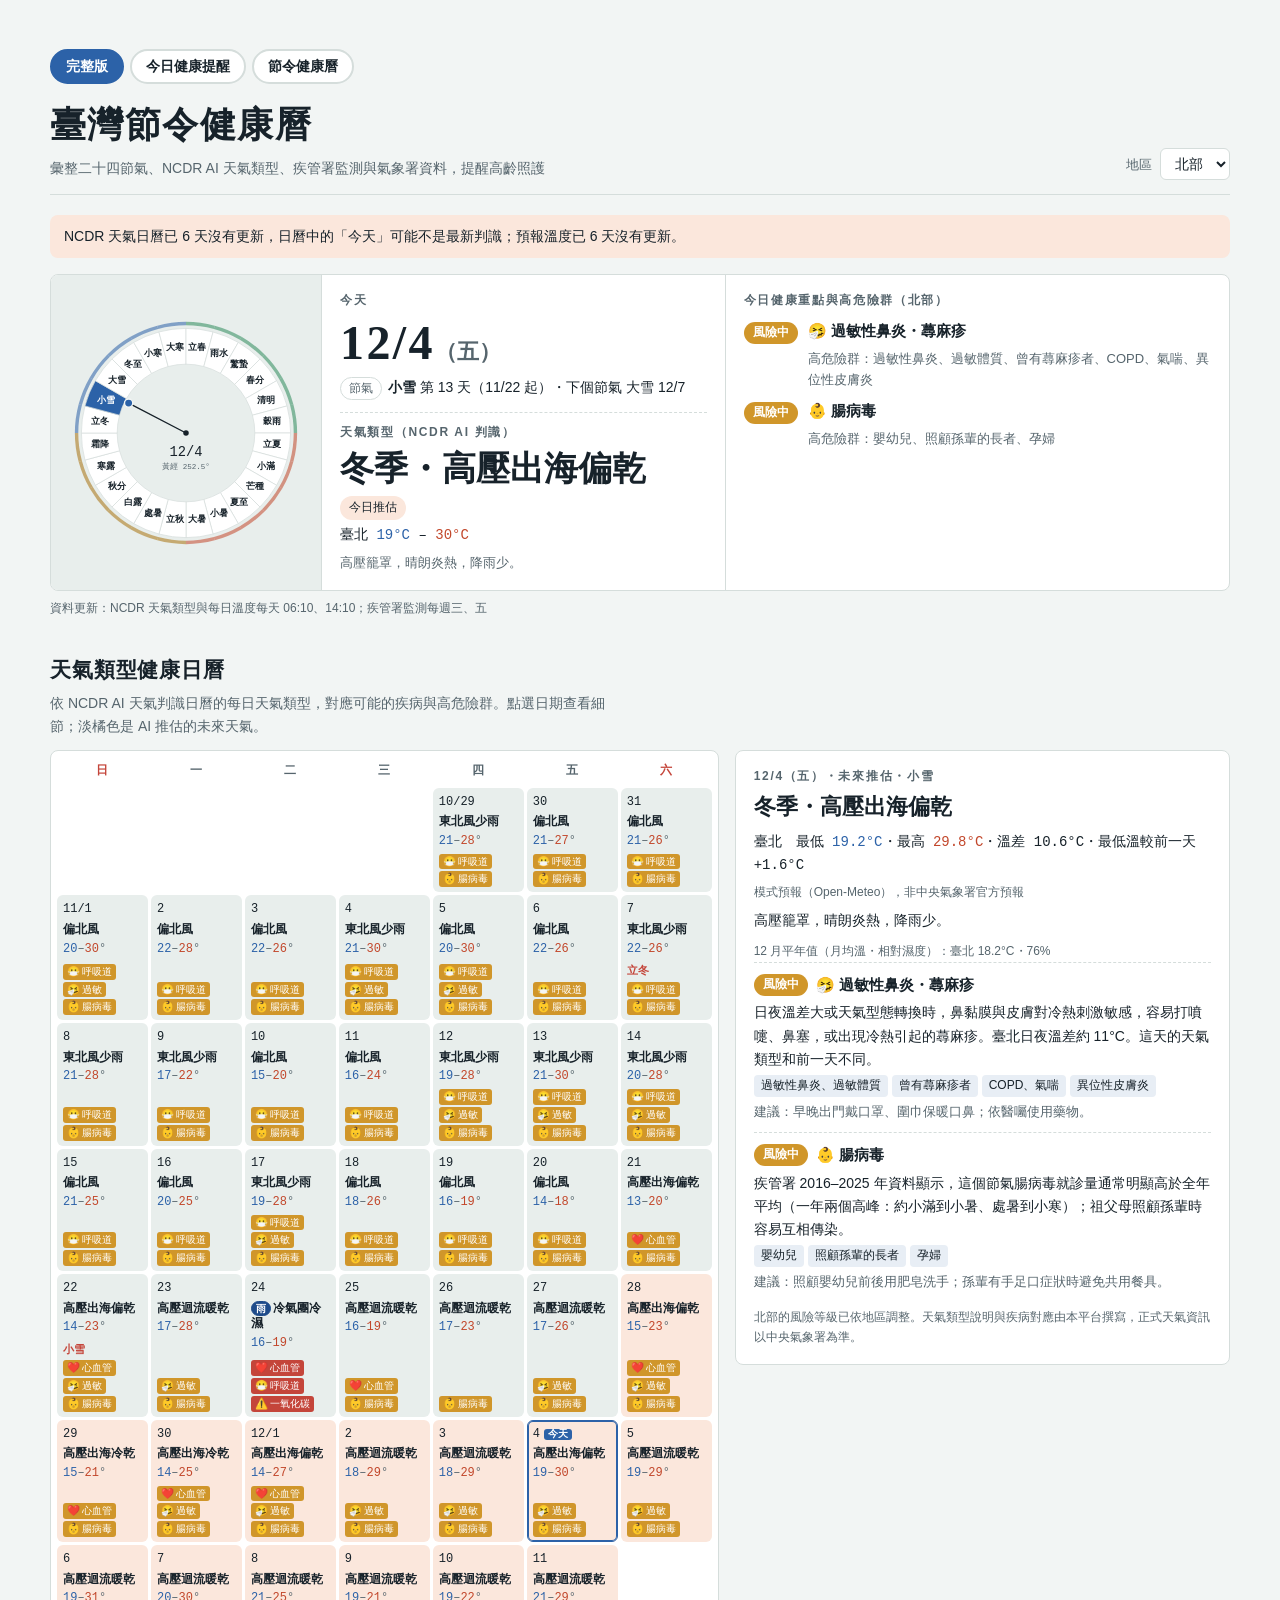
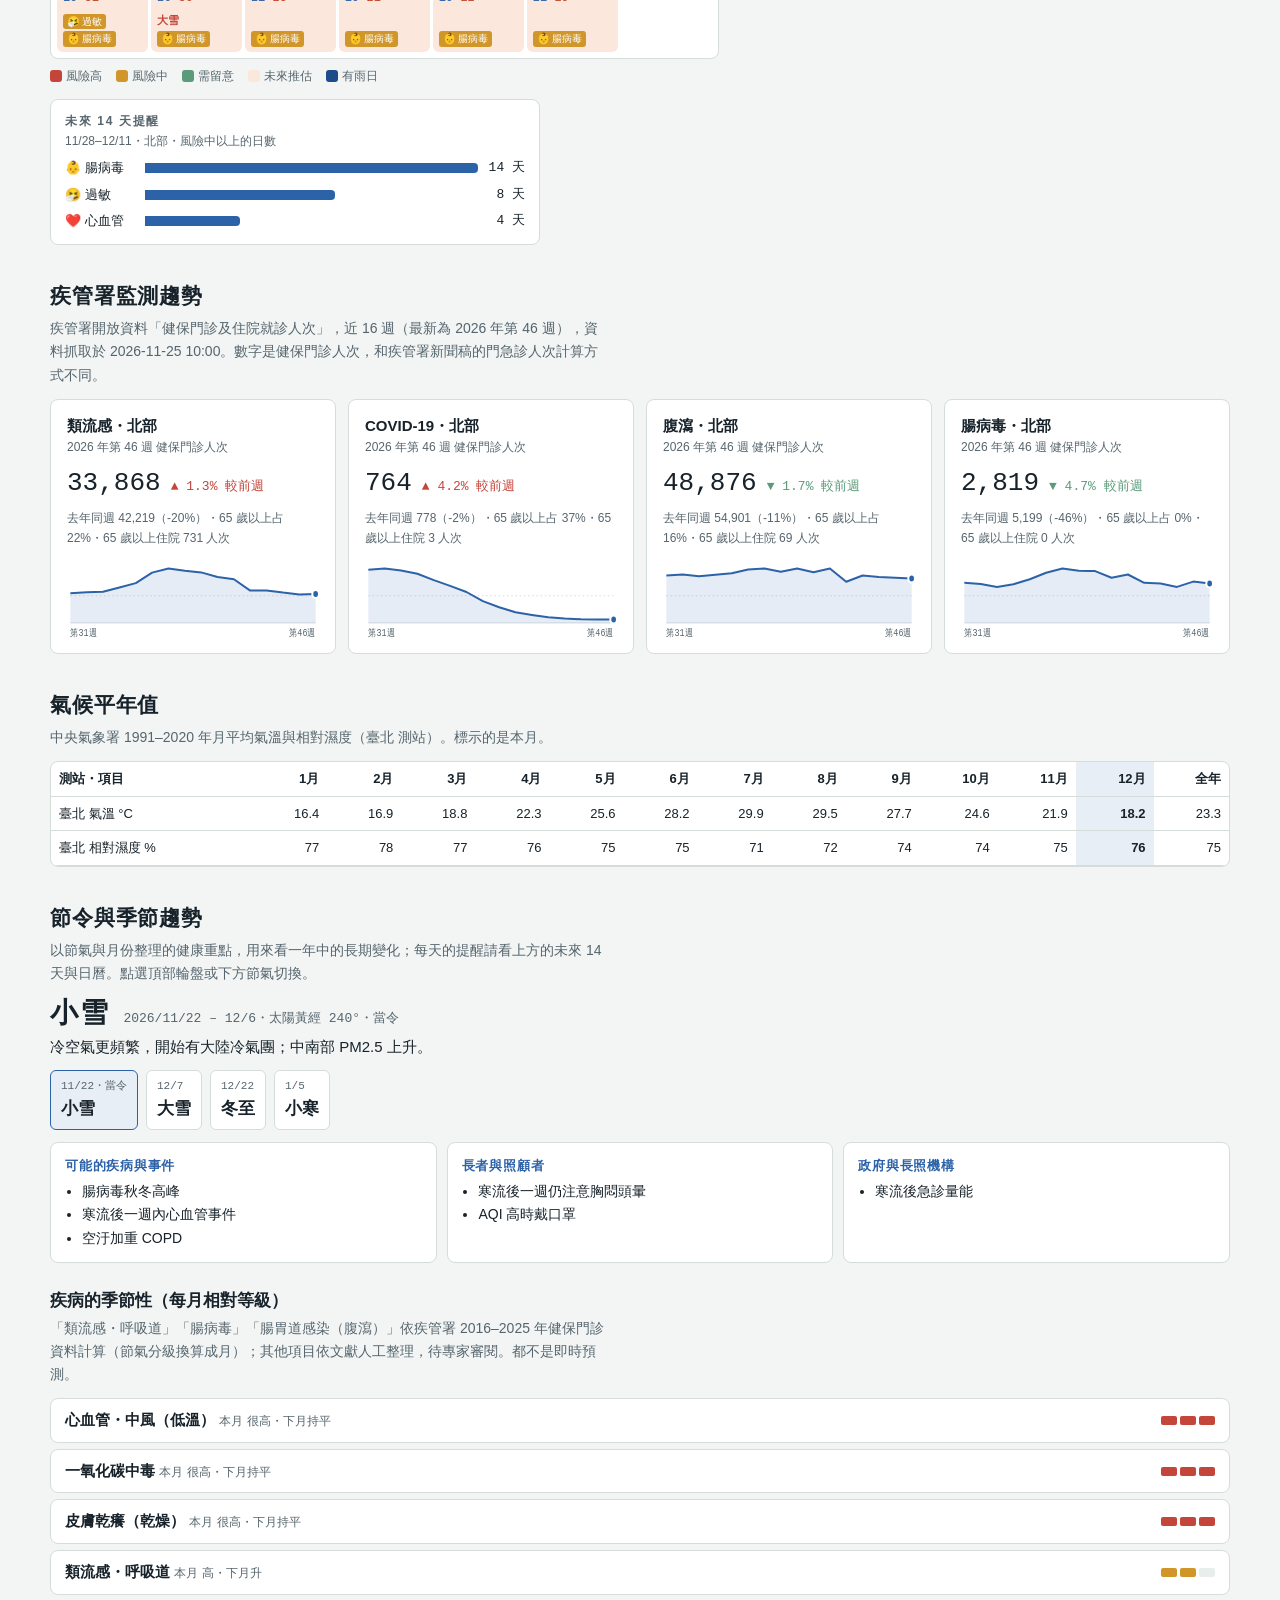
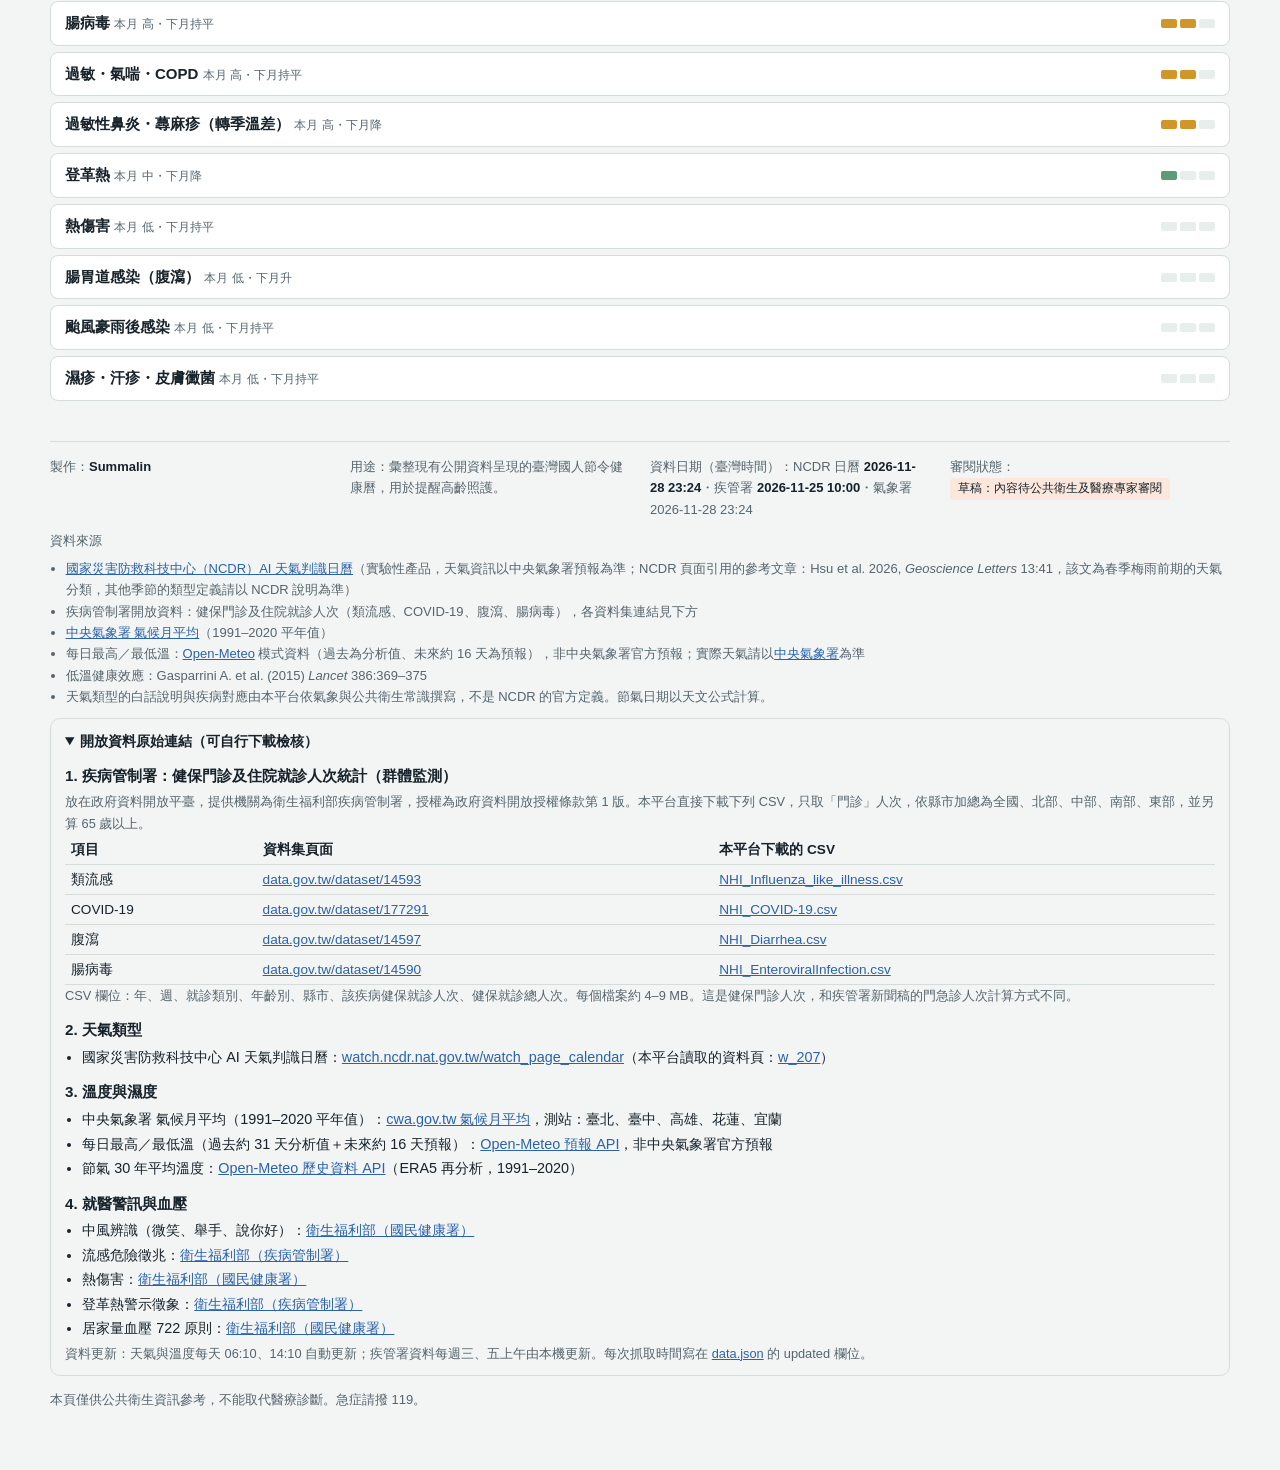
<file: jieqi_health_web/site/index.html>
<!doctype html>
<html lang="zh-Hant-TW">
<head>
<meta charset="utf-8">
<meta http-equiv="Content-Security-Policy" content="default-src 'self'; script-src 'self' 'unsafe-inline'; style-src 'self' 'unsafe-inline' https://fonts.googleapis.com; font-src https://fonts.gstatic.com; img-src 'self' data:; connect-src 'self'; object-src 'none'; base-uri 'self'; form-action 'none'">
<meta name="viewport" content="width=device-width, initial-scale=1, viewport-fit=cover">
<style>:root{padding-top:env(safe-area-inset-top,0px);padding-bottom:env(safe-area-inset-bottom,0px)}body{margin:0}img{max-width:100%}[hidden]{display:none!important}</style>
</head>
<body>
﻿<title>臺灣節令健康曆</title>
<meta name="claude:viewport-fit-sides" content="cover">
<link rel="preconnect" href="https://fonts.googleapis.com">
<link rel="stylesheet" href="https://fonts.googleapis.com/css2?family=Noto+Serif+TC:wght@700;900&family=Noto+Sans+TC:wght@400;500;700&family=IBM+Plex+Mono:wght@400;500&display=swap">
<style>
/* Layout: 頂部今日摘要 → 天氣類型健康日曆（主角）→ 節氣輪盤 → 疾管署趨勢 → 平年值 → 季節風險；手機單欄 */
:root{
  --bg:#f2f5f4; --surface:#ffffff; --ink:#17222a; --muted:#56656d; --line:#d5dddb; --soft:#e8eeec;
  --spring:#2f8a5b; --summer:#c2472b; --autumn:#a8720f; --winter:#2c62a8;
  --accent:var(--winter); --accent-soft:color-mix(in srgb,var(--accent) 11%,var(--surface));
  --lv1:#5b9a7a; --lv2:#d0962a; --lv3:#c4453a; --fcst:#fbe7dc; --rain:#1e4b8a;
  --f-display:"Noto Serif TC","Songti TC","PMingLiU",serif;
  --f-body:"Noto Sans TC","PingFang TC","Microsoft JhengHei",sans-serif;
  --f-mono:"IBM Plex Mono",ui-monospace,Consolas,monospace;
}
@media (prefers-color-scheme: dark){:root:not([data-theme="light"]){
  --bg:#0f161b; --surface:#162028; --ink:#e3eaee; --muted:#93a3ab; --line:#2a3943; --soft:#1d2a33;
  --spring:#5cc18a; --summer:#f0785a; --autumn:#e2ab45; --winter:#6fa2e8;
  --lv1:#5fb48a; --lv2:#e2a940; --lv3:#ec6b5c; --fcst:#3a2a22; --rain:#6fa2e8; color-scheme:dark}}
:root[data-theme="dark"]{
  --bg:#0f161b; --surface:#162028; --ink:#e3eaee; --muted:#93a3ab; --line:#2a3943; --soft:#1d2a33;
  --spring:#5cc18a; --summer:#f0785a; --autumn:#e2ab45; --winter:#6fa2e8;
  --lv1:#5fb48a; --lv2:#e2a940; --lv3:#ec6b5c; --fcst:#3a2a22; --rain:#6fa2e8; color-scheme:dark}
body{background:var(--bg);color:var(--ink);font-family:var(--f-body);font-size:15px;line-height:1.65}
.wrap{max-width:1180px;margin:0 auto;padding-block:24px 48px;padding-left:max(16px,env(safe-area-inset-left,0px));padding-right:max(16px,env(safe-area-inset-right,0px))}
header.top{display:flex;flex-wrap:wrap;align-items:flex-end;justify-content:space-between;gap:12px 24px;border-bottom:1px solid var(--line);padding-bottom:14px;margin-bottom:20px}
header.top h1{font-family:var(--f-display);font-weight:900;font-size:clamp(26px,4vw,36px);margin:0;letter-spacing:.04em}
header.top p{margin:2px 0 0;color:var(--muted);font-size:14px}
.controls{display:flex;flex-wrap:wrap;gap:8px;align-items:center}
.vnav{display:flex;flex-wrap:wrap;gap:6px;margin:0 0 12px;font-size:14px}
.vnav a{display:inline-block;padding:4px 14px;border:2px solid var(--line);border-radius:999px;background:var(--surface);color:var(--ink);text-decoration:none;font-weight:700}
.vnav a:hover{border-color:var(--accent)}
.vnav a[aria-current="page"]{background:var(--accent);border-color:var(--accent);color:var(--accent-ink,#fff)}
.controls label{font-size:13px;color:var(--muted)}
select{font:inherit;font-size:14px;padding:6px 10px;border:1px solid var(--line);border-radius:6px;background:var(--surface);color:var(--ink)}
button{font:inherit;cursor:pointer;color:var(--ink)}
:focus-visible{outline:2px solid var(--accent);outline-offset:2px}
h2{font-family:var(--f-display);font-size:21px;margin:34px 0 4px;letter-spacing:.04em;text-wrap:balance}
.lede{color:var(--muted);font-size:14px;margin:0 0 12px;max-width:72ch}
.notice{background:var(--fcst);border-radius:8px;padding:10px 14px;font-size:14px;margin-bottom:16px}

/* 今日摘要 */
.today{display:grid;grid-template-columns:minmax(0,.9fr) minmax(0,1fr) minmax(0,1.5fr);gap:12px}
@media (max-width:900px){.today{grid-template-columns:minmax(0,1fr)}}
.card{background:var(--surface);border:1px solid var(--line);border-radius:8px;padding:16px 18px;min-width:0}
.eyebrow{font-size:12px;letter-spacing:.14em;color:var(--muted);font-weight:700}
.big{font-family:var(--f-display);font-weight:900;font-size:clamp(34px,5vw,48px);line-height:1.1;margin:6px 0 2px;letter-spacing:.05em}
.meta{font-family:var(--f-mono);font-size:13px;color:var(--muted)}
.wx-type{font-family:var(--f-display);font-weight:700;font-size:clamp(26px,3.6vw,34px);line-height:1.2;margin:6px 0 4px}
.tag{display:inline-block;font-size:12px;padding:1px 8px;border-radius:999px;border:1px solid var(--line);color:var(--muted);margin-right:4px;white-space:nowrap}
.tag.rain{background:var(--rain);border-color:var(--rain);color:#fff}
.tag.fc{background:var(--fcst);border-color:transparent;color:var(--ink)}
.toprisk{display:flex;flex-direction:column;gap:8px;margin-top:8px}
.tr{display:grid;grid-template-columns:auto minmax(0,1fr);gap:4px 10px;align-items:baseline}
.pill{font-size:12px;font-weight:700;padding:1px 9px;border-radius:999px;color:#fff;white-space:nowrap}
.pill.l1{background:var(--lv1)}.pill.l2{background:var(--lv2)}.pill.l3{background:var(--lv3)}
.tr b{font-size:15px}
.tr span.g{grid-column:2;font-size:13px;color:var(--muted)}

#t-date{white-space:nowrap}
#t-date .wd{font-size:.45em;font-weight:700;color:var(--muted);letter-spacing:0}
.termnote{font-size:14px;margin-top:6px;line-height:1.6}
.termnote .tag{margin-right:6px}
.freq{font-size:12px;color:var(--muted);margin-top:8px}

/* 健康日曆 */
.calwrap{display:grid;grid-template-columns:minmax(0,1.35fr) minmax(0,1fr);gap:16px;align-items:start}
@media (max-width:960px){.calwrap{grid-template-columns:minmax(0,1fr)}}
.cal{display:grid;grid-template-columns:repeat(7,minmax(0,1fr));gap:3px;background:var(--surface);border:1px solid var(--line);border-radius:8px;padding:6px}
.cal .hd{text-align:center;font-size:12px;font-weight:700;color:var(--muted);padding:4px 0}
.cal .hd.we{color:var(--lv3)}
.day{min-height:86px;border:1px solid transparent;border-radius:6px;background:var(--soft);padding:4px 5px;text-align:left;display:flex;flex-direction:column;gap:2px;min-width:0}
.day.blank{background:transparent}
.day.fc{background:var(--fcst)}
.day.sel{border-color:var(--accent);box-shadow:inset 0 0 0 1px var(--accent)}
.day.is-today .dn::after{content:"今天";margin-left:4px;font-size:10px;font-weight:700;color:#fff;background:var(--accent);border-radius:3px;padding:0 4px}
.dn{font-family:var(--f-mono);font-size:12px;font-weight:500}
.dt{font-size:12px;font-weight:700;line-height:1.3;overflow-wrap:anywhere}
.ds{font-size:11px;color:var(--lv3);font-weight:700}
.tp{font-family:var(--f-mono);font-size:12px;font-variant-numeric:tabular-nums;color:var(--muted);white-space:nowrap}
.tp .lo{color:var(--winter)}.tp .hi{color:var(--summer)}
.templine{font-family:var(--f-mono);font-size:14px;margin:4px 0 6px;font-variant-numeric:tabular-nums}
.templine .lo{color:var(--winter);font-weight:500}.templine .hi{color:var(--summer);font-weight:500}
@media (max-width:620px){.tp{font-size:10px}}
.dots{display:flex;flex-wrap:wrap;gap:2px;margin-top:auto}
.dot{font-size:10px;line-height:1.5;padding:0 4px;border-radius:3px;color:#fff;white-space:nowrap}
.dot .abbr{display:none}
.dot .ic{margin-right:2px;font-size:1.05em}
.abbr-key{display:none;font-size:12px;color:var(--muted);margin-top:4px}
.dot.l1{background:var(--lv1)}.dot.l2{background:var(--lv2)}.dot.l3{background:var(--lv3)}
@media (max-width:620px){
  .day{min-height:64px;padding:3px}
  .dot{font-size:11px;padding:0 3px;line-height:1.45}
  .dot .full{display:none}
  .dot .abbr{display:inline}
  .abbr-key{display:block}
  .dt{font-size:11px}
}
.legend{display:flex;flex-wrap:wrap;gap:6px 14px;font-size:12px;color:var(--muted);margin-top:8px}
.legend i{display:inline-block;width:12px;height:12px;border-radius:3px;margin-right:4px;vertical-align:-2px}
.detail{position:sticky;top:calc(env(safe-area-inset-top,0px) + 10px)}
@media (max-width:960px){.detail{position:static}}
.detail h3{font-family:var(--f-display);font-size:22px;margin:2px 0 6px}
.detail .expl{font-size:14px;margin:6px 0 10px}
.rk{border-top:1px dashed var(--line);padding:10px 0}
.rk-h{display:flex;flex-wrap:wrap;align-items:center;gap:8px}
.rk-h b{font-size:15px}
.rk p{margin:4px 0;font-size:14px}
.grp{display:flex;flex-wrap:wrap;gap:4px;margin:4px 0}
.grp span{font-size:12px;background:var(--accent-soft);border-radius:4px;padding:1px 7px}
.rk .act{font-size:13px;color:var(--muted)}
.outlook{display:flex;flex-direction:column;gap:5px;margin-top:6px}
.ol{display:grid;grid-template-columns:5.5em minmax(0,1fr) 3em;gap:8px;align-items:center;font-size:13px}
.ol-card{margin-top:12px;padding:12px 14px;max-width:460px}
.ol-card .outlook{margin-top:6px}
.ol .bar{height:10px;border-radius:0 4px 4px 0;background:var(--accent)}
.ol .n{font-family:var(--f-mono);text-align:right;font-variant-numeric:tabular-nums}

/* 節氣 */
.jq{display:grid;grid-template-columns:minmax(260px,340px) minmax(0,1fr);gap:20px;align-items:start}
@media (max-width:820px){.jq{grid-template-columns:minmax(0,1fr)}}
svg.wheel{width:100%;max-width:340px;height:auto;display:block;margin:0 auto}
.seg{cursor:pointer}
.seg:hover{opacity:.8}
.wheel text{font-family:var(--f-display);font-size:13.5px;font-weight:700;pointer-events:none}
.term-name{font-family:var(--f-display);font-weight:900;font-size:28px;line-height:1.1;letter-spacing:.06em}
.jq-h{display:flex;flex-wrap:wrap;align-items:baseline;gap:4px 14px}
.jq-cl{margin:6px 0 0;max-width:68ch}
.h3{font-family:var(--f-display);font-size:17px;margin:24px 0 2px}
.summary{display:grid;grid-template-columns:minmax(200px,270px) minmax(0,1fr) minmax(0,1.25fr);gap:0;padding:0;overflow:hidden}
.summary>div{padding:16px 18px;min-width:0}
.summary>div+div{border-left:1px solid var(--line)}
.sum-wheel{display:flex;align-items:center;justify-content:center;background:var(--soft)}
.sum-wheel svg.wheel{max-width:270px}
.sum-wx{margin-top:12px;padding-top:10px;border-top:1px dashed var(--line)}
@media (max-width:900px){.summary{grid-template-columns:minmax(0,1fr)}.summary>div+div{border-left:0;border-top:1px solid var(--line)}.sum-wheel svg.wheel{max-width:260px}}
.cols{display:grid;grid-template-columns:repeat(auto-fit,minmax(220px,1fr));gap:10px;margin-top:12px}
.box{background:var(--surface);border:1px solid var(--line);border-radius:8px;padding:12px 14px;min-width:0}
.box h4{margin:0 0 4px;font-size:13px;letter-spacing:.06em;color:var(--accent)}
.box ul{margin:0;padding-left:1.2em;font-size:14px}
.tl{display:flex;flex-wrap:wrap;gap:8px;margin-top:10px}
.tl button{background:var(--surface);border:1px solid var(--line);border-radius:6px;padding:6px 10px;text-align:left}
.tl button.cur{border-color:var(--accent);background:var(--accent-soft)}
.tl .d{display:block;font-family:var(--f-mono);font-size:11px;color:var(--muted)}
.tl .n{font-family:var(--f-display);font-weight:700;font-size:17px}

/* 疾管署 */
.sm{display:grid;grid-template-columns:repeat(auto-fit,minmax(250px,1fr));gap:12px}
.sm .card{padding:14px 16px}
.sm h4{margin:0;font-size:15px}
.kpi{display:flex;align-items:baseline;gap:10px;flex-wrap:wrap;margin:4px 0}
.kpi b{font-family:var(--f-mono);font-size:26px;font-weight:500;font-variant-numeric:tabular-nums}
.chg{font-size:13px;font-family:var(--f-mono)}
.chg.up{color:var(--lv3)}.chg.dn{color:var(--lv1)}
.sub{font-size:12px;color:var(--muted);font-variant-numeric:tabular-nums}
.spark{position:relative;margin-top:6px}
.spark svg{width:100%;height:84px;display:block;overflow:visible}
.tip{position:absolute;pointer-events:none;background:var(--ink);color:var(--bg);font-size:12px;padding:3px 7px;border-radius:4px;white-space:nowrap;transform:translate(-50%,-110%);font-variant-numeric:tabular-nums}

/* 平年值 */
.tblwrap{overflow-x:auto;background:var(--surface);border:1px solid var(--line);border-radius:8px}
table.cl{border-collapse:collapse;width:100%;font-variant-numeric:tabular-nums;font-size:13px;min-width:640px}
table.cl th,table.cl td{padding:6px 8px;text-align:right;border-bottom:1px solid var(--line)}
table.cl th:first-child,table.cl td:first-child{text-align:left;white-space:nowrap}
table.cl .now{background:var(--accent-soft);font-weight:700}

/* 季節風險 */
details.risk{background:var(--surface);border:1px solid var(--line);border-radius:8px;margin-bottom:6px}
details.risk summary{list-style:none;display:grid;grid-template-columns:minmax(0,1fr) auto;gap:12px;align-items:center;padding:9px 14px;cursor:pointer}
details.risk summary::-webkit-details-marker{display:none}
.meter{display:flex;gap:3px}
.meter i{width:16px;height:9px;border-radius:2px;background:var(--soft)}
.rbody{padding:0 14px 12px;font-size:14px}

footer{margin-top:40px;padding-top:14px;border-top:1px solid var(--line);font-size:13px;color:var(--muted)}
footer .org{display:grid;grid-template-columns:repeat(auto-fit,minmax(220px,1fr));gap:6px 20px;margin-bottom:10px}
footer .org b{color:var(--ink)}
footer ul{padding-left:1.2em;margin:6px 0}
footer a{color:var(--accent)}
.review{display:inline-block;background:var(--fcst);color:var(--ink);border-radius:4px;padding:1px 8px;font-size:12px}
@media (prefers-reduced-motion:reduce){*{transition:none!important}}
</style>

<div class="wrap">
  <nav class="vnav" aria-label="切換版本"><a href="./" aria-current="page">完整版</a><a href="v2/">今日健康提醒</a><a href="v3/">節令健康曆</a></nav>
  <header class="top">
    <div>
      <h1>臺灣節令健康曆</h1>
      <p>彙整二十四節氣、NCDR AI 天氣類型、疾管署監測與氣象署資料，提醒高齡照護</p>
    </div>
    <div class="controls">
      <label for="region">地區</label>
      <select id="region">
        <option value="北部">北部</option>
        <option value="中部">中部</option>
        <option value="南部">南部</option>
        <option value="東部">東部</option>
      </select>
    </div>
  </header>

  <div class="notice" id="notice" hidden></div>

  <section class="card summary" aria-label="今日摘要">
    <div class="sum-wheel">
      <svg class="wheel" id="wheel" viewBox="0 0 340 340" role="img" aria-label="二十四節氣輪盤，點選節氣看該節氣的健康重點"></svg>
    </div>
    <div class="sum-today">
      <div class="eyebrow">今天</div>
      <div class="big" id="t-date">—</div>
      <div class="termnote" id="t-term"></div>
      <div class="sum-wx">
        <div class="eyebrow">天氣類型（NCDR AI 判識）</div>
        <div class="wx-type" id="t-wx">讀取中…</div>
        <div id="t-wx-tags"></div>
      </div>
    </div>
    <div class="sum-risk">
      <div class="eyebrow" id="t-risk-h">今日健康重點與高危險群</div>
      <div class="toprisk" id="t-risk"></div>
    </div>
  </section>
  <div class="freq" id="freq">資料更新：NCDR 天氣類型與每日溫度每天 06:10、14:10；疾管署監測每週三、五</div>

  <h2>天氣類型健康日曆</h2>
  <p class="lede">依 NCDR AI 天氣判識日曆的每日天氣類型，對應可能的疾病與高危險群。點選日期查看細節；淡橘色是 AI 推估的未來天氣。</p>
  <div class="calwrap">
    <div>
      <div class="cal" id="cal" role="grid" aria-label="天氣類型健康日曆"></div>
      <div class="legend">
        <span><i style="background:var(--lv3)"></i>風險高</span>
        <span><i style="background:var(--lv2)"></i>風險中</span>
        <span><i style="background:var(--lv1)"></i>需留意</span>
        <span><i style="background:var(--fcst)"></i>未來推估</span>
        <span><i style="background:var(--rain)"></i>有雨日</span>
      </div>
      <div class="abbr-key" id="abbr-key"></div>
      <div class="card ol-card">
        <div class="eyebrow">未來 14 天提醒</div>
        <div class="sub" id="ol-h"></div>
        <div class="outlook" id="outlook"></div>
      </div>
    </div>
    <aside class="card detail" id="detail" aria-live="polite"></aside>
  </div>

  <h2>疾管署監測趨勢</h2>
  <p class="lede" id="cdc-lede">疾管署開放資料「健保門診及住院就診人次」，近 16 週。數字是健保門診人次，和疾管署新聞稿的門急診人次計算方式不同。</p>
  <div class="sm" id="cdc"></div>

  <h2>氣候平年值</h2>
  <p class="lede" id="cl-lede">中央氣象署 1991–2020 年月平均氣溫與相對濕度。</p>
  <div class="tblwrap"><table class="cl" id="cl"></table></div>

  <h2 id="jq">節令與季節趨勢</h2>
  <p class="lede">以節氣與月份整理的健康重點，用來看一年中的長期變化；每天的提醒請看上方的未來 14 天與日曆。點選頂部輪盤或下方節氣切換。</p>
  <div class="jqd">
    <div class="jq-h"><span class="term-name" id="j-name"></span><span class="meta" id="j-meta"></span></div>
    <p class="jq-cl" id="j-cl"></p>
    <div class="tl" id="j-tl"></div>
    <div class="cols" id="j-cols"></div>
  </div>
  <h3 class="h3">疾病的季節性（每月相對等級）</h3>
  <p class="lede">「類流感・呼吸道」「腸病毒」「腸胃道感染（腹瀉）」依疾管署 2016–2025 年健保門診資料計算（節氣分級換算成月）；其他項目依文獻人工整理，待專家審閱。都不是即時預測。</p>
  <div id="season"></div>

  <footer>
    <div class="org" id="org"></div>
    <div>資料來源</div>
    <ul>
      <li><a href="https://watch.ncdr.nat.gov.tw/watch_page_calendar" target="_blank" rel="noopener">國家災害防救科技中心（NCDR）AI 天氣判識日曆</a>（實驗性產品，天氣資訊以中央氣象署預報為準；NCDR 頁面引用的參考文章：Hsu et al. 2026, <i>Geoscience Letters</i> 13:41，該文為春季梅雨前期的天氣分類，其他季節的類型定義請以 NCDR 說明為準）</li>
      <li>疾病管制署開放資料：健保門診及住院就診人次（類流感、COVID-19、腹瀉、腸病毒），各資料集連結見下方</li>
      <li><a href="https://www.cwa.gov.tw/V8/C/C/Statistics/monthlymean.html" target="_blank" rel="noopener">中央氣象署 氣候月平均</a>（1991–2020 平年值）</li>
      <li>每日最高／最低溫：<a href="https://open-meteo.com/" target="_blank" rel="noopener">Open-Meteo</a> 模式資料（過去為分析值、未來約 16 天為預報），非中央氣象署官方預報；實際天氣請以<a href="https://www.cwa.gov.tw/" target="_blank" rel="noopener">中央氣象署</a>為準</li>
      <li>低溫健康效應：Gasparrini A. et al. (2015) <i>Lancet</i> 386:369–375</li>
      <li>天氣類型的白話說明與疾病對應由本平台依氣象與公共衛生常識撰寫，不是 NCDR 的官方定義。節氣日期以天文公式計算。</li>
    </ul>
<!--SOURCES_BEGIN-->
<details class="srcs" open>
  <summary>開放資料原始連結（可自行下載檢核）</summary>
  <style>
  .srcs{margin:10px 0;padding:10px 14px;border:1px solid var(--line);border-radius:10px;font-size:.9rem;line-height:1.7;color:var(--ink)}
  .srcs summary{cursor:pointer;font-weight:700}
  .srcs h4{margin:10px 0 2px;font-size:.95rem}
  .srcs ul{margin:2px 0;padding-left:1.2em}
  .srcs table{border-collapse:collapse;width:100%;font-size:.85rem}
  .srcs th,.srcs td{border-bottom:1px solid var(--line);padding:3px 6px;text-align:left;vertical-align:top}
  .srcs .sub{color:var(--muted);font-size:.8rem}
  .srcs a{word-break:break-all}
  </style>
  <h4>1. 疾病管制署：健保門診及住院就診人次統計（群體監測）</h4>
  <div class="sub">放在政府資料開放平臺，提供機關為衛生福利部疾病管制署，授權為政府資料開放授權條款第 1 版。本平台直接下載下列 CSV，只取「門診」人次，依縣市加總為全國、北部、中部、南部、東部，並另算 65 歲以上。</div>
  <table>
    <tr><th>項目</th><th>資料集頁面</th><th>本平台下載的 CSV</th></tr>
    <tr><td>類流感</td><td><a href="https://data.gov.tw/dataset/14593" target="_blank" rel="noopener">data.gov.tw/dataset/14593</a></td><td><a href="https://od.cdc.gov.tw/eic/NHI_Influenza_like_illness.csv" target="_blank" rel="noopener">NHI_Influenza_like_illness.csv</a></td></tr>
    <tr><td>COVID-19</td><td><a href="https://data.gov.tw/dataset/177291" target="_blank" rel="noopener">data.gov.tw/dataset/177291</a></td><td><a href="https://od.cdc.gov.tw/eic/NHI_COVID-19.csv" target="_blank" rel="noopener">NHI_COVID-19.csv</a></td></tr>
    <tr><td>腹瀉</td><td><a href="https://data.gov.tw/dataset/14597" target="_blank" rel="noopener">data.gov.tw/dataset/14597</a></td><td><a href="https://od.cdc.gov.tw/eic/NHI_Diarrhea.csv" target="_blank" rel="noopener">NHI_Diarrhea.csv</a></td></tr>
    <tr><td>腸病毒</td><td><a href="https://data.gov.tw/dataset/14590" target="_blank" rel="noopener">data.gov.tw/dataset/14590</a></td><td><a href="https://od.cdc.gov.tw/eic/NHI_EnteroviralInfection.csv" target="_blank" rel="noopener">NHI_EnteroviralInfection.csv</a></td></tr>
  </table>
  <div class="sub">CSV 欄位：年、週、就診類別、年齡別、縣市、該疾病健保就診人次、健保就診總人次。每個檔案約 4–9 MB。這是健保門診人次，和疾管署新聞稿的門急診人次計算方式不同。</div>

  <h4>2. 天氣類型</h4>
  <ul>
    <li>國家災害防救科技中心 AI 天氣判識日曆：<a href="https://watch.ncdr.nat.gov.tw/watch_page_calendar" target="_blank" rel="noopener">watch.ncdr.nat.gov.tw/watch_page_calendar</a>（本平台讀取的資料頁：<a href="https://watch.ncdr.nat.gov.tw/w_207" target="_blank" rel="noopener">w_207</a>）</li>
  </ul>

  <h4>3. 溫度與濕度</h4>
  <ul>
    <li>中央氣象署 氣候月平均（1991–2020 平年值）：<a href="https://www.cwa.gov.tw/V8/C/C/Statistics/monthlymean.html" target="_blank" rel="noopener">cwa.gov.tw 氣候月平均</a>，測站：臺北、臺中、高雄、花蓮、宜蘭</li>
    <li>每日最高／最低溫（過去約 31 天分析值＋未來約 16 天預報）：<a href="https://open-meteo.com/en/docs" target="_blank" rel="noopener">Open-Meteo 預報 API</a>，非中央氣象署官方預報</li>
    <li>節氣 30 年平均溫度：<a href="https://open-meteo.com/en/docs/historical-weather-api" target="_blank" rel="noopener">Open-Meteo 歷史資料 API</a>（ERA5 再分析，1991–2020）</li>
  </ul>

  <h4>4. 就醫警訊與血壓</h4>
  <ul>
    <li>中風辨識（微笑、舉手、說你好）：<a href="https://mohw.gov.tw/cp-16-74897-1.html" target="_blank" rel="noopener">衛生福利部（國民健康署）</a></li>
    <li>流感危險徵兆：<a href="https://www.mohw.gov.tw/cp-16-88360-1.html" target="_blank" rel="noopener">衛生福利部（疾病管制署）</a></li>
    <li>熱傷害：<a href="https://mohw.gov.tw/cp-16-82821-1.html" target="_blank" rel="noopener">衛生福利部（國民健康署）</a></li>
    <li>登革熱警示徵象：<a href="https://mohw.gov.tw/cp-16-86925-1.html" target="_blank" rel="noopener">衛生福利部（疾病管制署）</a></li>
    <li>居家量血壓 722 原則：<a href="https://www.mohw.gov.tw/cp-2704-87239-1.html" target="_blank" rel="noopener">衛生福利部（國民健康署）</a></li>
  </ul>
  <div class="sub">資料更新：天氣與溫度每天 06:10、14:10 自動更新；疾管署資料每週三、五上午由本機更新。每次抓取時間寫在 <a href="https://summalintw-boop.github.io/taiwan-jieqi-health/data.json" target="_blank" rel="noopener">data.json</a> 的 updated 欄位。</div>
</details>
<!--SOURCES_END-->
    <p>本頁僅供公共衛生資訊參考，不能取代醫療診斷。急症請撥 119。</p>
  </footer>
</div>

<script>
(function(){
// ===== 機關資訊：上線前請修改 =====
const SITE={
  maker:'Summalin',
  purpose:'彙整現有公開資料呈現的臺灣國人節令健康曆，用於提醒高齡照護。',
  review:'草稿：內容待公共衛生及醫療專家審閱',
};

const $=id=>document.getElementById(id);
const esc=s=>String(s??'').replace(/[&<>"']/g,c=>({'&':'&amp;','<':'&lt;','>':'&gt;','"':'&quot;',"'":'&#39;'}[c]));
const WD='日一二三四五六';
let DATA=null, REGION='北部', SEL=null, PICK=null;
try{const r=localStorage.getItem('jq-region');if(['北部','中部','南部','東部'].includes(r))REGION=r;}catch(e){}
$('region').value=REGION;

// ===== 天文：太陽視黃經 =====
const rad=Math.PI/180;
function sunLon(jd){const T=(jd-2451545)/36525;const L0=280.46646+36000.76983*T+0.0003032*T*T;const M=(357.52911+35999.05029*T-0.0001537*T*T)*rad;const C=(1.914602-0.004817*T-0.000014*T*T)*Math.sin(M)+(0.019993-0.000101*T)*Math.sin(2*M)+0.000289*Math.sin(3*M);const om=(125.04-1934.136*T)*rad;const l=L0+C-0.00569-0.00478*Math.sin(om);return((l%360)+360)%360;}
const toJD=ms=>ms/86400000+2440587.5, fromJD=jd=>(jd-2440587.5)*86400000;
function solve(t,g){let jd=g;for(let i=0;i<8;i++){const d=((t-sunLon(jd)+540)%360)-180;jd+=d*365.2422/360;}return jd;}
function tw(jd){const t=new Date(fromJD(jd)+8*3600000);return{y:t.getUTCFullYear(),m:t.getUTCMonth()+1,d:t.getUTCDate()};}
function ymdJD(s){const[y,m,d]=s.split('-').map(Number);return toJD(Date.UTC(y,m-1,d,15,59));}
function todayYMD(){const t=tw(toJD(Date.now()));return`${t.y}-${String(t.m).padStart(2,'0')}-${String(t.d).padStart(2,'0')}`;}
function termAt(ymd){const jd=ymdJD(ymd),lon=sunLon(jd),i=Math.floor(lon/15);const st=solve(i*15,jd-(lon-i*15)*365.2422/360);return{jd,lon,i,st};}

// ===== 節氣內容（黃經 0,15,…,345）=====
const S={sp:'spring',su:'summer',au:'autumn',wi:'winter'};
const T=[
 ['春分',S.sp,'晝夜等長，鋒面頻繁；春季境外汙染與沙塵常使空品轉差。',['過敏性鼻炎、氣喘、COPD 惡化','溫差大，血壓波動'],['外出前查看空品 AQI','依醫囑使用藥物'],['空品預警連結社區據點與長照機構']],
 ['清明',S.sp,'春雨綿綿、氣溫回升，掃墓移動人潮多。',['腸病毒開始上升','掃墓跌倒、蜂螫、熱衰竭'],['掃墓避開正午、穿防滑鞋','祭品不要久放再吃'],['教保機構腸病毒衛教']],
 ['穀雨',S.sp,'雨量增加、轉為悶熱，黴菌與塵蟎容易孳生。',['腸病毒升溫','黴菌與塵蟎過敏','食物容易腐壞'],['寢具熱水清洗、室內除濕','剩菜盡快冷藏'],['食品衛生稽查']],
 ['立夏',S.su,'入夏，氣溫明顯上升，梅雨鋒面即將報到。',['腸病毒上升','熱傷害開始出現'],['少量多次喝水','住家內外倒積水'],['熱傷害預警上線']],
 ['小滿',S.su,'梅雨季，豪雨可能引發淹水與土石流。',['腸病毒夏季高峰','淹水後鉤端螺旋體、類鼻疽'],['淹水清理穿雨鞋戴手套','準備防災包與 3 天份藥物'],['更新長照機構與行動不便者撤離名冊']],
 ['芒種',S.su,'梅雨後期，高溫高濕，午後雷陣雨。',['腸病毒重症好發','熱傷害','皮膚黴菌感染'],['室內熱時開冷氣或電扇','留意尿量減少與頭暈'],['熱危害警示發給關懷員']],
 ['夏至',S.su,'日照最長，午後雷陣雨頻繁。',['熱衰竭、熱中暑','腸病毒夏季高峰','登革熱'],['10–14 時避免外出','室內也會中暑'],['設置清涼避暑據點']],
 ['小暑',S.su,'颱風季開始，炎熱潮濕。',['熱傷害','颱風外傷與停電'],['颱風前備妥藥物與行動電源','維生器材使用者備援電源'],['維生器材用電名冊與優先復電']],
 ['大暑',S.su,'全年最熱，高溫可達 35°C 以上。',['熱中暑','脫水、泌尿道感染','高溫心血管事件'],['分次喝水，心腎病人依醫囑','體溫持續上升、意識不清，立即就醫或撥 119'],['長照與居服排班避開高溫']],
 ['立秋',S.au,'名為入秋，實際仍炎熱，颱風活躍。',['颱風豪雨後類鼻疽、鉤端螺旋體','登革熱上升'],['災後清理戴口罩、雨鞋、手套','清除積水容器'],['災後感染症監測']],
 ['處暑',S.au,'暑氣漸消，南部仍濕熱，颱風豪雨不斷。',['登革熱升溫','開學後腸病毒上升'],['防蚊、清積水','出現重症警示徵象儘速就醫'],['登革熱擴散預警']],
 ['白露',S.au,'早晚轉涼，日夜溫差加大；南部登革熱進入高峰。',['登革熱高峰','開學群聚呼吸道感染','溫差血壓波動'],['早晚加外套','長者務必防蚊'],['準備疫苗接種動線']],
 ['秋分',S.au,'東北季風開始影響北部；秋颱與東北季風共伴易致豪雨。',['登革熱高峰','共伴效應豪雨','過敏性鼻炎'],['注意豪雨特報','鼻炎氣喘回診調藥'],['長照機構防災計畫檢查']],
 ['寒露',S.au,'北部轉涼、中南部乾燥；10/1 公費流感與新冠疫苗開打。',['流感、新冠接種期','空品轉差'],['65 歲以上儘早接種疫苗','依資格補種肺炎鏈球菌疫苗'],['機構住民與員工接種率追蹤']],
 ['霜降',S.au,'日夜溫差大，空品持續轉差。',['腸病毒秋冬高峰','低溫心血管事件','皮膚乾癢'],['起床先坐起再下床','規律量血壓'],['低溫特報與獨居關懷名單']],
 ['立冬',S.wi,'入冬，東北季風增強；北部與東北部濕冷，中南部乾燥、溫差大。',['腸病毒秋冬高峰','降溫後心肌梗塞、中風','一氧化碳中毒'],['頭頸手腳保暖','胸痛、單側無力打 119','熱水器裝在室外'],['寒流期間優先關懷獨居長者','機構腹瀉與發燒群聚通報']],
 ['小雪',S.wi,'冷空氣更頻繁，開始有大陸冷氣團；中南部 PM2.5 上升。',['腸病毒秋冬高峰','寒流後一週內心血管事件','空汙加重 COPD'],['寒流後一週仍注意胸悶頭暈','AQI 高時戴口罩'],['寒流後急診量能']],
 ['大雪',S.wi,'寒流機會增加，平地可能低於 10°C。',['低溫死亡風險升高','一氧化碳中毒高峰','流感開始上升'],['不要燒炭取暖','貝類煮熟、肥皂洗手'],['低溫特報觸發獨居訪視與街友收容']],
 ['冬至',S.wi,'夜最長，寒流頻繁；進補與聚餐多。',['流感高峰開始','進補飲酒加重心血管負擔','一氧化碳中毒'],['進補不配酒','湯圓小口吃'],['門急診分流']],
 ['小寒',S.wi,'全年最冷時段之一，寒流常見。',['低溫心血管與呼吸道死亡高峰','失溫','一氧化碳中毒'],['室內也要穿暖','獨居長者每天聯繫家人'],['低溫特報當天電話問安與送餐察看']],
 ['大寒',S.wi,'最冷節氣，春節前人潮移動、聚餐多。',['流感高峰','低溫心血管事件','腹瀉（諾羅病毒）偏多'],['返鄉前補打疫苗','依醫囑使用藥物'],['春節醫療院所輪值']],
 ['立春',S.sp,'冬春交替，冷氣團仍頻繁；春節返鄉聚集。',['流感與腹瀉高峰','低溫心血管事件'],['不舒服不要拖到年後','長者坐離門口避風'],['機構訪客有症狀暫緩探視']],
 ['雨水',S.sp,'降雨增加、濕冷，春雨開始。',['呼吸道感染持續','濕滑跌倒'],['浴室防滑墊與扶手','雨天穿防滑鞋'],['居家無障礙與防跌補助宣導']],
 ['驚蟄',S.sp,'回暖但寒流可能回馬槍，蟲媒開始活動。',['溫差心血管事件','過敏、氣喘','境外移入登革熱'],['不要太早收起冬衣','返國發燒告知旅遊史'],['病媒蚊孳生源清除啟動']],
].map(a=>({n:a[0],s:a[1],c:a[2],f:a[3],e:a[4],g:a[5]}));

// ===== 天氣類型 → 健康風險 規則 =====
const G={
  old:'65 歲以上長者', solo:'獨居長者', cvd:'高血壓、心臟病、中風病史', dm:'糖尿病', ckd:'慢性腎病、洗腎',
  copd:'COPD、氣喘', baby:'嬰幼兒', ltc:'長照機構住民', unvax:'未接種疫苗者', outdoor:'戶外工作者',
  mob:'行動不便、失能者', home:'街友', vent:'使用居家呼吸器、製氧機者', oldhouse:'老舊公寓住戶', skin:'異位性皮膚炎', imm:'免疫力低下者', care:'照顧孫輩的長者', preg:'孕婦',
  allergy:'過敏性鼻炎、過敏體質', urt:'曾有蕁麻疹者', bed:'臥床、長期穿尿布者'
};
function parseWx(d){
  const t=(d.type||'')+' '+(d.season||''), m=+d.date.slice(5,7);
  let season=/冬/.test(d.season)?'wi':/梅/.test(d.season)?'me':/春/.test(d.season)?'sp':/夏/.test(d.season)?'su':/秋/.test(d.season)?'au':
    ([12,1,2].includes(m)?'wi':[3,4].includes(m)?'sp':[5,6].includes(m)?'me':[7,8,9].includes(m)?'su':'au');
  return{season,m,
    ne:/東北/.test(t), n:/偏北|北風|北方/.test(t)&&!/東北/.test(t), cold:/寒流|冷氣團|冷高壓|寒潮/.test(t),
    sw:/西南/.test(t), s:/偏南|南風/.test(t)&&!/西南/.test(t), e:/偏東|東風/.test(t)&&!/東北/.test(t),
    front:/鋒面/.test(t), ty:/颱/.test(t), high:/高壓|太平洋/.test(t)&&!/冷高壓/.test(t), conv:/對流|雷/.test(t),
    wet:d.rain||(/多雨|豪雨|大雨|降雨/.test(t)&&!/少雨/.test(t)), dry:/少雨|無雨|乾/.test(t)||(!d.rain&&!/雨/.test(t)),
    region:(t.match(/北部|中部|南部|東部|東北部|西半部|迎風/)||[''])[0]};
}
// 白話說明（本平台撰寫，非 NCDR 官方定義）
const WX_TEXT={
  '東北風少雨':'東北季風影響，北部、東北部多雲偶有短暫雨，中南部晴朗乾燥、日夜溫差大；中南部在背風側，空氣汙染物容易累積。',
  '東北風多雨':'東北季風帶來水氣，迎風面的北部、東北部與東部降雨明顯、濕冷；中南部多雲。',
  '偏北風':'風向偏北，冷空氣較直接南下，各地早晚偏涼；西半部大致晴朗乾燥，溫差大。',
};
function wxText(d,f){
  if(WX_TEXT[d.type])return WX_TEXT[d.type];
  const p=[];
  if(f.cold)p.push('冷空氣強，各地明顯降溫');
  if(f.ne)p.push('東北季風影響'); if(f.n)p.push('風向偏北，氣溫偏低');
  if(f.sw)p.push('西南氣流帶來充沛水氣，中南部易有大雨'); if(f.s)p.push('偏南風，溫暖潮濕');
  if(f.e)p.push('偏東風，東半部易有雨、西半部偏熱'); if(f.front)p.push('鋒面通過，降雨並可能降溫');
  if(f.ty)p.push('颱風影響，風雨與災害風險高'); if(f.high)p.push('高壓籠罩，晴朗炎熱');
  if(f.conv)p.push('午後對流旺盛，局部雷陣雨');
  p.push(f.wet?'有降雨':'降雨少');
  return p.join('，')+'。';
}
// 每日最高／最低溫（Open-Meteo），依地區取代表測站
function tempOf(date,region){
  const st=STN[region][0], s=DATA&&DATA.temp&&DATA.temp.stations&&DATA.temp.stations[st];
  if(!s||!s[date])return null;
  const pd=new Date(Date.parse(date+'T00:00:00Z')-86400000).toISOString().slice(0,10), p=s[pd], [mx,mn]=s[date];
  return{st,mx,mn,rng:mx-mn,dmn:p?mn-p[1]:0};
}
// 地區加權：某些風險在特定地區較明顯
const RW={air:{中部:1,南部:1,東部:-1},wetcold:{北部:1,東部:1,中部:-1,南部:-1},dengue:{南部:1,北部:-1,東部:-1},heat:{中部:0,南部:0}};
// @@HIST_BEGIN（由 sync_hist_rules.py 產生，請勿手改）
// 疾管署健保門診歷史季節性分級（全國、全年齡，統計產生 2026-11-12 09:30）：0 低於年平均、1 略高、2 明顯偏高（≥1.10 倍）、3 歷史高峰（≥1.25 倍）
// 字串第 0 字＝春分…第 23 字＝驚蟄；類流感、腹瀉、腸病毒取「全部年份」與「排除 2020–2022」較高者
const HIST={ili:'100000000000000001233232',covid:'000233332000000000000200',diarrhea:'210000000011110000021233',ev:'000123321123323332220000'};
const histLv=(k,ymd)=>+HIST[k][termAt(ymd).i];
// @@HIST_END
function risks(d,region){
  const f=parseWx(d), out=[], cool=['au','wi','sp'].includes(f.season), wintery=f.season==='wi'||[12,1,2].includes(f.m);
  const add=(k,lv,name,why,groups,act)=>{lv+=(RW[k]&&RW[k][region])||0; if(lv>=1)out.push({k,lv:Math.min(3,lv),name,why,groups:groups.map(g=>G[g]),act});};
  const tp=tempOf(d.date,region);
  const cold10=!!(tp&&tp.mn<=10), drop=!!(tp&&tp.dmn<=-5);
  const tt=tp?`（${tp.st}最低 ${tp.mn.toFixed(0)}°C${tp.dmn<=-3?`，比前一天低 ${(-tp.dmn).toFixed(0)}°C`:''}）`:'';
  const cvdOn=tp?(tp.mn<=16||drop||f.cold):((f.ne||f.n||f.cold)&&cool);
  if(cvdOn)
    add('cvd',f.cold||cold10||drop?3:(tp?(tp.mn<=13||wintery?2:1):(wintery?3:2)),'心血管・中風','冷空氣使氣溫下降、日夜溫差加大'+tt+'，血管收縮、血壓上升；低溫效應會延遲數天，冷空氣過後一週仍要留意。',
      ['old','cvd','dm','ckd','solo'],'早晚與清晨出門保暖頭頸手腳；每天量血壓、依醫囑使用藥物；「微笑」臉部不對稱、「舉手」一手垂下、「說你好」講不清楚，任一情形儘快撥 119 並記下發生時間（國健署）。');
  // 流感季、新冠高峰：依疾管署 2016–2025 年健保門診歷史季節性（HIST），不再用固定月份
  const fluSeason=histLv('ili',d.date)>=2, covPeak=histLv('covid',d.date)>=3;
  const respAct='接種流感、新冠、肺炎鏈球菌疫苗；有症狀戴口罩在家休息；出現呼吸困難、呼吸急促、發紺、血痰、胸痛、意識改變或低血壓等流感危險徵兆，儘速就醫（疾管署）。';
  const covTxt='近年（2022–2025 年，只有 4 年資料）新冠就診高峰多在小滿到小暑；';
  if(f.ne||f.n||f.cold||(f.wet&&cool)||fluSeason)
    add('resp',wintery||f.cold||(tp&&tp.mn<=12)?3:2,'呼吸道感染',(fluSeason?'疾管署 2016–2025 年資料顯示，這個節氣類流感就診量通常明顯高於全年平均（高峰約在冬至到驚蟄）；':'')+(covPeak?covTxt:'')+'涼冷天氣使人待在室內、門窗緊閉，流感、新冠、RSV 與肺炎鏈球菌容易傳播；長者重症比例最高。',
      ['old','baby','copd','ltc','unvax'],respAct);
  else if(covPeak)
    add('resp',1,'呼吸道感染',covTxt+'人多的室內空間容易傳播；長者重症比例最高。',['old','copd','ltc','unvax'],respAct);
  if((f.ne||f.n)&&f.dry&&cool)
    add('air',1,'空氣品質・氣喘 COPD','東北季風期間中南部位於背風側，風弱時 PM2.5 等汙染物累積；乾冷空氣也會刺激呼吸道。',
      ['copd','cvd','old','baby'],'查看空品 AQI，超過 100 減少戶外活動並戴口罩；依醫囑使用藥物。');
  if(f.ne&&f.wet)
    add('wetcold',2,'濕冷・跌倒','迎風面持續降雨、濕冷，路面與浴室濕滑；濕冷也讓關節不適、活動量下降。',
      ['old','mob','solo'],'浴室加防滑墊與扶手，雨天外出穿防滑鞋；室內保持溫暖乾燥。');
  if(f.cold||((f.ne||f.n)&&wintery)||(tp&&tp.mn<=12))
    add('co',f.cold||(tp&&tp.mn<=8)?3:2,'一氧化碳中毒','天冷門窗緊閉、熱水器裝在室內或加蓋陽台，燃燒不完全產生一氧化碳。',
      ['oldhouse','solo','old'],'熱水器裝在室外、洗澡時開窗；頭痛頭暈想吐立即開窗離開；不要燒炭取暖。');
  if(f.dry&&cool&&(f.ne||f.n||f.cold))
    add('skin',1,'皮膚乾癢・乾燥型濕疹','空氣乾燥加上洗熱水澡，皮膚屏障受損；長者皮脂分泌少，小腿、背部容易乾裂發癢，抓破後可能感染。',
      ['old','skin','dm'],'洗澡水不超過 40°C、少用肥皂，洗完 3 分鐘內擦乳液；剪短指甲避免抓破。');
  // 過敏性鼻炎・蕁麻疹：日夜溫差大、天氣類型轉換、轉季月份
  const swing=tp?tp.rng>=8:(cool&&f.dry&&(f.ne||f.n)), turn=!!d._turn, shoulder=[3,4,10,11].includes(f.m);
  if(swing||turn||shoulder)
    add('allergy',(swing&&(turn||shoulder||(tp&&tp.rng>=10)))?2:1,'過敏性鼻炎・蕁麻疹','日夜溫差大或天氣型態轉換時，鼻黏膜與皮膚對冷熱刺激敏感，容易打噴嚏、鼻塞，或出現冷熱引起的蕁麻疹。'+(tp?`${tp.st}日夜溫差約 ${tp.rng.toFixed(0)}°C。`:'')+(turn?'這天的天氣類型和前一天不同。':''),
      ['allergy','urt','copd','skin'],'早晚出門戴口罩、圍巾保暖口鼻；依醫囑使用藥物。');
  // 濕疹・汗疹・黴菌：高溫高濕
  if(['su','me'].includes(f.season)&&(f.wet||f.s||f.sw||f.high||f.conv||f.season==='me'))
    add('eczema',f.season==='me'||f.wet?2:1,'濕疹・汗疹・皮膚黴菌','高溫潮濕讓汗水悶在皮膚皺摺處，容易長汗疹、濕疹，也利於黴菌（股癬、念珠菌）孳生；臥床與穿尿布的長者最常見。',
      ['bed','dm','old','baby'],'衣物選透氣吸汗材質，汗濕就換；皮膚皺摺處保持乾爽；照顧臥床者每 2 小時翻身並檢查尿布區皮膚。');
  const heatOld=['su','me'].includes(f.season)&&(f.high||f.s||f.conv||f.e||(f.sw&&!f.wet)||(f.season==='su'&&f.dry));
  if(tp?tp.mx>=30:heatOld)
    add('heat',tp?(tp.mx>=34?3:tp.mx>=32?2:1):(f.high||f.season==='su'?3:2),'熱傷害','高溫潮濕使身體散熱困難'+(tp?`（${tp.st}最高 ${tp.mx.toFixed(0)}°C）`:'')+'；長者體溫調節較差，在室內不開冷氣也可能中暑。',
      ['old','solo','cvd','ckd','outdoor','baby'],'10–14 時避免戶外活動，少量多次喝水；室內開冷氣或電扇；不舒服時先移到陰涼處、喝加少許鹽的冷開水；體溫持續上升、呼吸困難或意識持續不清，立即就醫或撥 119（國健署）。');
  if(f.wet&&(f.sw||f.front||f.ty||['me','su'].includes(f.season)))
    add('flood',f.ty?3:2,'豪雨後感染','豪雨淹水後，汙水與土壤散播鉤端螺旋體、類鼻疽菌；傷口接觸汙水易感染。',
      ['dm','ckd','imm','outdoor'],'清理時穿雨鞋、戴手套口罩；有傷口避免接觸汙水，發燒就醫並告知接觸史。');
  if(f.m>=6&&f.m<=11&&(f.wet||f.s||f.sw||f.season==='su'))
    add('dengue',f.m>=8&&f.m<=10?2:1,'登革熱','雨後積水容器孳生病媒蚊，氣溫高時傳播快；長者與二次感染者重症風險較高。',
      ['old','cvd','dm'],'清除積水容器、穿淺色長袖、用防蚊液；出現腹部疼痛及壓痛、持續性嘔吐、黏膜出血、嗜睡或躁動不安等重症警示徵象，儘速就醫並告知旅遊史（疾管署）。');
  if(f.ty)
    add('typhoon',3,'颱風外傷・停電','強風豪雨造成外傷、停電與交通中斷，維生器材與洗腎、透析治療可能受影響。',
      ['vent','ckd','mob','ltc'],'備妥 3 天份藥物、行動電源與備援電源；依通知提前撤離。');
  // 腹瀉、腸病毒：依疾管署 2016–2025 年健保門診歷史季節性（HIST）
  const hd=histLv('diarrhea',d.date), he=histLv('ev',d.date);
  if(hd>=1)
    add('gi',hd>=2?2:1,'腹瀉・腸胃炎','疾管署 2016–2025 年資料顯示，這個節氣腹瀉就診量通常'+(hd>=2?'明顯高於':'略高於')+'全年平均（高峰約在小寒到春分，冬春季常有諾羅病毒群聚）；長照機構與學校容易群聚。',
      ['ltc','baby','old'],'如廁後、備餐前用肥皂洗手（酒精效果有限）；貝類煮熟；嘔吐物用漂白水處理；腹瀉時補充水分電解質。');
  else if(['me','su'].includes(f.season))
    add('gi',1,'食物保存・腸胃炎','高溫潮濕利於細菌孳生，食物在室溫下放置過久容易引起食物中毒（這是食品衛生提醒；歷年夏季腹瀉就診量並未高於全年平均）。',
      ['ltc','baby','old'],'生熟食分開、剩菜盡快冷藏；腹瀉時補充水分電解質。');
  if(he>=1)
    add('ev',he>=2?2:1,'腸病毒','疾管署 2016–2025 年資料顯示，這個節氣腸病毒就診量通常'+(he>=2?'明顯高於':'略高於')+'全年平均（一年兩個高峰：約小滿到小暑、處暑到小寒）；祖父母照顧孫輩時容易互相傳染。',['baby','care','preg'],'照顧嬰幼兒前後用肥皂洗手；孫輩有手足口症狀時避免共用餐具。');
  if(!out.length)
    out.push({k:'calm',lv:1,name:'天氣平穩',why:'這個天氣類型沒有明顯的健康風險訊號。',groups:[G.old],act:'維持規律作息，依醫囑使用藥物。'});
  return out.sort((a,b)=>b.lv-a.lv);
}
const SHORT={cvd:'心血管',resp:'呼吸道',air:'空品',wetcold:'濕冷',co:'一氧化碳',skin:'皮膚乾癢',allergy:'過敏',eczema:'濕疹',heat:'熱傷害',flood:'災後感染',dengue:'登革熱',typhoon:'颱風',gi:'腸胃',ev:'腸病毒',calm:'平穩'};
const ICON={cvd:'❤️',resp:'😷',air:'🌫️',wetcold:'🌧️',co:'⚠️',skin:'🧴',allergy:'🤧',eczema:'💦',heat:'🌡️',flood:'🌊',dengue:'🦟',typhoon:'🌀',gi:'🤢',ev:'👶',calm:'🙂'};
const ABBR={cvd:'心',resp:'呼',air:'空',wetcold:'濕',co:'碳',skin:'膚',allergy:'敏',eczema:'疹',heat:'熱',flood:'災',dengue:'登',typhoon:'颱',gi:'胃',ev:'腸',calm:'穩'};
const LVN=['','需留意','風險中','風險高'];

// ===== 季節性（月相對等級）=====
const SEA=[
 ['類流感・呼吸道',[3,3,2,0,0,0,0,0,0,0,0,2]],['心血管・中風（低溫）',[3,3,2,1,0,0,1,1,0,1,2,3]],
 ['熱傷害',[0,0,0,1,2,3,3,3,2,1,0,0]],['登革熱',[0,0,0,0,1,1,2,3,3,3,2,1]],['腸病毒',[2,0,0,0,2,3,2,2,3,3,3,2]],
 ['腸胃道感染（腹瀉）',[2,3,3,1,0,0,0,1,1,1,0,0]],['一氧化碳中毒',[3,3,1,0,0,0,0,0,0,0,1,3]],
 ['過敏・氣喘・COPD',[2,2,3,2,1,0,0,0,1,2,2,2]],['颱風豪雨後感染',[0,0,0,0,1,2,2,3,3,1,0,0]],
 ['過敏性鼻炎・蕁麻疹（轉季溫差）',[1,1,3,2,1,0,0,0,1,2,3,2]],['濕疹・汗疹・皮膚黴菌',[0,0,0,1,2,3,3,3,2,1,0,0]],
 ['皮膚乾癢（乾燥）',[3,3,2,1,0,0,0,0,0,1,2,3]]];

const STN={北部:['臺北'],中部:['臺中'],南部:['高雄'],東部:['宜蘭','花蓮']};
const CDCK=[['ili','類流感'],['covid','COVID-19'],['diarrhea','腹瀉'],['ev','腸病毒']];

// ===== 繪製：今日摘要 =====
function renderToday(){
  const ty=todayYMD(), tm=termAt(ty), t=T[tm.i], s=tw(tm.st);
  const [yy,mm,dd]=ty.split('-').map(Number), wd=WD[new Date(Date.UTC(yy,mm-1,dd)).getUTCDay()];
  const nx=T[(tm.i+1)%24], nd=tw(solve(((tm.i+1)%24)*15,tm.st+15.2)), dayN=Math.floor(tm.jd-tm.st)+1;
  $('t-date').innerHTML=`${mm}/${dd}<small class="wd">（${wd}）</small>`;
  $('t-term').innerHTML=`<span class="tag">節氣</span><b>${t.n}</b> 第 ${dayN} 天（${s.m}/${s.d} 起）・下個節氣 ${nx.n} ${nd.m}/${nd.d}`;
  const d=DATA&&DATA.ncdr&&DATA.ncdr.days.find(x=>x.date===ty);
  if(!d){$('t-wx').textContent='沒有今日資料';$('t-risk').innerHTML='';return;}
  $('t-wx').textContent=`${d.season}・${d.type}`;
  const tp=tempOf(ty,REGION);
  $('t-wx-tags').innerHTML=(d.rain?'<span class="tag rain">有雨日</span>':'')+`<span class="tag fc">今日推估</span>`+
    (tp?`<div class="templine">${tp.st} <span class="lo">${tp.mn.toFixed(0)}°C</span> – <span class="hi">${tp.mx.toFixed(0)}°C</span></div>`:'')+
    `<div class="meta" style="margin-top:6px">${esc(wxText(d,parseWx(d)))}</div>`;
  $('t-risk-h').textContent=`今日健康重點與高危險群（${REGION}）`;
  $('t-risk').innerHTML=risks(d,REGION).slice(0,3).map(r=>`<div class="tr"><span class="pill l${r.lv}">${LVN[r.lv]}</span><b>${ICON[r.k]||''} ${r.name}</b><span class="g">高危險群：${r.groups.join('、')}</span></div>`).join('');
}

// ===== 日曆 =====
function renderCal(){
  const el=$('cal'); const days=(DATA&&DATA.ncdr&&DATA.ncdr.days)||[];
  if(!days.length){el.innerHTML='<div style="grid-column:1/-1;padding:20px;color:var(--muted)">沒有 NCDR 日曆資料</div>';return;}
  const ty=todayYMD();
  if(!SEL||!days.some(d=>d.date===SEL))SEL=(days.find(d=>d.date===ty)||days.find(d=>d.kind==='today')||days[days.length-1]).date;
  let h=[...WD].map((w,i)=>`<div class="hd${i===0||i===6?' we':''}">${w}</div>`).join('');
  const first=new Date(days[0].date+'T00:00:00Z').getUTCDay();
  for(let i=0;i<first;i++)h+='<div class="day blank" aria-hidden="true"></div>';
  let lastM='';
  days.forEach(d=>{
    const rs=risks(d,REGION), m=d.date.slice(5,7), dd=+d.date.slice(8);
    const lab=(m!==lastM?`${+m}/`:'')+dd; lastM=m;
    h+=`<button class="day${d.kind!=='obs'?' fc':''}${d.date===SEL?' sel':''}${d.date===ty?' is-today':''}" data-d="${d.date}" aria-pressed="${d.date===SEL}" aria-label="${d.date} ${esc(d.type)}">
      <span class="dn">${lab}</span>
      <span class="dt">${d.rain?'<span class="tag rain" style="font-size:10px;padding:0 4px;margin:0 2px 0 0">雨</span>':''}${esc(d.type)}</span>
      ${(t=>t?`<span class="tp"><span class="lo">${t.mn.toFixed(0)}</span>–<span class="hi">${t.mx.toFixed(0)}</span>°</span>`:'')(tempOf(d.date,REGION))}
      ${d.solar?`<span class="ds">${esc(d.solar)}</span>`:''}
      <span class="dots">${rs.filter(r=>r.lv>=2).slice(0,3).map(r=>`<span class="dot l${r.lv}" title="${r.name}"><span class="ic">${ICON[r.k]||''}</span><span class="full">${SHORT[r.k]}</span><span class="abbr">${ABBR[r.k]||SHORT[r.k][0]}</span></span>`).join('')}</span>
    </button>`;
  });
  el.innerHTML=h;
  {const seen=new Set();days.forEach(d=>risks(d,REGION).filter(r=>r.lv>=2).slice(0,3).forEach(r=>seen.add(r.k)));
   $('abbr-key').textContent=seen.size?'圖示：'+[...seen].map(k=>`${ICON[k]||''}${ABBR[k]||SHORT[k][0]}＝${SHORT[k]}`).join('、'):'';}
  // 未來推估期間的風險日數
  const fut=days.filter(d=>d.kind!=='obs'), cnt={};
  fut.forEach(d=>risks(d,REGION).forEach(r=>{if(r.lv>=2)cnt[r.k]=(cnt[r.k]||0)+1;}));
  const ks=Object.keys(cnt).sort((a,b)=>cnt[b]-cnt[a]);
  $('ol-h').textContent=fut.length?`${fut[0].date.slice(5).replace('-','/')}–${fut[fut.length-1].date.slice(5).replace('-','/')}・${REGION}・風險中以上的日數`:'沒有未來推估資料';
  $('outlook').innerHTML=ks.length?ks.map(k=>`<div class="ol"><span>${ICON[k]||''} ${SHORT[k]}</span><span><span class="bar" style="display:block;width:${cnt[k]/fut.length*100}%"></span></span><span class="n">${cnt[k]} 天</span></div>`).join(''):'<div class="sub">推估期間沒有中等以上風險。</div>';
  renderDetail();
}
function renderDetail(){
  const d=DATA.ncdr.days.find(x=>x.date===SEL); if(!d)return;
  const f=parseWx(d), rs=risks(d,REGION), dt=new Date(d.date+'T00:00:00Z');
  const kind=d.kind==='obs'?'已判識':d.kind==='today'?'今日推估':'未來推估';
  const mi=+d.date.slice(5,7)-1, cl=DATA.climate&&DATA.climate.stations;
  const clTxt=cl?STN[REGION].filter(s=>cl[s]).map(s=>`${s} ${cl[s].t[mi].toFixed(1)}°C・${cl[s].h[mi].toFixed(0)}%`).join('；'):'';
  const tm=termAt(d.date);
  $('detail').innerHTML=`
    <div class="eyebrow">${+d.date.slice(5,7)}/${+d.date.slice(8)}（${WD[dt.getUTCDay()]}）・${kind}・${T[tm.i].n}${d.solar?'（節氣日）':''}</div>
    <h3>${esc(d.season)}・${esc(d.type)} ${d.rain?'<span class="tag rain">有雨日</span>':''}</h3>
    ${(t=>t?`<div class="templine">${t.st}　最低 <span class="lo">${t.mn.toFixed(1)}°C</span>・最高 <span class="hi">${t.mx.toFixed(1)}°C</span>・溫差 ${t.rng.toFixed(1)}°C${t.dmn?`・最低溫較前一天 ${t.dmn>0?'+':''}${t.dmn.toFixed(1)}°C`:''}</div><div class="sub">${d.kind==='obs'?'模式分析值':'模式預報'}（Open-Meteo），非中央氣象署官方預報</div>`:'')(tempOf(d.date,REGION))}
    <p class="expl">${esc(wxText(d,f))}</p>
    ${clTxt?`<div class="sub">${mi+1} 月平年值（月均溫・相對濕度）：${clTxt}</div>`:''}
    ${rs.map(r=>`<div class="rk"><div class="rk-h"><span class="pill l${r.lv}">${LVN[r.lv]}</span><b>${ICON[r.k]||''} ${r.name}</b></div>
      <p>${r.why}</p><div class="grp">${r.groups.map(g=>`<span>${g}</span>`).join('')}</div><div class="act">建議：${r.act}</div></div>`).join('')}
    <div class="sub" style="margin-top:6px">${REGION}的風險等級已依地區調整。天氣類型說明與疾病對應由本平台撰寫，正式天氣資訊以中央氣象署為準。</div>`;
}
$('cal').addEventListener('click',e=>{const b=e.target.closest('.day[data-d]');if(!b)return;SEL=b.dataset.d;
  $('cal').querySelectorAll('.day.sel').forEach(x=>{x.classList.remove('sel');x.setAttribute('aria-pressed','false');});
  b.classList.add('sel');b.setAttribute('aria-pressed','true');renderDetail();
  if(window.matchMedia('(max-width:960px)').matches)$('detail').scrollIntoView({behavior:'smooth',block:'start'});});

// ===== 節氣輪盤 =====
const CX=170,CY=170,RO=152,RI=100, ang=l=>(-90+((l-315+360)%360))*rad, pt=(a,r)=>[CX+r*Math.cos(a),CY+r*Math.sin(a)];
function renderJQ(){
  const ty=todayYMD(), c=termAt(ty), sel=PICK==null?c.i:PICK, t=T[sel];
  let h='';
  for(let i=0;i<24;i++){const a1=ang(i*15),a2=ang(i*15+15),[x1,y1]=pt(a1,RO),[x2,y2]=pt(a2,RO),[x3,y3]=pt(a2,RI),[x4,y4]=pt(a1,RI),on=i===sel;
    h+=`<path class="seg" tabindex="0" role="button" aria-label="${T[i].n}" data-i="${i}" d="M${x1},${y1} A${RO},${RO} 0 0 1 ${x2},${y2} L${x3},${y3} A${RI},${RI} 0 0 0 ${x4},${y4}Z" fill="${i===c.i?'var(--accent)':on?'var(--accent-soft)':'var(--surface)'}" stroke="${on&&i!==c.i?'var(--accent)':'var(--line)'}" stroke-width="${on&&i!==c.i?2:1}"/>`;
    {const[r1,s1]=pt(a1,RO+7),[r2,s2]=pt(a2,RO+7);h+=`<path d="M${r1},${s1} A${RO+7},${RO+7} 0 0 1 ${r2},${s2}" fill="none" stroke="var(--${T[i].s})" stroke-width="5" stroke-opacity=".55"/>`;}
    const[tx,ty2]=pt(ang(i*15+7.5),(RO+RI)/2);h+=`<text x="${tx}" y="${ty2+4}" text-anchor="middle" fill="${i===c.i?'#fff':'var(--ink)'}">${T[i].n}</text>`;}
  const[px,py]=pt(ang(c.lon),RI-6), d=tw(c.jd);
  h+=`<line x1="${CX}" y1="${CY}" x2="${px}" y2="${py}" stroke="var(--ink)" stroke-width="2" stroke-linecap="round"/><circle cx="${px}" cy="${py}" r="6" fill="var(--accent)" stroke="var(--bg)" stroke-width="2"/><circle cx="${CX}" cy="${CY}" r="4" fill="var(--ink)"/>`;
  h+=`<text x="${CX}" y="${CY+34}" text-anchor="middle" fill="var(--ink)" style="font-family:var(--f-mono);font-size:20px;font-weight:500">${d.m}/${d.d}</text><text x="${CX}" y="${CY+52}" text-anchor="middle" fill="var(--muted)" style="font-family:var(--f-mono);font-size:11px;font-weight:400">黃經 ${c.lon.toFixed(1)}°</text>`;
  $('wheel').innerHTML=h;
  const sjd=sel===c.i?c.st:solve(sel*15,c.jd+((sel*15-c.lon+360)%360)*365.2422/360), ejd=solve(((sel+1)%24)*15,sjd+15.2), sd=tw(sjd), ed=tw(ejd-1);
  $('j-name').textContent=t.n;
  $('j-meta').textContent=`${sd.y}/${sd.m}/${sd.d} – ${ed.m}/${ed.d}・太陽黃經 ${sel*15}°${sel===c.i?'・當令':''}`;
  $('j-cl').textContent=t.c;
  let tl='';for(let k=0;k<4;k++){const i=(c.i+k)%24,jd=k?solve(i*15,c.jd+((i*15-c.lon+360)%360)*365.2422/360):c.st,dd=tw(jd);
    tl+=`<button class="${i===sel?'cur':''}" data-i="${i}"><span class="d">${dd.m}/${dd.d}${k?'':'・當令'}</span><span class="n">${T[i].n}</span></button>`;}
  $('j-tl').innerHTML=tl;
  $('j-cols').innerHTML=`<div class="box"><h4>可能的疾病與事件</h4><ul>${t.f.map(x=>`<li>${x}</li>`).join('')}</ul></div>
    <div class="box"><h4>長者與照顧者</h4><ul>${t.e.map(x=>`<li>${x}</li>`).join('')}</ul></div>
    <div class="box"><h4>政府與長照機構</h4><ul>${t.g.map(x=>`<li>${x}</li>`).join('')}</ul></div>`;
}
function pickJQ(i,scroll){PICK=(i===termAt(todayYMD()).i)?null:i;renderJQ();if(scroll)$('jq').scrollIntoView({behavior:'smooth',block:'start'});}
$('wheel').addEventListener('click',e=>{const p=e.target.closest('.seg');if(p)pickJQ(+p.dataset.i,true);});
$('wheel').addEventListener('keydown',e=>{const p=e.target.closest('.seg');if(p&&(e.key==='Enter'||e.key===' ')){e.preventDefault();pickJQ(+p.dataset.i,true);}});
$('j-tl').addEventListener('click',e=>{const b=e.target.closest('button[data-i]');if(b)pickJQ(+b.dataset.i);});

// ===== 疾管署 =====
const nf=n=>n.toLocaleString('zh-TW');
function renderCDC(){
  const el=$('cdc'); if(!DATA||!DATA.cdc){el.innerHTML='<div class="card">沒有疾管署資料</div>';return;}
  const cu=(DATA.updated&&DATA.updated.cdc)||DATA.generated, iw=DATA.cdc.ili&&DATA.cdc.ili.regions['全國'].weeks.slice(-1)[0];
  $('cdc-lede').textContent=`疾管署開放資料「健保門診及住院就診人次」，近 16 週${iw?`（最新為 ${iw.y} 年第 ${iw.w} 週）`:''}，資料抓取於 ${fmtT(cu)}。數字是健保門診人次，和疾管署新聞稿的門急診人次計算方式不同。`;
  el.innerHTML=CDCK.map(([k,name])=>{
    const R=DATA.cdc[k]&&DATA.cdc[k].regions[REGION]; if(!R)return '';
    const w=R.weeks, L=w[w.length-1], P=w[w.length-2], ly=R.lastYear;
    const chg=P&&P.opd?(L.opd-P.opd)/P.opd*100:null, lyc=ly&&ly.opd?(L.opd-ly.opd)/ly.opd*100:null;
    const share65=L.opd?L.opd65/L.opd*100:0;
    return `<div class="card"><h4>${name}・${REGION}</h4>
      <div class="sub">${L.y} 年第 ${L.w} 週 健保門診人次</div>
      <div class="kpi"><b>${nf(L.opd)}</b>${chg==null?'':`<span class="chg ${chg>0?'up':'dn'}">${chg>0?'▲':'▼'} ${Math.abs(chg).toFixed(1)}% 較前週</span>`}</div>
      <div class="sub">${lyc==null?'':`去年同週 ${nf(ly.opd)}（${lyc>0?'+':''}${lyc.toFixed(0)}%）・`}65 歲以上占 ${share65.toFixed(0)}%・65 歲以上住院 ${nf(L.ipd65)} 人次</div>
      <div class="spark" data-k="${k}"></div></div>`;}).join('');
  el.querySelectorAll('.spark').forEach(sp=>drawSpark(sp,DATA.cdc[sp.dataset.k].regions[REGION].weeks));
}
function drawSpark(box,w){
  const W=300,H=84,pl=4,pr=4,pt2=8,pb=16, max=Math.max(...w.map(x=>x.opd))*1.1||1;
  const x=i=>pl+i*(W-pl-pr)/(w.length-1), y=v=>pt2+(H-pt2-pb)*(1-v/max);
  const line=w.map((p,i)=>`${i?'L':'M'}${x(i).toFixed(1)},${y(p.opd).toFixed(1)}`).join('');
  const area=line+`L${x(w.length-1)},${H-pb}L${x(0)},${H-pb}Z`, L=w.length-1;
  box.innerHTML=`<svg viewBox="0 0 ${W} ${H}" preserveAspectRatio="none" role="img" aria-label="近 ${w.length} 週門診人次趨勢">
    <line x1="${pl}" x2="${W-pr}" y1="${H-pb}" y2="${H-pb}" stroke="var(--line)" stroke-width="1"/>
    <line x1="${pl}" x2="${W-pr}" y1="${y(max/1.1/2)}" y2="${y(max/1.1/2)}" stroke="var(--line)" stroke-width="1" stroke-dasharray="2 3"/>
    <path d="${area}" fill="var(--accent)" fill-opacity=".12"/>
    <path d="${line}" fill="none" stroke="var(--accent)" stroke-width="2" vector-effect="non-scaling-stroke" stroke-linejoin="round"/>
    <circle cx="${x(L)}" cy="${y(w[L].opd)}" r="4" fill="var(--accent)" stroke="var(--surface)" stroke-width="2" vector-effect="non-scaling-stroke"/>
    <line class="xh" x1="0" x2="0" y1="${pt2}" y2="${H-pb}" stroke="var(--muted)" stroke-width="1" vector-effect="non-scaling-stroke" visibility="hidden"/>
    <text x="${pl}" y="${H-3}" fill="var(--muted)" style="font-size:10px;font-family:var(--f-mono)">第${w[0].w}週</text>
    <text x="${W-pr}" y="${H-3}" fill="var(--muted)" text-anchor="end" style="font-size:10px;font-family:var(--f-mono)">第${w[L].w}週</text>
  </svg><div class="tip" hidden></div>`;
  const svg=box.querySelector('svg'), tip=box.querySelector('.tip'), xh=box.querySelector('.xh');
  const move=ev=>{const r=svg.getBoundingClientRect(), px=(ev.clientX-r.left)/r.width*W;
    const i=Math.max(0,Math.min(L,Math.round((px-pl)/((W-pl-pr)/L)))), p=w[i];
    xh.setAttribute('x1',x(i));xh.setAttribute('x2',x(i));xh.setAttribute('visibility','visible');
    tip.hidden=false;tip.style.left=(x(i)/W*100)+'%';tip.style.top=(y(p.opd)/H*84)+'px';
    tip.textContent=`${p.y} 第${p.w}週：${nf(p.opd)} 人次（65+ ${nf(p.opd65)}）`;};
  svg.addEventListener('pointermove',move);svg.addEventListener('pointerdown',move);
  svg.addEventListener('pointerleave',()=>{tip.hidden=true;xh.setAttribute('visibility','hidden');});
}

// ===== 平年值 =====
function renderClimate(){
  const cl=DATA&&DATA.climate&&DATA.climate.stations; if(!cl){$('cl').innerHTML='<tr><td>沒有氣候資料</td></tr>';return;}
  const m=+todayYMD().slice(5,7)-1, st=STN[REGION].filter(s=>cl[s]);
  $('cl-lede').textContent=`中央氣象署 ${cl[st[0]].period} 年月平均氣溫與相對濕度（${st.join('、')} 測站）。標示的是本月。`;
  let h='<thead><tr><th>測站・項目</th>'+[...Array(12)].map((_,i)=>`<th class="${i===m?'now':''}">${i+1}月</th>`).join('')+'<th>全年</th></tr></thead><tbody>';
  st.forEach(s=>{h+=`<tr><td>${s} 氣溫 °C</td>${cl[s].t.map((v,i)=>`<td class="${i===m?'now':''}">${v.toFixed(1)}</td>`).join('')}<td>${cl[s].tYear.toFixed(1)}</td></tr>`;
    h+=`<tr><td>${s} 相對濕度 %</td>${cl[s].h.map((v,i)=>`<td class="${i===m?'now':''}">${v.toFixed(0)}</td>`).join('')}<td>${cl[s].hYear.toFixed(0)}</td></tr>`;});
  $('cl').innerHTML=h+'</tbody>';
}

// ===== 季節性 =====
function renderSeason(){
  const m=+todayYMD().slice(5,7)-1, col=['var(--soft)','var(--lv1)','var(--lv2)','var(--lv3)'];
  $('season').innerHTML=SEA.map(([n,a])=>({n,a,lv:a[m],nx:a[(m+1)%12]})).sort((p,q)=>q.lv-p.lv).map(r=>
    `<details class="risk"><summary><span><b>${r.n}</b> <span class="sub">本月 ${['低','中','高','很高'][r.lv]}・下月${r.nx>r.lv?'升':r.nx<r.lv?'降':'持平'}</span></span>
     <span class="meter">${[1,2,3].map(i=>`<i style="background:${i<=r.lv?col[r.lv]:'var(--soft)'}"></i>`).join('')}</span></summary>
     <div class="rbody">各月等級：${r.a.map((v,i)=>`${i+1}月 ${['低','中','高','很高'][v]}`).join('、')}</div></details>`).join('');
}

const fmtT=s=>s?String(s).replace('T',' ').slice(0,16):'—';
function renderFooter(){
  const up=(DATA&&(DATA.updated||{ncdr:DATA.generated,cdc:DATA.generated,climate:DATA.generated}))||{};
  $('org').innerHTML=`<div>製作：<b>${esc(SITE.maker)}</b></div><div>用途：${esc(SITE.purpose)}</div>
    <div>資料日期（臺灣時間）：NCDR 日曆 <b>${esc(fmtT(up.ncdr))}</b>・疾管署 <b>${esc(fmtT(up.cdc))}</b>・氣象署 ${esc(fmtT(up.climate))}</div>
    <div>審閱狀態：<span class="review">${esc(SITE.review)}</span></div>`;
}

function renderAll(){renderToday();renderCal();renderCDC();renderClimate();renderFooter();}
$('region').addEventListener('change',e=>{REGION=e.target.value;try{localStorage.setItem('jq-region',REGION);}catch(_){}renderAll();});

renderJQ();renderSeason();renderFooter();
fetch('data.json',{cache:'no-cache'}).then(r=>{if(!r.ok)throw new Error(r.status);return r.json();}).then(j=>{
  DATA=j;
  // 標記天氣類型轉換與連續有雨日數，供過敏規則使用
  if(j.ncdr&&j.ncdr.days){let s=0;j.ncdr.days.forEach((d,i)=>{const p=j.ncdr.days[i-1];d._turn=!!(p&&p.type!==d.type);s=d.rain?s+1:0;d._streak=s;});}
  // 只有資料真的過舊才提醒：NCDR 日曆超過 2 天、疾管署週資料超過 14 天
  const up=j.updated||{ncdr:j.generated,cdc:j.generated,climate:j.generated};
  const ageD=s=>s?(Date.now()-new Date(s).getTime())/86400000:Infinity;
  const warn=[];
  if(ageD(up.ncdr)>2)warn.push(`NCDR 天氣日曆已 ${Math.floor(ageD(up.ncdr))} 天沒有更新，日曆中的「今天」可能不是最新判識`);
  if(ageD(up.cdc)>14)warn.push(`疾管署監測資料已 ${Math.floor(ageD(up.cdc))} 天沒有更新`);
  if(up.temp&&ageD(up.temp)>2)warn.push(`預報溫度已 ${Math.floor(ageD(up.temp))} 天沒有更新`);
  if(warn.length){$('notice').hidden=false;$('notice').textContent=warn.join('；')+'。';}
  renderAll();
}).catch(err=>{
  $('notice').hidden=false;$('notice').textContent='讀不到 data.json，目前只顯示節氣內容。請確認資料更新程式已執行。';
  $('t-wx').textContent='—';renderToday();
});
})();
</script>

</body>
</html>
</file>
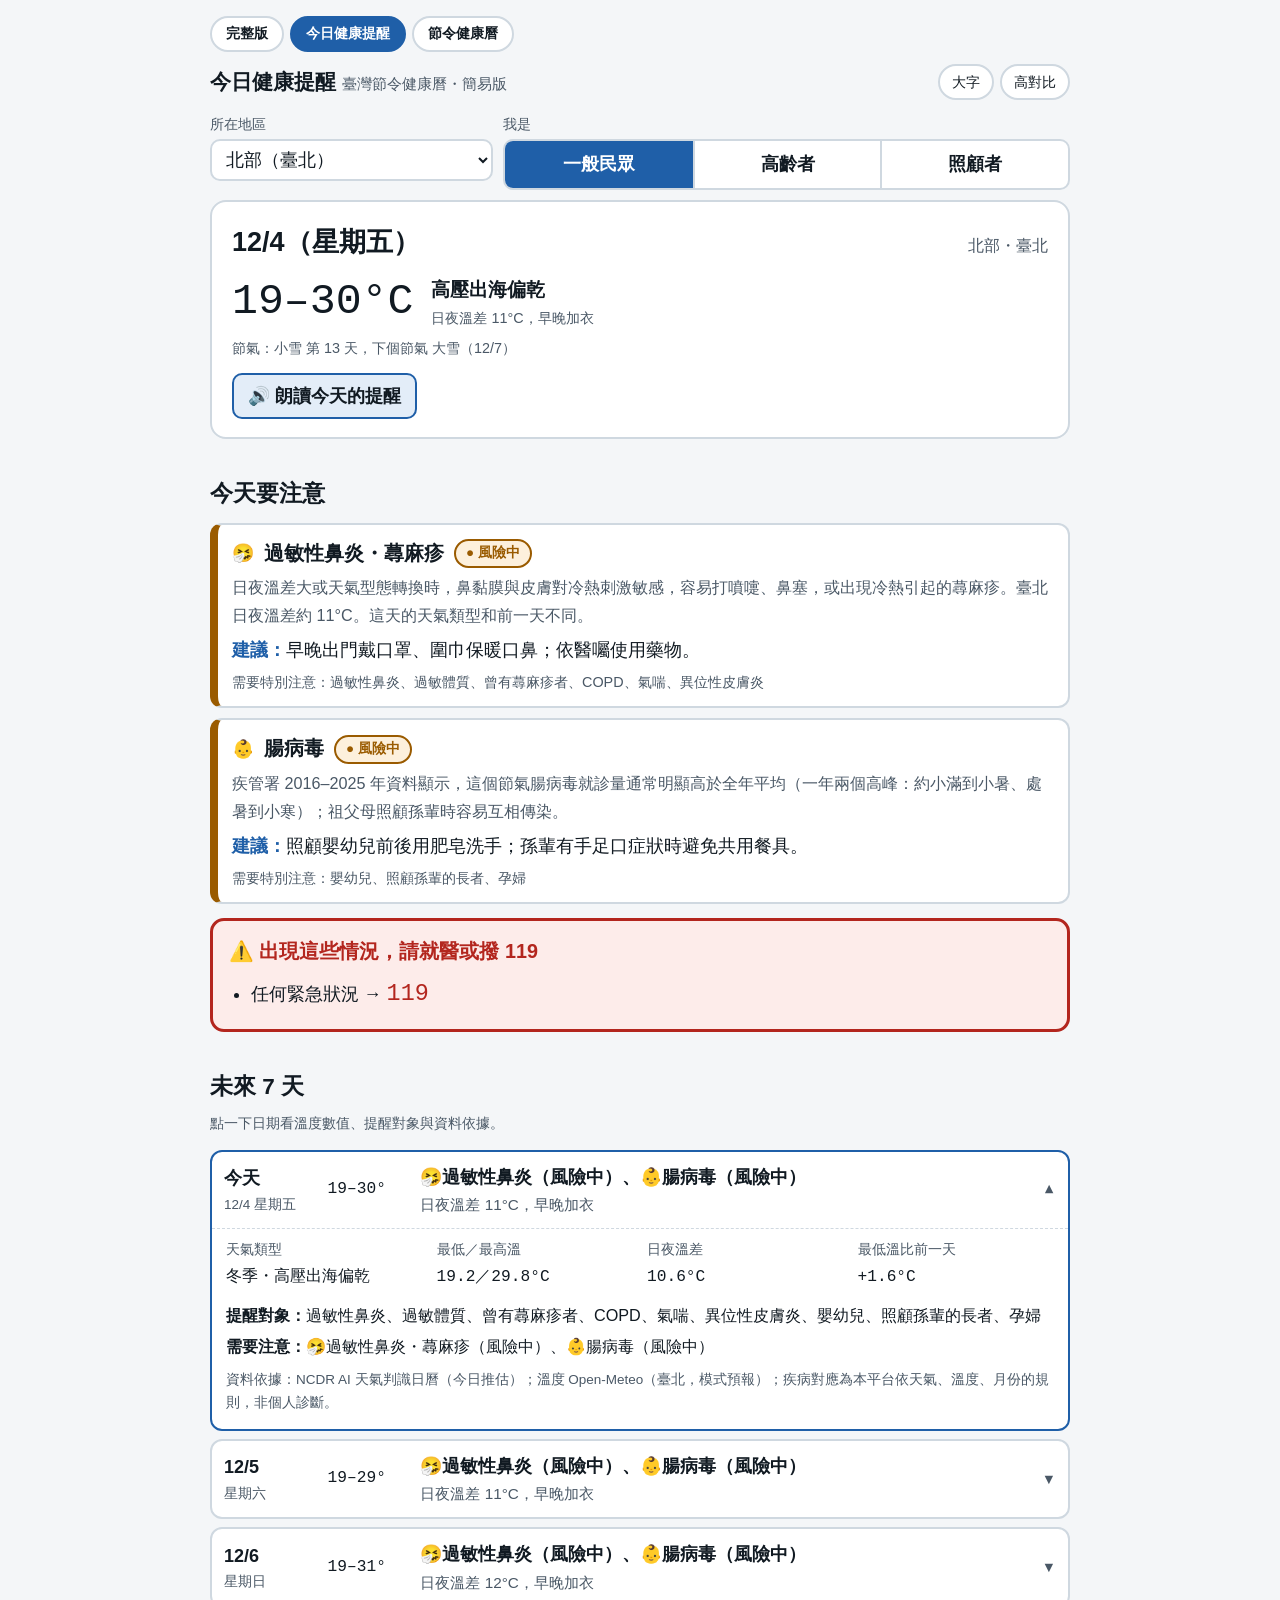
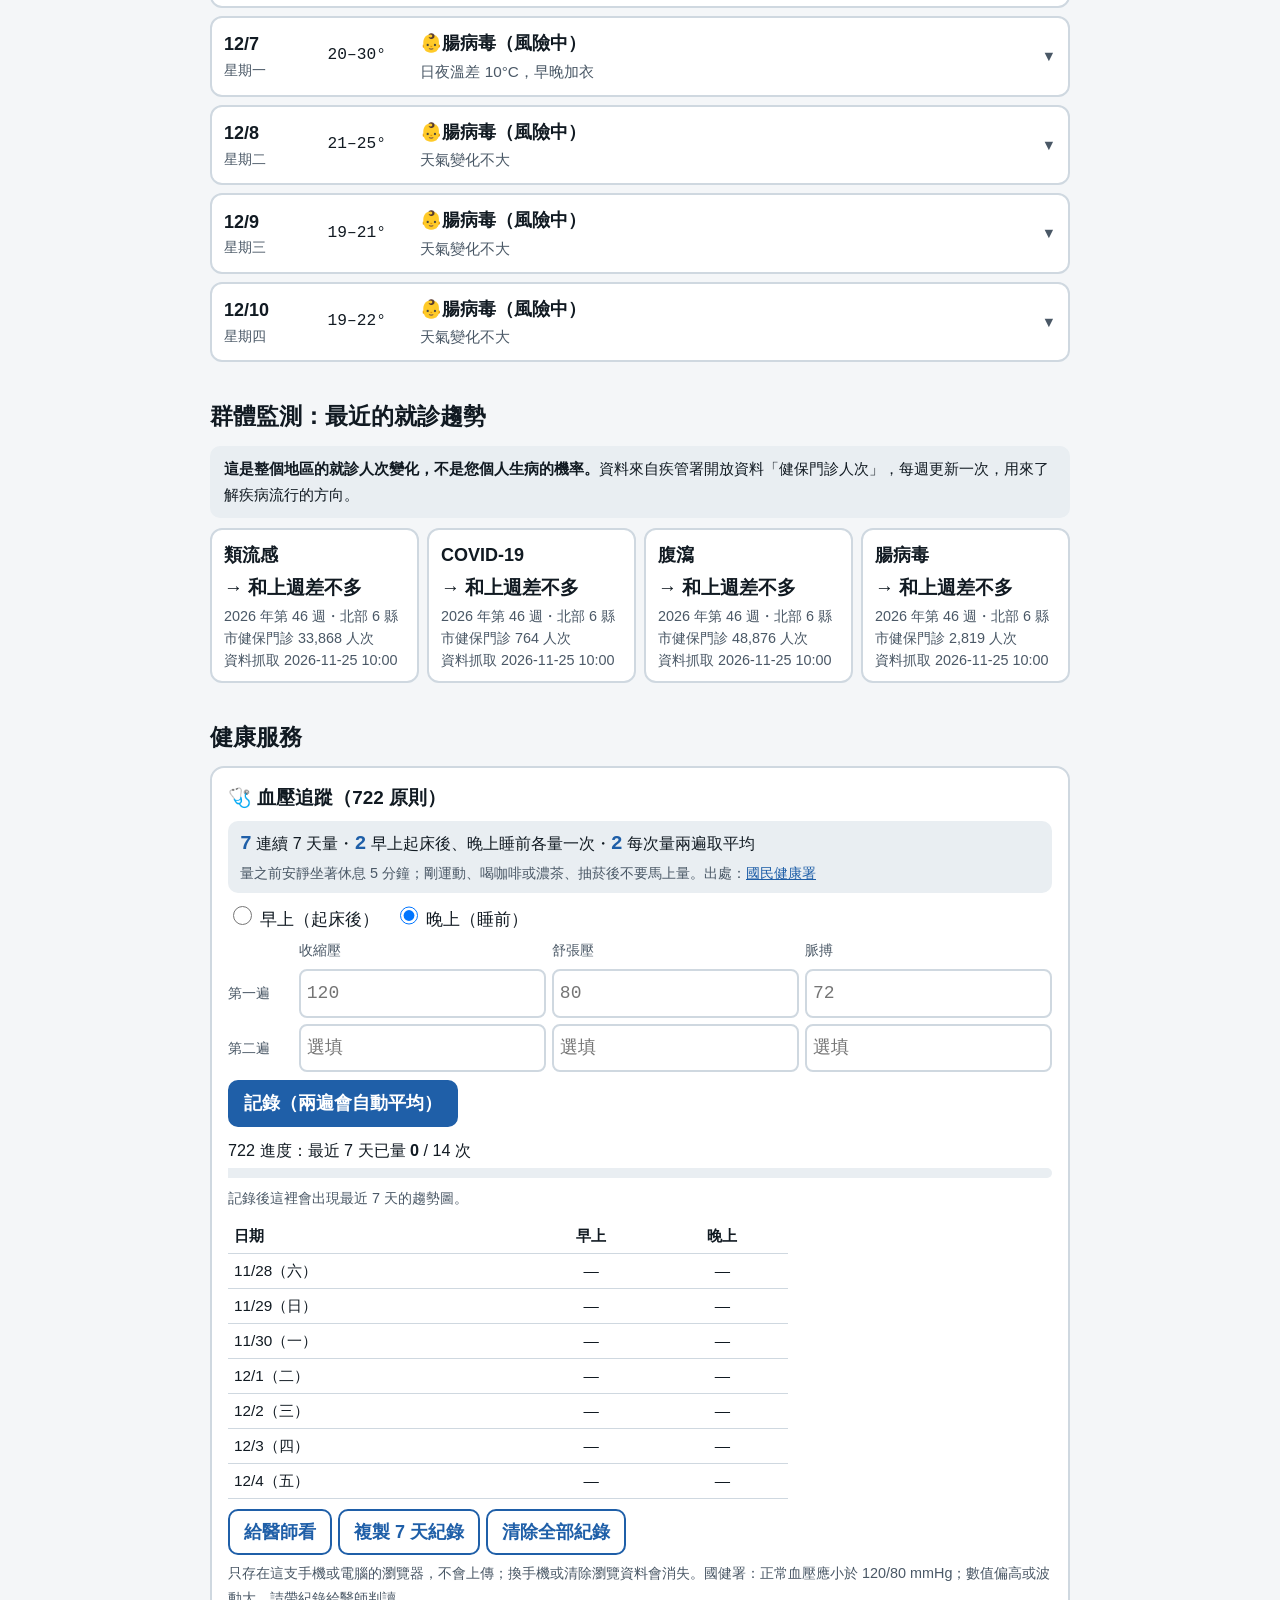
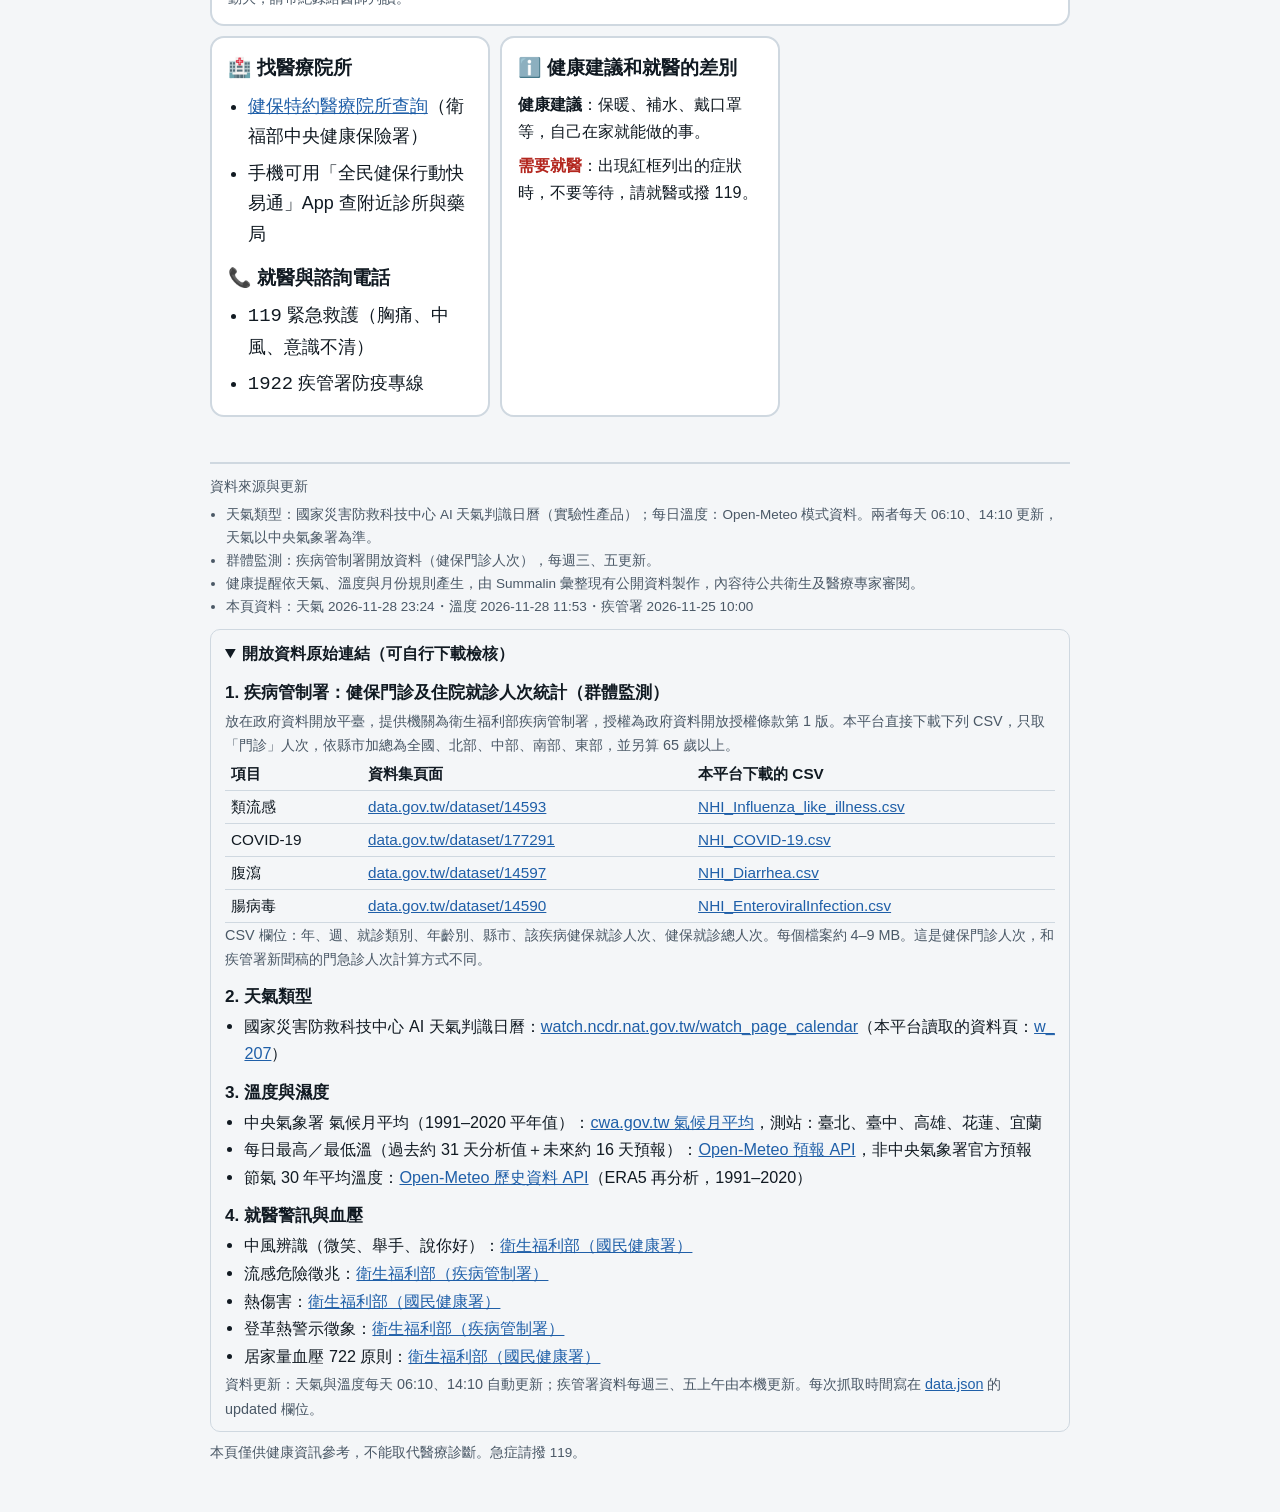
<file: jieqi_health_web/site/v2/index.html>
<!doctype html>
<html lang="zh-Hant-TW">
<head>
<meta charset="utf-8">
<meta http-equiv="Content-Security-Policy" content="default-src 'self'; script-src 'self' 'unsafe-inline'; style-src 'self' 'unsafe-inline' https://fonts.googleapis.com; font-src https://fonts.gstatic.com; img-src 'self' data:; connect-src 'self'; object-src 'none'; base-uri 'self'; form-action 'none'">
<meta name="viewport" content="width=device-width, initial-scale=1, viewport-fit=cover">
<style>:root{padding-top:env(safe-area-inset-top,0px);padding-bottom:env(safe-area-inset-bottom,0px)}img{max-width:100%}[hidden]{display:none!important}</style>
</head>
<body>
<title>今日健康提醒</title>
<meta name="claude:viewport-fit-sides" content="cover">
<link rel="preconnect" href="https://fonts.googleapis.com">
<link rel="stylesheet" href="https://fonts.googleapis.com/css2?family=Noto+Sans+TC:wght@400;500;700;900&family=IBM+Plex+Mono:wght@500&display=swap">
<style>
/* 版型：單欄、大字、先給「今天要做什麼」，再給 7 天、群體監測與服務；所有風險同時有圖示＋文字等級 */
:root{
  --bg:#f4f6f8; --surface:#ffffff; --ink:#111a22; --muted:#4a5866; --line:#cfd8e0; --soft:#e9eef2;
  --accent:#1f5fa8; --accent-ink:#ffffff; --accent-soft:#e3edf8;
  --lv1:#2e7d5b; --lv2:#9a5b00; --lv3:#b3261e; --lv1-bg:#e3f2ea; --lv2-bg:#fdf0dc; --lv3-bg:#fbe4e2;
  --danger:#b3261e; --danger-bg:#fdecea;
  --f:"Noto Sans TC","PingFang TC","Microsoft JhengHei",sans-serif;
  --mono:"IBM Plex Mono",ui-monospace,Consolas,monospace;
  font-size:18px;
}
@media (prefers-color-scheme: dark){:root:not([data-theme="light"]){
  --bg:#0e141a; --surface:#16202a; --ink:#eef3f7; --muted:#a8b5c1; --line:#2c3a47; --soft:#1d2934;
  --accent:#7fb2ee; --accent-ink:#0e141a; --accent-soft:#1c2f45;
  --lv1:#6fd3a3; --lv2:#f2b45a; --lv3:#ff8a80; --lv1-bg:#173326; --lv2-bg:#3a2a12; --lv3-bg:#3f1c1a;
  --danger:#ff8a80; --danger-bg:#3f1c1a; color-scheme:dark}}
:root[data-theme="dark"]{
  --bg:#0e141a; --surface:#16202a; --ink:#eef3f7; --muted:#a8b5c1; --line:#2c3a47; --soft:#1d2934;
  --accent:#7fb2ee; --accent-ink:#0e141a; --accent-soft:#1c2f45;
  --lv1:#6fd3a3; --lv2:#f2b45a; --lv3:#ff8a80; --lv1-bg:#173326; --lv2-bg:#3a2a12; --lv3-bg:#3f1c1a;
  --danger:#ff8a80; --danger-bg:#3f1c1a; color-scheme:dark}
/* 高對比：黑底白字黃強調 */
:root[data-contrast="high"]{
  --bg:#000; --surface:#000; --ink:#fff; --muted:#fff; --line:#fff; --soft:#111;
  --accent:#ffd400; --accent-ink:#000; --accent-soft:#222;
  --lv1:#7dffb0; --lv2:#ffd400; --lv3:#ff6b6b; --lv1-bg:#000; --lv2-bg:#000; --lv3-bg:#000;
  --danger:#ff6b6b; --danger-bg:#000; color-scheme:dark}
:root[data-size="lg"]{font-size:22px}
body{background:var(--bg);color:var(--ink);font-family:var(--f);font-size:1rem;line-height:1.7;margin:0}
.wrap{max-width:860px;margin:0 auto;padding-block:16px 48px;padding-left:max(16px,env(safe-area-inset-left,0px));padding-right:max(16px,env(safe-area-inset-right,0px))}
a{color:var(--accent)}
button,select,input{font:inherit;color:var(--ink)}
:focus-visible{outline:3px solid var(--accent);outline-offset:2px}
.sub{font-size:.8rem;color:var(--muted)}
h2{font-size:1.25rem;margin:2rem 0 .5rem;font-weight:900}

/* 頂部 */
.vnav{display:flex;flex-wrap:wrap;gap:6px;margin:0 0 12px;font-size:14px}
.vnav a{display:inline-block;padding:4px 14px;border:2px solid var(--line);border-radius:999px;background:var(--surface);color:var(--ink);text-decoration:none;font-weight:700}
.vnav a:hover{border-color:var(--accent)}
.vnav a[aria-current="page"]{background:var(--accent);border-color:var(--accent);color:var(--accent-ink,#fff)}

.top{display:flex;flex-wrap:wrap;align-items:center;justify-content:space-between;gap:8px 16px}
.brand{font-size:.85rem;color:var(--muted)}
.brand b{color:var(--ink);font-size:1.15rem;font-weight:900;margin-right:6px}
.tools{display:flex;flex-wrap:wrap;gap:6px}
.tbtn{border:2px solid var(--line);background:var(--surface);border-radius:999px;padding:4px 12px;font-size:.8rem;cursor:pointer}
.tbtn[aria-pressed="true"]{border-color:var(--accent);background:var(--accent);color:var(--accent-ink)}
.ctl{display:grid;grid-template-columns:minmax(0,1fr) minmax(0,2fr);gap:10px;margin:14px 0 10px}
@media (max-width:620px){.ctl{grid-template-columns:minmax(0,1fr)}}
.ctl label{display:block;font-size:.75rem;color:var(--muted);margin-bottom:2px}
select{width:100%;padding:8px 10px;border:2px solid var(--line);border-radius:10px;background:var(--surface)}
.seg{display:grid;grid-template-columns:repeat(3,minmax(0,1fr));border:2px solid var(--line);border-radius:10px;overflow:hidden;background:var(--surface)}
.seg button{border:0;background:transparent;padding:8px 4px;cursor:pointer;font-weight:700}
.seg button+button{border-left:2px solid var(--line)}
.seg button[aria-pressed="true"]{background:var(--accent);color:var(--accent-ink)}

/* 今日 */
.hero{background:var(--surface);border:2px solid var(--line);border-radius:16px;padding:18px 20px}
.hero-h{display:flex;flex-wrap:wrap;align-items:baseline;justify-content:space-between;gap:4px 12px}
.date{font-size:1.5rem;font-weight:900}
.place{font-size:.9rem;color:var(--muted)}
.wx{display:flex;flex-wrap:wrap;align-items:center;gap:6px 18px;margin:8px 0 4px}
.temp{font-family:var(--mono);font-size:2.4rem;font-weight:500;line-height:1.1;white-space:nowrap}
.wxt{font-size:1.05rem;font-weight:700}
.term{font-size:.8rem;color:var(--muted);margin-top:6px}
.read{margin-top:12px;border:2px solid var(--accent);background:var(--accent-soft);color:var(--ink);border-radius:10px;padding:6px 14px;font-weight:700;cursor:pointer}

/* 今天要注意 */
.items{display:flex;flex-direction:column;gap:10px}
.it{background:var(--surface);border:2px solid var(--line);border-left-width:8px;border-radius:12px;padding:12px 14px}
.it.l3{border-left-color:var(--lv3)}.it.l2{border-left-color:var(--lv2)}.it.l1{border-left-color:var(--lv1)}
.it-h{display:flex;flex-wrap:wrap;align-items:center;gap:6px 10px}
.it-h b{font-size:1.1rem}
.lv{font-size:.75rem;font-weight:900;padding:1px 10px;border-radius:999px;white-space:nowrap;border:2px solid currentColor}
.lv.l3{color:var(--lv3);background:var(--lv3-bg)}.lv.l2{color:var(--lv2);background:var(--lv2-bg)}.lv.l1{color:var(--lv1);background:var(--lv1-bg)}
.why{margin:4px 0 6px;color:var(--muted);font-size:.9rem}
.do{font-size:1rem}
.do b{color:var(--accent)}
.who{font-size:.8rem;color:var(--muted);margin-top:4px}
.check{list-style:none;margin:6px 0 0;padding:0;display:flex;flex-direction:column;gap:6px}
.check label{display:flex;gap:10px;align-items:flex-start;cursor:pointer}
.check input{width:1.3em;height:1.3em;margin-top:.2em;flex:none}
.check input:checked+span{text-decoration:line-through;color:var(--muted)}

/* 就醫 */
.danger{border:3px solid var(--danger);background:var(--danger-bg);border-radius:14px;padding:14px 16px;margin-top:14px}
.danger h3{margin:0 0 6px;font-size:1.1rem;color:var(--danger)}
.danger ul{margin:0;padding-left:1.2em}
.danger li+li{margin-top:4px}
.call{display:inline-block;font-family:var(--mono);font-weight:500;font-size:1.3rem;color:var(--danger);user-select:all}

/* 7 天 */
.days{display:flex;flex-direction:column;gap:8px}
details.day{background:var(--surface);border:2px solid var(--line);border-radius:12px}
details.day[open]{border-color:var(--accent)}
details.day summary{list-style:none;cursor:pointer;display:grid;grid-template-columns:5.2em 4.6em minmax(0,1fr) auto;gap:10px;align-items:center;padding:10px 12px}
details.day summary::-webkit-details-marker{display:none}
.dd{font-weight:900}
.dd small{display:block;font-weight:400;font-size:.75rem;color:var(--muted)}
.dt{font-family:var(--mono);font-size:.9rem;white-space:nowrap}
.dr{min-width:0}
.dr .rs{font-weight:700}
.dr .reason{display:block;font-size:.85rem;color:var(--muted)}
.chev{color:var(--muted);font-size:.8rem}
details.day[open] .chev{transform:rotate(180deg)}
@media (max-width:560px){details.day summary{grid-template-columns:4.4em minmax(0,1fr) auto}.dt{grid-column:2;grid-row:1}.dr{grid-column:1/-1;grid-row:2}.chev{grid-column:3;grid-row:1}}
.dbody{padding:0 14px 14px;border-top:1px dashed var(--line);font-size:.9rem}
.kv{display:grid;grid-template-columns:repeat(auto-fit,minmax(150px,1fr));gap:6px 14px;margin:10px 0}
.kv div span{display:block;font-size:.75rem;color:var(--muted)}
.kv div b{font-family:var(--mono);font-weight:500}
.src{font-size:.75rem;color:var(--muted);margin-top:8px}

/* 群體監測 */
.note{background:var(--soft);border-radius:10px;padding:10px 14px;font-size:.85rem}
.mon{display:grid;grid-template-columns:repeat(auto-fit,minmax(190px,1fr));gap:8px;margin-top:10px}
.mc{background:var(--surface);border:2px solid var(--line);border-radius:12px;padding:10px 12px}
.mc b{font-size:1rem}
.mc .chg{font-size:1.05rem;font-weight:700;margin:2px 0}
.mc .sub{line-height:1.5}

/* 服務 */
.svc{display:grid;grid-template-columns:repeat(auto-fit,minmax(240px,1fr));gap:10px}
.bpcard{grid-column:1/-1}
/* 血壓追蹤 */
.bpw h3{margin:0 0 6px;font-size:1.05rem}
.bp722{background:var(--soft);border-radius:10px;padding:8px 12px;font-size:.9rem;line-height:1.6}
.bp722 b{font-family:var(--mono);font-size:1.1rem;color:var(--accent)}
.bp722 .sub{display:block;margin-top:2px}
.bpslot{display:flex;flex-wrap:wrap;gap:6px 16px;margin:10px 0 6px;font-size:.95rem}
.bpslot input{width:1.1em;height:1.1em}
.bpgrid{display:grid;grid-template-columns:3.6em repeat(3,minmax(0,1fr));gap:6px;align-items:center;margin-bottom:8px}
.bph{font-size:.75rem;color:var(--muted)}
.bpr{font-size:.8rem;color:var(--muted)}
.bpgrid input{width:100%;box-sizing:border-box;padding:7px 6px;border:2px solid var(--line);border-radius:8px;background:var(--surface);font-family:var(--mono);font-size:1rem}
.bpprog{margin:10px 0 4px;font-size:.9rem}
.bpprog .bar{height:10px;background:var(--soft);border-radius:0 5px 5px 0;margin-top:4px;overflow:hidden}
.bpprog .bar i{display:block;height:100%;background:var(--accent);border-radius:0 5px 5px 0}
.bpchart{position:relative;margin:8px 0;max-width:560px}
.bpchart svg{width:100%;height:auto;display:block}
.bpchart .tip{position:absolute;pointer-events:none;background:var(--ink);color:var(--bg);font-size:.75rem;padding:3px 8px;border-radius:6px;white-space:nowrap;transform:translate(-50%,-115%)}
.bplg{display:flex;flex-wrap:wrap;gap:4px 14px;font-size:.8rem;color:var(--muted)}
.bplg i{display:inline-block;width:14px;height:3px;vertical-align:middle;margin-right:4px;border-radius:2px}
.bptblwrap{overflow-x:auto;max-width:560px}
.bptbl{border-collapse:collapse;width:100%;font-size:.85rem;font-variant-numeric:tabular-nums}
.bptbl th,.bptbl td{border-bottom:1px solid var(--line);padding:4px 6px;text-align:center;white-space:nowrap}
.bptbl th:first-child,.bptbl td:first-child{text-align:left}
.bptbl .avg td{font-weight:700;border-top:2px solid var(--line);white-space:normal}
.bpact{display:flex;flex-wrap:wrap;gap:6px;margin:10px 0 6px}
.bpdoc{border:2px solid var(--accent);border-radius:12px;padding:12px 14px;margin:6px 0;font-size:1.15rem;line-height:1.8}
.bpdoc h4{margin:0 0 4px;font-size:1.2rem}
.bpdoc table{border-collapse:collapse;width:100%;font-variant-numeric:tabular-nums}
.bpdoc td,.bpdoc th{border-bottom:1px solid var(--line);padding:2px 6px;text-align:center}
.bpdoc td:first-child,.bpdoc th:first-child{text-align:left}
.dsrc{display:block;font-size:.75rem;color:var(--muted)}

.card{background:var(--surface);border:2px solid var(--line);border-radius:14px;padding:14px 16px;min-width:0}
.card h3{margin:0 0 6px;font-size:1.05rem}
.bp{display:grid;grid-template-columns:repeat(3,minmax(0,1fr));gap:6px;margin:6px 0}
.bp label{font-size:.75rem;color:var(--muted)}
.bp input{width:100%;box-sizing:border-box;padding:8px;border:2px solid var(--line);border-radius:8px;background:var(--surface);font-family:var(--mono)}
.btn{border:2px solid var(--accent);background:var(--accent);color:var(--accent-ink);border-radius:10px;padding:6px 14px;font-weight:700;cursor:pointer}
.btn.ghost{background:transparent;color:var(--accent)}
.bplist{list-style:none;padding:0;margin:8px 0 0;font-size:.85rem}
.bplist li{display:flex;justify-content:space-between;gap:8px;border-top:1px dashed var(--line);padding:4px 0;font-variant-numeric:tabular-nums}
.links{margin:0;padding-left:1.1em}
.links li+li{margin-top:6px}
.msg{font-size:.85rem;margin-top:6px}

footer{margin-top:2.5rem;padding-top:12px;border-top:2px solid var(--line);font-size:.75rem;color:var(--muted)}
footer ul{padding-left:1.2em;margin:6px 0}
@media (prefers-reduced-motion:reduce){*{transition:none!important}}
</style>

<div class="wrap">
  <nav class="vnav" aria-label="切換版本"><a href="../">完整版</a><a href="../v2/" aria-current="page">今日健康提醒</a><a href="../v3/">節令健康曆</a></nav>
  <div class="top">
    <div class="brand"><b>今日健康提醒</b>臺灣節令健康曆・簡易版</div>
    <div class="tools" role="group" aria-label="顯示設定">
      <button class="tbtn" id="t-size" aria-pressed="false">大字</button>
      <button class="tbtn" id="t-contrast" aria-pressed="false">高對比</button>
    </div>
  </div>

  <div class="ctl">
    <div><label for="region">所在地區</label>
      <select id="region"><option value="北部">北部（臺北）</option><option value="中部">中部（臺中）</option><option value="南部">南部（高雄）</option><option value="東部">東部（宜蘭）</option></select></div>
    <div><label id="role-l">我是</label>
      <div class="seg" role="group" aria-labelledby="role-l">
        <button data-role="public" aria-pressed="true">一般民眾</button>
        <button data-role="elder" aria-pressed="false">高齡者</button>
        <button data-role="carer" aria-pressed="false">照顧者</button>
      </div></div>
  </div>

  <section class="hero" aria-live="polite">
    <div class="hero-h"><div class="date" id="h-date">—</div><div class="place" id="h-place"></div></div>
    <div class="wx"><div class="temp" id="h-temp">--°C</div><div><div class="wxt" id="h-wx">讀取中…</div><div class="sub" id="h-wxsub"></div></div></div>
    <div class="term" id="h-term"></div>
    <button class="read" id="read" hidden>🔊 朗讀今天的提醒</button>
  </section>

  <h2 id="today-h">今天要注意</h2>
  <div class="items" id="items"></div>
  <div class="danger" id="danger"></div>

  <h2>未來 7 天</h2>
  <p class="sub" style="margin-top:-4px">點一下日期看溫度數值、提醒對象與資料依據。</p>
  <div class="days" id="days"></div>

  <h2>群體監測：最近的就診趨勢</h2>
  <div class="note"><b>這是整個地區的就診人次變化，不是您個人生病的機率。</b>資料來自疾管署開放資料「健保門診人次」，每週更新一次，用來了解疾病流行的方向。</div>
  <div class="mon" id="mon"></div>

  <h2>健康服務</h2>
  <div class="svc">
    <div class="card bpcard">
<div class="bpw" id="bpw">
  <h3>🩺 血壓追蹤（722 原則）</h3>
  <div class="bp722">
    <b>7</b> 連續 7 天量・<b>2</b> 早上起床後、晚上睡前各量一次・<b>2</b> 每次量兩遍取平均
    <span class="sub">量之前安靜坐著休息 5 分鐘；剛運動、喝咖啡或濃茶、抽菸後不要馬上量。出處：<a href="https://www.mohw.gov.tw/cp-2704-87239-1.html" target="_blank" rel="noopener">國民健康署</a></span>
  </div>
  <form id="bp-form" autocomplete="off">
    <div class="bpslot" role="radiogroup" aria-label="量測時段">
      <label><input type="radio" name="bp-slot" value="am" id="bp-am"> 早上（起床後）</label>
      <label><input type="radio" name="bp-slot" value="pm" id="bp-pm"> 晚上（睡前）</label>
    </div>
    <div class="bpgrid">
      <span></span><span class="bph">收縮壓</span><span class="bph">舒張壓</span><span class="bph">脈搏</span>
      <span class="bpr">第一遍</span>
      <input id="bp-s1" inputmode="numeric" aria-label="第一遍收縮壓" placeholder="120" required>
      <input id="bp-d1" inputmode="numeric" aria-label="第一遍舒張壓" placeholder="80" required>
      <input id="bp-p1" inputmode="numeric" aria-label="第一遍脈搏" placeholder="72">
      <span class="bpr">第二遍</span>
      <input id="bp-s2" inputmode="numeric" aria-label="第二遍收縮壓" placeholder="選填">
      <input id="bp-d2" inputmode="numeric" aria-label="第二遍舒張壓" placeholder="選填">
      <input id="bp-p2" inputmode="numeric" aria-label="第二遍脈搏" placeholder="選填">
    </div>
    <button class="btn" type="submit">記錄（兩遍會自動平均）</button>
  </form>
  <div class="msg" id="bp-msg" role="status"></div>
  <div class="bpprog" id="bp-prog"></div>
  <div class="bpchart" id="bp-chart"></div>
  <div class="bptblwrap"><table class="bptbl" id="bp-tbl"></table></div>
  <div class="bpact">
    <button class="btn ghost" type="button" id="bp-doc">給醫師看</button>
    <button class="btn ghost" type="button" id="bp-copy">複製 7 天紀錄</button>
    <button class="btn ghost" type="button" id="bp-clear">清除全部紀錄</button>
  </div>
  <div class="bpdoc" id="bp-docview" hidden></div>
  <div class="sub">只存在這支手機或電腦的瀏覽器，不會上傳；換手機或清除瀏覽資料會消失。國健署：正常血壓應小於 120/80 mmHg；數值偏高或波動大，請帶紀錄給醫師判讀。</div>
</div>

    </div>
    <div class="card">
      <h3>🏥 找醫療院所</h3>
      <ul class="links">
        <li><a href="https://info.nhi.gov.tw/INAE1000/INAE1000S01" target="_blank" rel="noopener">健保特約醫療院所查詢</a>（衛福部中央健康保險署）</li>
        <li>手機可用「全民健保行動快易通」App 查附近診所與藥局</li>
      </ul>
      <h3 style="margin-top:12px">📞 就醫與諮詢電話</h3>
      <ul class="links">
        <li><span class="call" style="font-size:1.05rem;color:var(--ink)">119</span> 緊急救護（胸痛、中風、意識不清）</li>
        <li><span class="call" style="font-size:1.05rem;color:var(--ink)">1922</span> 疾管署防疫專線</li>
      </ul>
    </div>
    <div class="card">
      <h3>ℹ️ 健康建議和就醫的差別</h3>
      <p style="margin:0;font-size:.9rem"><b>健康建議</b>：保暖、補水、戴口罩等，自己在家就能做的事。</p>
      <p style="margin:6px 0 0;font-size:.9rem"><b style="color:var(--danger)">需要就醫</b>：出現紅框列出的症狀時，不要等待，請就醫或撥 119。</p>
    </div>
  </div>

  <footer>
    <div>資料來源與更新</div>
    <ul>
      <li>天氣類型：國家災害防救科技中心 AI 天氣判識日曆（實驗性產品）；每日溫度：Open-Meteo 模式資料。兩者每天 06:10、14:10 更新，天氣以中央氣象署為準。</li>
      <li>群體監測：疾病管制署開放資料（健保門診人次），每週三、五更新。</li>
      <li>健康提醒依天氣、溫度與月份規則產生，由 Summalin 彙整現有公開資料製作，內容待公共衛生及醫療專家審閱。</li>
      <li id="f-upd"></li>
    </ul>
<details class="srcs" open>
  <summary>開放資料原始連結（可自行下載檢核）</summary>
  <style>
  .srcs{margin:10px 0;padding:10px 14px;border:1px solid var(--line);border-radius:10px;font-size:.9rem;line-height:1.7;color:var(--ink)}
  .srcs summary{cursor:pointer;font-weight:700}
  .srcs h4{margin:10px 0 2px;font-size:.95rem}
  .srcs ul{margin:2px 0;padding-left:1.2em}
  .srcs table{border-collapse:collapse;width:100%;font-size:.85rem}
  .srcs th,.srcs td{border-bottom:1px solid var(--line);padding:3px 6px;text-align:left;vertical-align:top}
  .srcs .sub{color:var(--muted);font-size:.8rem}
  .srcs a{word-break:break-all}
  </style>
  <h4>1. 疾病管制署：健保門診及住院就診人次統計（群體監測）</h4>
  <div class="sub">放在政府資料開放平臺，提供機關為衛生福利部疾病管制署，授權為政府資料開放授權條款第 1 版。本平台直接下載下列 CSV，只取「門診」人次，依縣市加總為全國、北部、中部、南部、東部，並另算 65 歲以上。</div>
  <table>
    <tr><th>項目</th><th>資料集頁面</th><th>本平台下載的 CSV</th></tr>
    <tr><td>類流感</td><td><a href="https://data.gov.tw/dataset/14593" target="_blank" rel="noopener">data.gov.tw/dataset/14593</a></td><td><a href="https://od.cdc.gov.tw/eic/NHI_Influenza_like_illness.csv" target="_blank" rel="noopener">NHI_Influenza_like_illness.csv</a></td></tr>
    <tr><td>COVID-19</td><td><a href="https://data.gov.tw/dataset/177291" target="_blank" rel="noopener">data.gov.tw/dataset/177291</a></td><td><a href="https://od.cdc.gov.tw/eic/NHI_COVID-19.csv" target="_blank" rel="noopener">NHI_COVID-19.csv</a></td></tr>
    <tr><td>腹瀉</td><td><a href="https://data.gov.tw/dataset/14597" target="_blank" rel="noopener">data.gov.tw/dataset/14597</a></td><td><a href="https://od.cdc.gov.tw/eic/NHI_Diarrhea.csv" target="_blank" rel="noopener">NHI_Diarrhea.csv</a></td></tr>
    <tr><td>腸病毒</td><td><a href="https://data.gov.tw/dataset/14590" target="_blank" rel="noopener">data.gov.tw/dataset/14590</a></td><td><a href="https://od.cdc.gov.tw/eic/NHI_EnteroviralInfection.csv" target="_blank" rel="noopener">NHI_EnteroviralInfection.csv</a></td></tr>
  </table>
  <div class="sub">CSV 欄位：年、週、就診類別、年齡別、縣市、該疾病健保就診人次、健保就診總人次。每個檔案約 4–9 MB。這是健保門診人次，和疾管署新聞稿的門急診人次計算方式不同。</div>

  <h4>2. 天氣類型</h4>
  <ul>
    <li>國家災害防救科技中心 AI 天氣判識日曆：<a href="https://watch.ncdr.nat.gov.tw/watch_page_calendar" target="_blank" rel="noopener">watch.ncdr.nat.gov.tw/watch_page_calendar</a>（本平台讀取的資料頁：<a href="https://watch.ncdr.nat.gov.tw/w_207" target="_blank" rel="noopener">w_207</a>）</li>
  </ul>

  <h4>3. 溫度與濕度</h4>
  <ul>
    <li>中央氣象署 氣候月平均（1991–2020 平年值）：<a href="https://www.cwa.gov.tw/V8/C/C/Statistics/monthlymean.html" target="_blank" rel="noopener">cwa.gov.tw 氣候月平均</a>，測站：臺北、臺中、高雄、花蓮、宜蘭</li>
    <li>每日最高／最低溫（過去約 31 天分析值＋未來約 16 天預報）：<a href="https://open-meteo.com/en/docs" target="_blank" rel="noopener">Open-Meteo 預報 API</a>，非中央氣象署官方預報</li>
    <li>節氣 30 年平均溫度：<a href="https://open-meteo.com/en/docs/historical-weather-api" target="_blank" rel="noopener">Open-Meteo 歷史資料 API</a>（ERA5 再分析，1991–2020）</li>
  </ul>

  <h4>4. 就醫警訊與血壓</h4>
  <ul>
    <li>中風辨識（微笑、舉手、說你好）：<a href="https://mohw.gov.tw/cp-16-74897-1.html" target="_blank" rel="noopener">衛生福利部（國民健康署）</a></li>
    <li>流感危險徵兆：<a href="https://www.mohw.gov.tw/cp-16-88360-1.html" target="_blank" rel="noopener">衛生福利部（疾病管制署）</a></li>
    <li>熱傷害：<a href="https://mohw.gov.tw/cp-16-82821-1.html" target="_blank" rel="noopener">衛生福利部（國民健康署）</a></li>
    <li>登革熱警示徵象：<a href="https://mohw.gov.tw/cp-16-86925-1.html" target="_blank" rel="noopener">衛生福利部（疾病管制署）</a></li>
    <li>居家量血壓 722 原則：<a href="https://www.mohw.gov.tw/cp-2704-87239-1.html" target="_blank" rel="noopener">衛生福利部（國民健康署）</a></li>
  </ul>
  <div class="sub">資料更新：天氣與溫度每天 06:10、14:10 自動更新；疾管署資料每週三、五上午由本機更新。每次抓取時間寫在 <a href="https://summalintw-boop.github.io/taiwan-jieqi-health/data.json" target="_blank" rel="noopener">data.json</a> 的 updated 欄位。</div>
</details>

    本頁僅供健康資訊參考，不能取代醫療診斷。急症請撥 119。
  </footer>
</div>

<script>
(function(){
const $=id=>document.getElementById(id);
const esc=s=>String(s??'').replace(/[&<>"']/g,c=>({'&':'&amp;','<':'&lt;','>':'&gt;','"':'&quot;',"'":'&#39;'}[c]));
const WD='日一二三四五六';
let DATA=null, REGION='北部', ROLE='public';

// ===== 天文：太陽視黃經 =====
const rad=Math.PI/180;
function sunLon(jd){const T=(jd-2451545)/36525;const L0=280.46646+36000.76983*T+0.0003032*T*T;const M=(357.52911+35999.05029*T-0.0001537*T*T)*rad;const C=(1.914602-0.004817*T-0.000014*T*T)*Math.sin(M)+(0.019993-0.000101*T)*Math.sin(2*M)+0.000289*Math.sin(3*M);const om=(125.04-1934.136*T)*rad;const l=L0+C-0.00569-0.00478*Math.sin(om);return((l%360)+360)%360;}
const toJD=ms=>ms/86400000+2440587.5, fromJD=jd=>(jd-2440587.5)*86400000;
function solve(t,g){let jd=g;for(let i=0;i<8;i++){const d=((t-sunLon(jd)+540)%360)-180;jd+=d*365.2422/360;}return jd;}
function tw(jd){const t=new Date(fromJD(jd)+8*3600000);return{y:t.getUTCFullYear(),m:t.getUTCMonth()+1,d:t.getUTCDate()};}
function ymdJD(s){const[y,m,d]=s.split('-').map(Number);return toJD(Date.UTC(y,m-1,d,15,59));}
function todayYMD(){const t=tw(toJD(Date.now()));return`${t.y}-${String(t.m).padStart(2,'0')}-${String(t.d).padStart(2,'0')}`;}
function termAt(ymd){const jd=ymdJD(ymd),lon=sunLon(jd),i=Math.floor(lon/15);const st=solve(i*15,jd-(lon-i*15)*365.2422/360);return{jd,lon,i,st};}

// ===== 節氣內容（黃經 0,15,…,345）=====
const S={sp:'spring',su:'summer',au:'autumn',wi:'winter'};
const T=[
 ['春分',S.sp,'晝夜等長，鋒面頻繁；春季境外汙染與沙塵常使空品轉差。',['過敏性鼻炎、氣喘、COPD 惡化','溫差大，血壓波動'],['外出前查看空品 AQI','依醫囑使用藥物'],['空品預警連結社區據點與長照機構']],
 ['清明',S.sp,'春雨綿綿、氣溫回升，掃墓移動人潮多。',['腸病毒開始上升','掃墓跌倒、蜂螫、熱衰竭'],['掃墓避開正午、穿防滑鞋','祭品不要久放再吃'],['教保機構腸病毒衛教']],
 ['穀雨',S.sp,'雨量增加、轉為悶熱，黴菌與塵蟎容易孳生。',['腸病毒升溫','黴菌與塵蟎過敏','食物容易腐壞'],['寢具熱水清洗、室內除濕','剩菜盡快冷藏'],['食品衛生稽查']],
 ['立夏',S.su,'入夏，氣溫明顯上升，梅雨鋒面即將報到。',['腸病毒上升','熱傷害開始出現'],['少量多次喝水','住家內外倒積水'],['熱傷害預警上線']],
 ['小滿',S.su,'梅雨季，豪雨可能引發淹水與土石流。',['腸病毒夏季高峰','淹水後鉤端螺旋體、類鼻疽'],['淹水清理穿雨鞋戴手套','準備防災包與 3 天份藥物'],['更新長照機構與行動不便者撤離名冊']],
 ['芒種',S.su,'梅雨後期，高溫高濕，午後雷陣雨。',['腸病毒重症好發','熱傷害','皮膚黴菌感染'],['室內熱時開冷氣或電扇','留意尿量減少與頭暈'],['熱危害警示發給關懷員']],
 ['夏至',S.su,'日照最長，午後雷陣雨頻繁。',['熱衰竭、熱中暑','腸病毒夏季高峰','登革熱'],['10–14 時避免外出','室內也會中暑'],['設置清涼避暑據點']],
 ['小暑',S.su,'颱風季開始，炎熱潮濕。',['熱傷害','颱風外傷與停電'],['颱風前備妥藥物與行動電源','維生器材使用者備援電源'],['維生器材用電名冊與優先復電']],
 ['大暑',S.su,'全年最熱，高溫可達 35°C 以上。',['熱中暑','脫水、泌尿道感染','高溫心血管事件'],['分次喝水，心腎病人依醫囑','體溫持續上升、意識不清，立即就醫或撥 119'],['長照與居服排班避開高溫']],
 ['立秋',S.au,'名為入秋，實際仍炎熱，颱風活躍。',['颱風豪雨後類鼻疽、鉤端螺旋體','登革熱上升'],['災後清理戴口罩、雨鞋、手套','清除積水容器'],['災後感染症監測']],
 ['處暑',S.au,'暑氣漸消，南部仍濕熱，颱風豪雨不斷。',['登革熱升溫','開學後腸病毒上升'],['防蚊、清積水','出現重症警示徵象儘速就醫'],['登革熱擴散預警']],
 ['白露',S.au,'早晚轉涼，日夜溫差加大；南部登革熱進入高峰。',['登革熱高峰','開學群聚呼吸道感染','溫差血壓波動'],['早晚加外套','長者務必防蚊'],['準備疫苗接種動線']],
 ['秋分',S.au,'東北季風開始影響北部；秋颱與東北季風共伴易致豪雨。',['登革熱高峰','共伴效應豪雨','過敏性鼻炎'],['注意豪雨特報','鼻炎氣喘回診調藥'],['長照機構防災計畫檢查']],
 ['寒露',S.au,'北部轉涼、中南部乾燥；10/1 公費流感與新冠疫苗開打。',['流感、新冠接種期','空品轉差'],['65 歲以上儘早接種疫苗','依資格補種肺炎鏈球菌疫苗'],['機構住民與員工接種率追蹤']],
 ['霜降',S.au,'日夜溫差大，空品持續轉差。',['腸病毒秋冬高峰','低溫心血管事件','皮膚乾癢'],['起床先坐起再下床','規律量血壓'],['低溫特報與獨居關懷名單']],
 ['立冬',S.wi,'入冬，東北季風增強；北部與東北部濕冷，中南部乾燥、溫差大。',['腸病毒秋冬高峰','降溫後心肌梗塞、中風','一氧化碳中毒'],['頭頸手腳保暖','胸痛、單側無力打 119','熱水器裝在室外'],['寒流期間優先關懷獨居長者','機構腹瀉與發燒群聚通報']],
 ['小雪',S.wi,'冷空氣更頻繁，開始有大陸冷氣團；中南部 PM2.5 上升。',['腸病毒秋冬高峰','寒流後一週內心血管事件','空汙加重 COPD'],['寒流後一週仍注意胸悶頭暈','AQI 高時戴口罩'],['寒流後急診量能']],
 ['大雪',S.wi,'寒流機會增加，平地可能低於 10°C。',['低溫死亡風險升高','一氧化碳中毒高峰','流感開始上升'],['不要燒炭取暖','貝類煮熟、肥皂洗手'],['低溫特報觸發獨居訪視與街友收容']],
 ['冬至',S.wi,'夜最長，寒流頻繁；進補與聚餐多。',['流感高峰開始','進補飲酒加重心血管負擔','一氧化碳中毒'],['進補不配酒','湯圓小口吃'],['門急診分流']],
 ['小寒',S.wi,'全年最冷時段之一，寒流常見。',['低溫心血管與呼吸道死亡高峰','失溫','一氧化碳中毒'],['室內也要穿暖','獨居長者每天聯繫家人'],['低溫特報當天電話問安與送餐察看']],
 ['大寒',S.wi,'最冷節氣，春節前人潮移動、聚餐多。',['流感高峰','低溫心血管事件','腹瀉（諾羅病毒）偏多'],['返鄉前補打疫苗','依醫囑使用藥物'],['春節醫療院所輪值']],
 ['立春',S.sp,'冬春交替，冷氣團仍頻繁；春節返鄉聚集。',['流感與腹瀉高峰','低溫心血管事件'],['不舒服不要拖到年後','長者坐離門口避風'],['機構訪客有症狀暫緩探視']],
 ['雨水',S.sp,'降雨增加、濕冷，春雨開始。',['呼吸道感染持續','濕滑跌倒'],['浴室防滑墊與扶手','雨天穿防滑鞋'],['居家無障礙與防跌補助宣導']],
 ['驚蟄',S.sp,'回暖但寒流可能回馬槍，蟲媒開始活動。',['溫差心血管事件','過敏、氣喘','境外移入登革熱'],['不要太早收起冬衣','返國發燒告知旅遊史'],['病媒蚊孳生源清除啟動']],
].map(a=>({n:a[0],s:a[1],c:a[2],f:a[3],e:a[4],g:a[5]}));

// ===== 天氣類型 → 健康風險 規則 =====
const G={
  old:'65 歲以上長者', solo:'獨居長者', cvd:'高血壓、心臟病、中風病史', dm:'糖尿病', ckd:'慢性腎病、洗腎',
  copd:'COPD、氣喘', baby:'嬰幼兒', ltc:'長照機構住民', unvax:'未接種疫苗者', outdoor:'戶外工作者',
  mob:'行動不便、失能者', home:'街友', vent:'使用居家呼吸器、製氧機者', oldhouse:'老舊公寓住戶', skin:'異位性皮膚炎', imm:'免疫力低下者', care:'照顧孫輩的長者', preg:'孕婦',
  allergy:'過敏性鼻炎、過敏體質', urt:'曾有蕁麻疹者', bed:'臥床、長期穿尿布者'
};
function parseWx(d){
  const t=(d.type||'')+' '+(d.season||''), m=+d.date.slice(5,7);
  let season=/冬/.test(d.season)?'wi':/梅/.test(d.season)?'me':/春/.test(d.season)?'sp':/夏/.test(d.season)?'su':/秋/.test(d.season)?'au':
    ([12,1,2].includes(m)?'wi':[3,4].includes(m)?'sp':[5,6].includes(m)?'me':[7,8,9].includes(m)?'su':'au');
  return{season,m,
    ne:/東北/.test(t), n:/偏北|北風|北方/.test(t)&&!/東北/.test(t), cold:/寒流|冷氣團|冷高壓|寒潮/.test(t),
    sw:/西南/.test(t), s:/偏南|南風/.test(t)&&!/西南/.test(t), e:/偏東|東風/.test(t)&&!/東北/.test(t),
    front:/鋒面/.test(t), ty:/颱/.test(t), high:/高壓|太平洋/.test(t)&&!/冷高壓/.test(t), conv:/對流|雷/.test(t),
    wet:d.rain||(/多雨|豪雨|大雨|降雨/.test(t)&&!/少雨/.test(t)), dry:/少雨|無雨|乾/.test(t)||(!d.rain&&!/雨/.test(t)),
    region:(t.match(/北部|中部|南部|東部|東北部|西半部|迎風/)||[''])[0]};
}
// 白話說明（本平台撰寫，非 NCDR 官方定義）
const WX_TEXT={
  '東北風少雨':'東北季風影響，北部、東北部多雲偶有短暫雨，中南部晴朗乾燥、日夜溫差大；中南部在背風側，空氣汙染物容易累積。',
  '東北風多雨':'東北季風帶來水氣，迎風面的北部、東北部與東部降雨明顯、濕冷；中南部多雲。',
  '偏北風':'風向偏北，冷空氣較直接南下，各地早晚偏涼；西半部大致晴朗乾燥，溫差大。',
};
function wxText(d,f){
  if(WX_TEXT[d.type])return WX_TEXT[d.type];
  const p=[];
  if(f.cold)p.push('冷空氣強，各地明顯降溫');
  if(f.ne)p.push('東北季風影響'); if(f.n)p.push('風向偏北，氣溫偏低');
  if(f.sw)p.push('西南氣流帶來充沛水氣，中南部易有大雨'); if(f.s)p.push('偏南風，溫暖潮濕');
  if(f.e)p.push('偏東風，東半部易有雨、西半部偏熱'); if(f.front)p.push('鋒面通過，降雨並可能降溫');
  if(f.ty)p.push('颱風影響，風雨與災害風險高'); if(f.high)p.push('高壓籠罩，晴朗炎熱');
  if(f.conv)p.push('午後對流旺盛，局部雷陣雨');
  p.push(f.wet?'有降雨':'降雨少');
  return p.join('，')+'。';
}
// 每日最高／最低溫（Open-Meteo），依地區取代表測站
function tempOf(date,region){
  const st=STN[region][0], s=DATA&&DATA.temp&&DATA.temp.stations&&DATA.temp.stations[st];
  if(!s||!s[date])return null;
  const pd=new Date(Date.parse(date+'T00:00:00Z')-86400000).toISOString().slice(0,10), p=s[pd], [mx,mn]=s[date];
  return{st,mx,mn,rng:mx-mn,dmn:p?mn-p[1]:0};
}
// 地區加權：某些風險在特定地區較明顯
const RW={air:{中部:1,南部:1,東部:-1},wetcold:{北部:1,東部:1,中部:-1,南部:-1},dengue:{南部:1,北部:-1,東部:-1},heat:{中部:0,南部:0}};
// @@HIST_BEGIN（由 sync_hist_rules.py 產生，請勿手改）
// 疾管署健保門診歷史季節性分級（全國、全年齡，統計產生 2026-11-12 09:30）：0 低於年平均、1 略高、2 明顯偏高（≥1.10 倍）、3 歷史高峰（≥1.25 倍）
// 字串第 0 字＝春分…第 23 字＝驚蟄；類流感、腹瀉、腸病毒取「全部年份」與「排除 2020–2022」較高者
const HIST={ili:'100000000000000001233232',covid:'000233332000000000000200',diarrhea:'210000000011110000021233',ev:'000123321123323332220000'};
const histLv=(k,ymd)=>+HIST[k][termAt(ymd).i];
// @@HIST_END
function risks(d,region){
  const f=parseWx(d), out=[], cool=['au','wi','sp'].includes(f.season), wintery=f.season==='wi'||[12,1,2].includes(f.m);
  const add=(k,lv,name,why,groups,act)=>{lv+=(RW[k]&&RW[k][region])||0; if(lv>=1)out.push({k,lv:Math.min(3,lv),name,why,groups:groups.map(g=>G[g]),act});};
  const tp=tempOf(d.date,region);
  const cold10=!!(tp&&tp.mn<=10), drop=!!(tp&&tp.dmn<=-5);
  const tt=tp?`（${tp.st}最低 ${tp.mn.toFixed(0)}°C${tp.dmn<=-3?`，比前一天低 ${(-tp.dmn).toFixed(0)}°C`:''}）`:'';
  const cvdOn=tp?(tp.mn<=16||drop||f.cold):((f.ne||f.n||f.cold)&&cool);
  if(cvdOn)
    add('cvd',f.cold||cold10||drop?3:(tp?(tp.mn<=13||wintery?2:1):(wintery?3:2)),'心血管・中風','冷空氣使氣溫下降、日夜溫差加大'+tt+'，血管收縮、血壓上升；低溫效應會延遲數天，冷空氣過後一週仍要留意。',
      ['old','cvd','dm','ckd','solo'],'早晚與清晨出門保暖頭頸手腳；每天量血壓、依醫囑使用藥物；「微笑」臉部不對稱、「舉手」一手垂下、「說你好」講不清楚，任一情形儘快撥 119 並記下發生時間（國健署）。');
  // 流感季、新冠高峰：依疾管署 2016–2025 年健保門診歷史季節性（HIST），不再用固定月份
  const fluSeason=histLv('ili',d.date)>=2, covPeak=histLv('covid',d.date)>=3;
  const respAct='接種流感、新冠、肺炎鏈球菌疫苗；有症狀戴口罩在家休息；出現呼吸困難、呼吸急促、發紺、血痰、胸痛、意識改變或低血壓等流感危險徵兆，儘速就醫（疾管署）。';
  const covTxt='近年（2022–2025 年，只有 4 年資料）新冠就診高峰多在小滿到小暑；';
  if(f.ne||f.n||f.cold||(f.wet&&cool)||fluSeason)
    add('resp',wintery||f.cold||(tp&&tp.mn<=12)?3:2,'呼吸道感染',(fluSeason?'疾管署 2016–2025 年資料顯示，這個節氣類流感就診量通常明顯高於全年平均（高峰約在冬至到驚蟄）；':'')+(covPeak?covTxt:'')+'涼冷天氣使人待在室內、門窗緊閉，流感、新冠、RSV 與肺炎鏈球菌容易傳播；長者重症比例最高。',
      ['old','baby','copd','ltc','unvax'],respAct);
  else if(covPeak)
    add('resp',1,'呼吸道感染',covTxt+'人多的室內空間容易傳播；長者重症比例最高。',['old','copd','ltc','unvax'],respAct);
  if((f.ne||f.n)&&f.dry&&cool)
    add('air',1,'空氣品質・氣喘 COPD','東北季風期間中南部位於背風側，風弱時 PM2.5 等汙染物累積；乾冷空氣也會刺激呼吸道。',
      ['copd','cvd','old','baby'],'查看空品 AQI，超過 100 減少戶外活動並戴口罩；依醫囑使用藥物。');
  if(f.ne&&f.wet)
    add('wetcold',2,'濕冷・跌倒','迎風面持續降雨、濕冷，路面與浴室濕滑；濕冷也讓關節不適、活動量下降。',
      ['old','mob','solo'],'浴室加防滑墊與扶手，雨天外出穿防滑鞋；室內保持溫暖乾燥。');
  if(f.cold||((f.ne||f.n)&&wintery)||(tp&&tp.mn<=12))
    add('co',f.cold||(tp&&tp.mn<=8)?3:2,'一氧化碳中毒','天冷門窗緊閉、熱水器裝在室內或加蓋陽台，燃燒不完全產生一氧化碳。',
      ['oldhouse','solo','old'],'熱水器裝在室外、洗澡時開窗；頭痛頭暈想吐立即開窗離開；不要燒炭取暖。');
  if(f.dry&&cool&&(f.ne||f.n||f.cold))
    add('skin',1,'皮膚乾癢・乾燥型濕疹','空氣乾燥加上洗熱水澡，皮膚屏障受損；長者皮脂分泌少，小腿、背部容易乾裂發癢，抓破後可能感染。',
      ['old','skin','dm'],'洗澡水不超過 40°C、少用肥皂，洗完 3 分鐘內擦乳液；剪短指甲避免抓破。');
  // 過敏性鼻炎・蕁麻疹：日夜溫差大、天氣類型轉換、轉季月份
  const swing=tp?tp.rng>=8:(cool&&f.dry&&(f.ne||f.n)), turn=!!d._turn, shoulder=[3,4,10,11].includes(f.m);
  if(swing||turn||shoulder)
    add('allergy',(swing&&(turn||shoulder||(tp&&tp.rng>=10)))?2:1,'過敏性鼻炎・蕁麻疹','日夜溫差大或天氣型態轉換時，鼻黏膜與皮膚對冷熱刺激敏感，容易打噴嚏、鼻塞，或出現冷熱引起的蕁麻疹。'+(tp?`${tp.st}日夜溫差約 ${tp.rng.toFixed(0)}°C。`:'')+(turn?'這天的天氣類型和前一天不同。':''),
      ['allergy','urt','copd','skin'],'早晚出門戴口罩、圍巾保暖口鼻；依醫囑使用藥物。');
  // 濕疹・汗疹・黴菌：高溫高濕
  if(['su','me'].includes(f.season)&&(f.wet||f.s||f.sw||f.high||f.conv||f.season==='me'))
    add('eczema',f.season==='me'||f.wet?2:1,'濕疹・汗疹・皮膚黴菌','高溫潮濕讓汗水悶在皮膚皺摺處，容易長汗疹、濕疹，也利於黴菌（股癬、念珠菌）孳生；臥床與穿尿布的長者最常見。',
      ['bed','dm','old','baby'],'衣物選透氣吸汗材質，汗濕就換；皮膚皺摺處保持乾爽；照顧臥床者每 2 小時翻身並檢查尿布區皮膚。');
  const heatOld=['su','me'].includes(f.season)&&(f.high||f.s||f.conv||f.e||(f.sw&&!f.wet)||(f.season==='su'&&f.dry));
  if(tp?tp.mx>=30:heatOld)
    add('heat',tp?(tp.mx>=34?3:tp.mx>=32?2:1):(f.high||f.season==='su'?3:2),'熱傷害','高溫潮濕使身體散熱困難'+(tp?`（${tp.st}最高 ${tp.mx.toFixed(0)}°C）`:'')+'；長者體溫調節較差，在室內不開冷氣也可能中暑。',
      ['old','solo','cvd','ckd','outdoor','baby'],'10–14 時避免戶外活動，少量多次喝水；室內開冷氣或電扇；不舒服時先移到陰涼處、喝加少許鹽的冷開水；體溫持續上升、呼吸困難或意識持續不清，立即就醫或撥 119（國健署）。');
  if(f.wet&&(f.sw||f.front||f.ty||['me','su'].includes(f.season)))
    add('flood',f.ty?3:2,'豪雨後感染','豪雨淹水後，汙水與土壤散播鉤端螺旋體、類鼻疽菌；傷口接觸汙水易感染。',
      ['dm','ckd','imm','outdoor'],'清理時穿雨鞋、戴手套口罩；有傷口避免接觸汙水，發燒就醫並告知接觸史。');
  if(f.m>=6&&f.m<=11&&(f.wet||f.s||f.sw||f.season==='su'))
    add('dengue',f.m>=8&&f.m<=10?2:1,'登革熱','雨後積水容器孳生病媒蚊，氣溫高時傳播快；長者與二次感染者重症風險較高。',
      ['old','cvd','dm'],'清除積水容器、穿淺色長袖、用防蚊液；出現腹部疼痛及壓痛、持續性嘔吐、黏膜出血、嗜睡或躁動不安等重症警示徵象，儘速就醫並告知旅遊史（疾管署）。');
  if(f.ty)
    add('typhoon',3,'颱風外傷・停電','強風豪雨造成外傷、停電與交通中斷，維生器材與洗腎、透析治療可能受影響。',
      ['vent','ckd','mob','ltc'],'備妥 3 天份藥物、行動電源與備援電源；依通知提前撤離。');
  // 腹瀉、腸病毒：依疾管署 2016–2025 年健保門診歷史季節性（HIST）
  const hd=histLv('diarrhea',d.date), he=histLv('ev',d.date);
  if(hd>=1)
    add('gi',hd>=2?2:1,'腹瀉・腸胃炎','疾管署 2016–2025 年資料顯示，這個節氣腹瀉就診量通常'+(hd>=2?'明顯高於':'略高於')+'全年平均（高峰約在小寒到春分，冬春季常有諾羅病毒群聚）；長照機構與學校容易群聚。',
      ['ltc','baby','old'],'如廁後、備餐前用肥皂洗手（酒精效果有限）；貝類煮熟；嘔吐物用漂白水處理；腹瀉時補充水分電解質。');
  else if(['me','su'].includes(f.season))
    add('gi',1,'食物保存・腸胃炎','高溫潮濕利於細菌孳生，食物在室溫下放置過久容易引起食物中毒（這是食品衛生提醒；歷年夏季腹瀉就診量並未高於全年平均）。',
      ['ltc','baby','old'],'生熟食分開、剩菜盡快冷藏；腹瀉時補充水分電解質。');
  if(he>=1)
    add('ev',he>=2?2:1,'腸病毒','疾管署 2016–2025 年資料顯示，這個節氣腸病毒就診量通常'+(he>=2?'明顯高於':'略高於')+'全年平均（一年兩個高峰：約小滿到小暑、處暑到小寒）；祖父母照顧孫輩時容易互相傳染。',['baby','care','preg'],'照顧嬰幼兒前後用肥皂洗手；孫輩有手足口症狀時避免共用餐具。');
  if(!out.length)
    out.push({k:'calm',lv:1,name:'天氣平穩',why:'這個天氣類型沒有明顯的健康風險訊號。',groups:[G.old],act:'維持規律作息，依醫囑使用藥物。'});
  return out.sort((a,b)=>b.lv-a.lv);
}
const SHORT={cvd:'心血管',resp:'呼吸道',air:'空品',wetcold:'濕冷',co:'一氧化碳',skin:'皮膚乾癢',allergy:'過敏',eczema:'濕疹',heat:'熱傷害',flood:'災後感染',dengue:'登革熱',typhoon:'颱風',gi:'腸胃',ev:'腸病毒',calm:'平穩'};
const ICON={cvd:'❤️',resp:'😷',air:'🌫️',wetcold:'🌧️',co:'⚠️',skin:'🧴',allergy:'🤧',eczema:'💦',heat:'🌡️',flood:'🌊',dengue:'🦟',typhoon:'🌀',gi:'🤢',ev:'👶',calm:'🙂'};
const ABBR={cvd:'心',resp:'呼',air:'空',wetcold:'濕',co:'碳',skin:'膚',allergy:'敏',eczema:'疹',heat:'熱',flood:'災',dengue:'登',typhoon:'颱',gi:'胃',ev:'腸',calm:'穩'};
const LVN=['','需留意','風險中','風險高'];

// ===== 季節性（月相對等級）=====
const SEA=[
 ['類流感・呼吸道',[3,3,2,0,0,0,0,0,0,0,0,2]],['心血管・中風（低溫）',[3,3,2,1,0,0,1,1,0,1,2,3]],
 ['熱傷害',[0,0,0,1,2,3,3,3,2,1,0,0]],['登革熱',[0,0,0,0,1,1,2,3,3,3,2,1]],['腸病毒',[2,0,0,0,2,3,2,2,3,3,3,2]],
 ['腸胃道感染（腹瀉）',[2,3,3,1,0,0,0,1,1,1,0,0]],['一氧化碳中毒',[3,3,1,0,0,0,0,0,0,0,1,3]],
 ['過敏・氣喘・COPD',[2,2,3,2,1,0,0,0,1,2,2,2]],['颱風豪雨後感染',[0,0,0,0,1,2,2,3,3,1,0,0]],
 ['過敏性鼻炎・蕁麻疹（轉季溫差）',[1,1,3,2,1,0,0,0,1,2,3,2]],['濕疹・汗疹・皮膚黴菌',[0,0,0,1,2,3,3,3,2,1,0,0]],
 ['皮膚乾癢（乾燥）',[3,3,2,1,0,0,0,0,0,1,2,3]]];

const STN={北部:['臺北'],中部:['臺中'],南部:['高雄'],東部:['宜蘭','花蓮']};
const CDCK=[['ili','類流感'],['covid','COVID-19'],['diarrhea','腹瀉'],['ev','腸病毒']];


// ===== 共用：就醫警訊（只收錄有官方出處的內容）=====
const DANGER={
  cvd:{sign:'「微笑」臉部兩邊不對稱、「舉手」有一隻手垂下、「說你好」講不清楚',act:'儘快撥 119，並記下發生時間',src:'國民健康署（2023/6/15）',url:'https://mohw.gov.tw/cp-16-74897-1.html'},
  resp:{sign:'呼吸困難、呼吸急促、發紺、血痰、胸痛、意識改變或低血壓（流感危險徵兆）',act:'儘速就醫',src:'疾病管制署（2026/11/3）',url:'https://www.mohw.gov.tw/cp-16-88360-1.html'},
  heat:{sign:'體溫持續上升、呼吸困難或意識持續不清',act:'立即就醫或撥 119；先移到陰涼處',src:'國民健康署（2025/6/20）',url:'https://mohw.gov.tw/cp-16-82821-1.html'},
  dengue:{sign:'腹部疼痛及壓痛、持續性嘔吐、黏膜出血、嗜睡或躁動不安（登革熱重症警示徵象）',act:'儘速就醫並告知旅遊史',src:'疾病管制署（2026/6/14）',url:'https://mohw.gov.tw/cp-16-86925-1.html'},
};
function dangerHTML(keys){
  const ds=[...new Set(keys)].filter(k=>DANGER[k]);
  return `<h3>⚠️ 出現這些情況，請就醫或撥 119</h3><ul>${ds.map(k=>`<li>${ICON[k]||''} ${DANGER[k].sign} → <b>${DANGER[k].act}</b><span class="dsrc">出處：<a href="${DANGER[k].url}" target="_blank" rel="noopener">${DANGER[k].src}</a></span></li>`).join('')}<li>任何緊急狀況 → <span class="call">119</span></li></ul>`;
}
const LVT=['','○ 需留意','● 風險中','▲ 風險高'];
const store={get(k,d){try{const v=localStorage.getItem(k);return v==null?d:JSON.parse(v);}catch(e){return d;}},set(k,v){try{localStorage.setItem(k,JSON.stringify(v));}catch(e){}}};
const md=s=>`${+s.slice(5,7)}/${+s.slice(8)}`;
const wdOf=s=>'日一二三四五六'[new Date(s+'T00:00:00Z').getUTCDay()];
function reasonOf(d){
  const t=tempOf(d.date,REGION), r=[], f=parseWx(d);
  if(t){
    if(t.dmn<=-3)r.push(`最低溫比前一天低 ${(-t.dmn).toFixed(0)}°C，注意保暖`);
    else if(t.mn<=12)r.push(`最低 ${t.mn.toFixed(0)}°C 偏冷，注意保暖`);
    if(t.mx>=32)r.push(`最高 ${t.mx.toFixed(0)}°C，注意補水防中暑`);
    if(t.rng>=8)r.push(`日夜溫差 ${t.rng.toFixed(0)}°C，早晚加衣`);
  }
  if(d.rain)r.push(f.ne?'東北季風帶來降雨，濕冷路滑':'有雨，路面濕滑');
  if(histLv('ili',d.date)>=2)r.push('流感就診高峰期（疾管署歷年資料）');
  if(!r.length)r.push('天氣變化不大');
  return r.slice(0,2).join('；');
}


// ===== 依身分的建議 =====
const ELDER={cvd:'早上起床先坐一下再下床；出門戴帽子、圍巾；每天量血壓，依醫囑使用藥物。',resp:'人多的地方戴口罩、勤洗手；還沒打流感疫苗，可以去打。',air:'空氣不好時少出門，出門戴口罩。',wetcold:'下雨路滑，出門穿防滑鞋，洗澡時小心地板。',co:'洗澡時打開窗戶，不要在屋內燒炭取暖。',skin:'洗澡水不要太燙，洗完擦乳液，不要抓破皮膚。',allergy:'早晚出門戴口罩，保暖口鼻；依醫囑使用藥物。',eczema:'流汗就換衣服，皮膚保持乾爽。',heat:'中午不要出門；每隔一段時間喝水；家裡開冷氣或電扇。',flood:'不要碰淹水的髒水，有傷口要包好。',dengue:'倒掉家裡積水，穿長袖、擦防蚊液。',typhoon:'準備 3 天份的藥和手電筒，聽從撤離通知。',gi:'食物要煮熟，剩菜冰起來，飯前便後洗手。',ev:'抱小孩前後要洗手。',calm:'維持規律作息，依醫囑使用藥物。'};
const CARER={cvd:['幫長輩量血壓並記錄','提醒出門前戴帽子、圍巾','讓長輩知道胸痛、單側無力要打 119'],resp:['確認長輩已接種流感、新冠疫苗','長輩發燒咳嗽時，幫忙戴口罩、減少訪客'],air:['查看空氣品質，空氣差時改在室內活動'],wetcold:['檢查浴室防滑墊和扶手','下雨天陪同外出，或延後外出'],co:['確認熱水器裝在室外、通風良好','提醒洗澡時開窗'],skin:['洗澡後幫長輩擦乳液，留意有沒有抓傷'],allergy:['早晚外出提醒戴口罩、圍巾'],eczema:['臥床長輩每 2 小時翻身，檢查皮膚皺摺與尿布區'],heat:['確認長輩家裡的室溫，必要時開冷氣','提醒長輩隔一段時間喝水'],flood:['清理環境時讓長輩避開汙水，傷口要包紮'],dengue:['巡一遍家裡的積水容器並倒掉'],typhoon:['確認藥品、手電筒、行動電源','使用維生器材的長輩準備備援電源'],gi:['檢查冰箱剩菜，不給長輩吃放太久的食物'],ev:['家中有幼兒時，大人照顧前後先洗手'],calm:['打電話問候長輩近況']};

// ===== 今日 =====
function todayData(){const ty=todayYMD();return DATA&&DATA.ncdr&&DATA.ncdr.days.find(x=>x.date===ty);}
function renderHero(){
  const ty=todayYMD(), tm=termAt(ty), s=tw(tm.st), dayN=Math.floor(tm.jd-tm.st)+1, nx=T[(tm.i+1)%24], nd=tw(solve(((tm.i+1)%24)*15,tm.st+15.2));
  $('h-date').textContent=`${md(ty)}（星期${wdOf(ty)}）`;
  $('h-place').textContent=`${REGION}・${STN[REGION][0]}`;
  $('h-term').textContent=`節氣：${T[tm.i].n} 第 ${dayN} 天，下個節氣 ${nx.n}（${nd.m}/${nd.d}）`;
  const d=todayData(), t=tempOf(ty,REGION);
  $('h-temp').textContent=t?`${t.mn.toFixed(0)}–${t.mx.toFixed(0)}°C`:'--°C';
  $('h-wx').textContent=d?`${d.type}${d.rain?'・有雨':''}`:'沒有今天的天氣資料';
  $('h-wxsub').textContent=d?reasonOf(d):'';
}
function renderItems(){
  const d=todayData(); const el=$('items');
  $('today-h').textContent=ROLE==='carer'?'今天要幫長輩注意什麼':ROLE==='elder'?'今天請您注意':'今天要注意';
  if(!d){el.innerHTML='<div class="sub">沒有今天的資料。</div>';$('danger').innerHTML='';return;}
  const rs=risks(d,REGION).slice(0,4), done=store.get('v2-done-'+todayYMD(),{});
  el.innerHTML=rs.map(r=>{
    let body;
    if(ROLE==='carer') body=`<ul class="check">${(CARER[r.k]||[r.act]).map((c,i)=>{const id=`ck-${r.k}-${i}`;return `<li><label for="${id}"><input type="checkbox" id="${id}" data-ck="${r.k}-${i}" ${done[r.k+'-'+i]?'checked':''}><span>${c}</span></label></li>`;}).join('')}</ul>`;
    else if(ROLE==='elder') body=`<div class="do">${ELDER[r.k]||r.act}</div>`;
    else body=`<div class="do"><b>建議：</b>${r.act}</div><div class="who">需要特別注意：${r.groups.join('、')}</div>`;
    return `<div class="it l${r.lv}"><div class="it-h"><span aria-hidden="true">${ICON[r.k]||''}</span><b>${r.name}</b><span class="lv l${r.lv}">${LVT[r.lv]}</span></div><div class="why">${r.why}</div>${body}</div>`;}).join('');
  el.querySelectorAll('input[data-ck]').forEach(c=>c.addEventListener('change',()=>{const o=store.get('v2-done-'+todayYMD(),{});o[c.dataset.ck]=c.checked;store.set('v2-done-'+todayYMD(),o);}));
  $('danger').innerHTML=dangerHTML(rs.map(r=>r.k));
}
// ===== 7 天 =====
function renderDays(){
  const ty=todayYMD(), days=((DATA&&DATA.ncdr&&DATA.ncdr.days)||[]).filter(d=>d.date>=ty).slice(0,7);
  $('days').innerHTML=days.length?days.map((d,i)=>{
    const t=tempOf(d.date,REGION), rs=risks(d,REGION), top=rs.filter(r=>r.lv>=2).slice(0,2), kind=d.kind==='obs'?'已判識':i===0?'今日推估':'AI 推估';
    return `<details class="day"${i===0?' open':''}><summary>
      <span class="dd">${i===0?'今天':md(d.date)}<small>${i===0?md(d.date)+' ':''}星期${wdOf(d.date)}</small></span>
      <span class="dt">${t?`${t.mn.toFixed(0)}–${t.mx.toFixed(0)}°`:'--'}</span>
      <span class="dr"><span class="rs">${top.length?top.map(r=>`${ICON[r.k]||''}${r.name.split('・')[0]}（${LVT[r.lv].slice(2)}）`).join('、'):'○ 無中高風險'}</span><span class="reason">${reasonOf(d)}</span></span>
      <span class="chev" aria-hidden="true">▼</span></summary>
      <div class="dbody">
        <div class="kv">
          <div><span>天氣類型</span><b>${esc(d.season)}・${esc(d.type)}${d.rain?'・有雨':''}</b></div>
          ${t?`<div><span>最低／最高溫</span><b>${t.mn.toFixed(1)}／${t.mx.toFixed(1)}°C</b></div><div><span>日夜溫差</span><b>${t.rng.toFixed(1)}°C</b></div><div><span>最低溫比前一天</span><b>${t.dmn>0?'+':''}${t.dmn.toFixed(1)}°C</b></div>`:''}
        </div>
        <div><b>提醒對象：</b>${[...new Set(rs.flatMap(r=>r.groups))].slice(0,8).join('、')}</div>
        <div style="margin-top:4px"><b>需要注意：</b>${rs.map(r=>`${ICON[r.k]||''}${r.name}（${LVT[r.lv].slice(2)}）`).join('、')}</div>
        <div class="src">資料依據：NCDR AI 天氣判識日曆（${kind}）；溫度 Open-Meteo（${STN[REGION][0]}，模式${d.kind==='obs'?'分析':'預報'}）；疾病對應為本平台依天氣、溫度、月份的規則，非個人診斷。</div>
      </div></details>`;}).join(''):'<div class="sub">沒有未來天氣資料。</div>';
}
// ===== 群體監測 =====
function renderMon(){
  if(!DATA||!DATA.cdc){$('mon').innerHTML='<div class="sub">沒有疾管署資料。</div>';return;}
  const up=(DATA.updated&&DATA.updated.cdc)||DATA.generated, scope={北部:'北部 6 縣市',中部:'中部 5 縣市',南部:'南部 6 縣市',東部:'東部 3 縣市'}[REGION];
  $('mon').innerHTML=CDCK.map(([k,name])=>{
    const R=DATA.cdc[k]&&DATA.cdc[k].regions[REGION]; if(!R)return'';
    const w=R.weeks, L=w[w.length-1], P=w[w.length-2], c=P&&P.opd?(L.opd-P.opd)/P.opd*100:0;
    const dir=Math.abs(c)<5?'→ 和上週差不多':c>0?`↑ 比上週增加 ${c.toFixed(0)}%`:`↓ 比上週減少 ${(-c).toFixed(0)}%`;
    return `<div class="mc"><b>${name}</b><div class="chg">${dir}</div><div class="sub">${L.y} 年第 ${L.w} 週・${scope}健保門診 ${L.opd.toLocaleString('zh-TW')} 人次<br>資料抓取 ${String(up).replace('T',' ').slice(0,16)}</div></div>`;}).join('');
}
// ===== 朗讀 =====
function speakText(){
  const d=todayData(), t=tempOf(todayYMD(),REGION), rs=d?risks(d,REGION).slice(0,3):[];
  let s=`今天${$('h-date').textContent}，${REGION}，`+(t?`氣溫${t.mn.toFixed(0)}到${t.mx.toFixed(0)}度。`:'')+(d?reasonOf(d)+'。':'');
  rs.forEach(r=>{s+=`${r.name.replace('・','、')}，${LVT[r.lv].slice(2)}。`+(ROLE==='elder'?(ELDER[r.k]||r.act):ROLE==='carer'?(CARER[r.k]||[r.act]).join('；'):r.act)+'。';});
  return s+'如果胸痛、呼吸困難或意識不清，請撥一一九。';
}
if('speechSynthesis' in window){$('read').hidden=false;
  $('read').addEventListener('click',()=>{const ss=window.speechSynthesis;if(ss.speaking){ss.cancel();$('read').textContent='🔊 朗讀今天的提醒';return;}
    const u=new SpeechSynthesisUtterance(speakText());u.lang='zh-TW';u.rate=.9;u.onend=()=>{$('read').textContent='🔊 朗讀今天的提醒';};
    ss.speak(u);$('read').textContent='⏹ 停止朗讀';});}

// ===== 設定 =====
function applyPrefs(){
  const sz=store.get('v2-size',false), hc=store.get('v2-contrast',false);
  document.documentElement.dataset.size=sz?'lg':''; $('t-size').setAttribute('aria-pressed',sz);
  if(hc)document.documentElement.dataset.contrast='high';else delete document.documentElement.dataset.contrast; $('t-contrast').setAttribute('aria-pressed',hc);
  document.querySelectorAll('.seg button').forEach(b=>b.setAttribute('aria-pressed',b.dataset.role===ROLE));
  $('region').value=REGION;
}
$('t-size').onclick=()=>{store.set('v2-size',!store.get('v2-size',false));applyPrefs();};
$('t-contrast').onclick=()=>{store.set('v2-contrast',!store.get('v2-contrast',false));applyPrefs();};
document.querySelectorAll('.seg button').forEach(b=>b.onclick=()=>{ROLE=b.dataset.role;store.set('v2-role',ROLE);applyPrefs();renderItems();});
$('region').onchange=e=>{REGION=e.target.value;store.set('v2-region',REGION);renderAll();};
REGION=store.get('v2-region','北部'); if(!STN[REGION])REGION='北部'; ROLE=store.get('v2-role','public');

function renderAll(){renderHero();renderItems();renderDays();renderMon();
  const up=(DATA&&DATA.updated)||{}; $('f-upd').textContent=`本頁資料：天氣 ${String(up.ncdr||'—').replace('T',' ').slice(0,16)}・溫度 ${String(up.temp||'—').replace('T',' ').slice(0,16)}・疾管署 ${String(up.cdc||'—').replace('T',' ').slice(0,16)}`;}
applyPrefs(); renderHero();
fetch('../data.json',{cache:'no-cache'}).then(r=>{if(!r.ok)throw new Error(r.status);return r.json();}).then(j=>{
  DATA=j; if(j.ncdr&&j.ncdr.days){j.ncdr.days.forEach((d,i)=>{const p=j.ncdr.days[i-1];d._turn=!!(p&&p.type!==d.type);});}
  renderAll();
}).catch(()=>{$('h-wx').textContent='讀不到資料，請稍後再試';});
})();
// ===== 血壓追蹤（722 原則）：資料只存本機瀏覽器 =====
(function(){
const KEY='jq-bp722';
const $b=id=>document.getElementById(id);
if(!$b('bpw'))return;
const pad=n=>String(n).padStart(2,'0');
const ymdLocal=dt=>`${dt.getFullYear()}-${pad(dt.getMonth()+1)}-${pad(dt.getDate())}`;
const load=()=>{try{return JSON.parse(localStorage.getItem(KEY)||'[]');}catch(e){return[];}};
const save=L=>{try{localStorage.setItem(KEY,JSON.stringify(L.slice(-200)));}catch(e){$b('bp-msg').textContent='這個瀏覽器無法儲存紀錄（可能是無痕模式）。';}};
const SL={am:'早上',pm:'晚上'};
const status=(s,d)=>s<120&&d<80?['低於 120/80，在國健署建議的正常範圍','var(--lv1)']:['高於正常值 120/80，請持續記錄並帶給醫師看','var(--lv2)'];
function last7(){const out=[],t=new Date();for(let i=6;i>=0;i--){const x=new Date(t);x.setDate(t.getDate()-i);out.push(ymdLocal(x));}return out;}
function windowRecs(L){const days=last7();return{days,recs:L.filter(r=>days.includes(r.date))};}
const fmtR=r=>r?`${r.s}/${r.d}${r.p?`<small> ${r.p}</small>`:''}`:'—';
function avg(rs){if(!rs.length)return null;const a=k=>Math.round(rs.reduce((x,r)=>x+r[k],0)/rs.length);const ps=rs.filter(r=>r.p);return{s:a('s'),d:a('d'),p:ps.length?Math.round(ps.reduce((x,r)=>x+r.p,0)/ps.length):0,n:rs.length};}

function render(){
  const L=load(), {days,recs}=windowRecs(L), A=avg(recs);
  const get=(d,sl)=>recs.find(r=>r.date===d&&r.slot===sl);
  // 進度
  $b('bp-prog').innerHTML=`722 進度：最近 7 天已量 <b>${recs.length}</b> / 14 次<div class="bar"><i style="width:${recs.length/14*100}%"></i></div>`;
  // 表格
  $b('bp-tbl').innerHTML='<thead><tr><th>日期</th><th>早上</th><th>晚上</th></tr></thead><tbody>'+
    days.map(d=>`<tr><td>${+d.slice(5,7)}/${+d.slice(8)}（${'日一二三四五六'[new Date(d+'T00:00:00').getDay()]}）</td><td>${fmtR(get(d,'am'))}</td><td>${fmtR(get(d,'pm'))}</td></tr>`).join('')+
    (A?`<tr class="avg"><td>7 天平均</td><td colspan="2">${A.s}/${A.d}${A.p?`・脈搏 ${A.p}`:''}（${A.n} 次）<br><span style="color:${status(A.s,A.d)[1]}">${status(A.s,A.d)[0]}</span></td></tr>`:'')+'</tbody>';
  drawChart(days,recs);
  $b('bp-doc').disabled=$b('bp-copy').disabled=!recs.length;
  if(!$b('bp-docview').hidden)renderDoc();
}
function drawChart(days,recs){
  const el=$b('bp-chart');
  if(!recs.length){el.innerHTML='<div class="sub">記錄後這裡會出現最近 7 天的趨勢圖。</div>';return;}
  const W=340,H=170,pl=30,pr=8,pt=10,pb=22, lo=50, hi=180;
  const x=(i,sl)=>pl+(i+(sl==='am'?.3:.7))*(W-pl-pr)/7, y=v=>pt+(H-pt-pb)*(1-(Math.max(lo,Math.min(hi,v))-lo)/(hi-lo));
  const pts=recs.map(r=>({r,i:days.indexOf(r.date)})).sort((a,b)=>a.i-b.i||(a.r.slot==='am'?-1:1));
  const path=k=>pts.map((p,j)=>`${j?'L':'M'}${x(p.i,p.r.slot).toFixed(1)},${y(p.r[k]).toFixed(1)}`).join('');
  let g='';
  [60,80,100,120,140,160].forEach(v=>{g+=`<line x1="${pl}" x2="${W-pr}" y1="${y(v)}" y2="${y(v)}" stroke="var(--line)" stroke-width="${v===120||v===80?1.5:.6}" ${v===120||v===80?'stroke-dasharray="4 3"':''}/><text x="${pl-4}" y="${y(v)+3}" text-anchor="end" font-size="9" fill="var(--muted)">${v}</text>`;});
  days.forEach((d,i)=>{g+=`<text x="${pl+(i+.5)*(W-pl-pr)/7}" y="${H-6}" text-anchor="middle" font-size="9" fill="var(--muted)">${+d.slice(5,7)}/${+d.slice(8)}</text>`;});
  g+=`<path d="${path('s')}" fill="none" stroke="var(--accent)" stroke-width="2" stroke-linejoin="round"/>`;
  g+=`<path d="${path('d')}" fill="none" stroke="var(--ink)" stroke-width="2" stroke-dasharray="5 3" stroke-linejoin="round"/>`;
  pts.forEach(p=>{const cx=x(p.i,p.r.slot);
    g+=`<circle cx="${cx}" cy="${y(p.r.s)}" r="4" fill="var(--accent)" stroke="var(--surface)" stroke-width="2"/><rect x="${cx-4}" y="${y(p.r.d)-4}" width="8" height="8" fill="var(--ink)" stroke="var(--surface)" stroke-width="2"/>`;});
  el.innerHTML=`<svg viewBox="0 0 ${W} ${H}" role="img" aria-label="最近 7 天血壓趨勢圖">${g}</svg><div class="tip" hidden></div>
    <div class="bplg"><span><i style="background:var(--accent)"></i>● 收縮壓</span><span><i style="background:var(--ink)"></i>■ 舒張壓（虛線）</span><span><i style="background:var(--line)"></i>灰色虛線：正常上限 120／80</span><span>每天左點為早上、右點為晚上</span></div>`;
  const svg=el.querySelector('svg'), tip=el.querySelector('.tip');
  const move=e=>{const b=svg.getBoundingClientRect(), px=(e.clientX-b.left)/b.width*W;let best=null,bd=1e9;pts.forEach(p=>{const dx=Math.abs(x(p.i,p.r.slot)-px);if(dx<bd){bd=dx;best=p;}});
    if(!best||bd>25){tip.hidden=true;return;}tip.hidden=false;tip.style.left=(x(best.i,best.r.slot)/W*100)+'%';tip.style.top=(y(best.r.s)/H*b.height)+'px';
    tip.textContent=`${+best.r.date.slice(5,7)}/${+best.r.date.slice(8)} ${SL[best.r.slot]}：${best.r.s}/${best.r.d}${best.r.p?` 脈搏 ${best.r.p}`:''}`;};
  svg.addEventListener('pointermove',move);svg.addEventListener('pointerdown',move);svg.addEventListener('pointerleave',()=>tip.hidden=true);
}
function docText(){
  const {days,recs}=windowRecs(load()), A=avg(recs), get=(d,sl)=>recs.find(r=>r.date===d&&r.slot===sl), f=r=>r?`${r.s}/${r.d}${r.p?` 脈搏${r.p}`:''}`:'—';
  return `居家血壓紀錄（722 原則）${+days[0].slice(5,7)}/${+days[0].slice(8)}–${+days[6].slice(5,7)}/${+days[6].slice(8)}\n`+days.map(d=>`${+d.slice(5,7)}/${+d.slice(8)} 早 ${f(get(d,'am'))}　晚 ${f(get(d,'pm'))}`).join('\n')+(A?`\n7 天平均 ${A.s}/${A.d}${A.p?` 脈搏${A.p}`:''}（共 ${A.n} 次）`:'');
}
function renderDoc(){
  const {days,recs}=windowRecs(load()), A=avg(recs), get=(d,sl)=>recs.find(r=>r.date===d&&r.slot===sl), f=r=>r?`${r.s}/${r.d}${r.p?` <small>脈搏 ${r.p}</small>`:''}`:'—';
  $b('bp-docview').innerHTML=`<h4>居家血壓紀錄（722 原則）</h4><div class="sub">每次量兩遍取平均・單位 mmHg</div><table><tr><th>日期</th><th>早上</th><th>晚上</th></tr>${days.map(d=>`<tr><td>${+d.slice(5,7)}/${+d.slice(8)}</td><td>${f(get(d,'am'))}</td><td>${f(get(d,'pm'))}</td></tr>`).join('')}</table>${A?`<div style="margin-top:6px"><b>7 天平均 ${A.s}/${A.d}</b>${A.p?`・脈搏 ${A.p}`:''}（共 ${A.n} 次）</div>`:''}`;
}
const now=new Date(); ($b(now.getHours()<12?'bp-am':'bp-pm')).checked=true;
$b('bp-form').addEventListener('submit',e=>{e.preventDefault();
  const n=id=>{const v=$b(id).value.trim();return v===''?null:+v;};
  const s1=n('bp-s1'),d1=n('bp-d1'),p1=n('bp-p1'),s2=n('bp-s2'),d2=n('bp-d2'),p2=n('bp-p2');
  const ok=(s,d)=>s>=50&&s<=260&&d>=30&&d<=180&&s>d;
  if(!ok(s1,d1)){$b('bp-msg').textContent='第一遍請輸入正確的收縮壓與舒張壓，例如 120 和 80。';return;}
  if((s2!=null||d2!=null)&&!ok(s2,d2)){$b('bp-msg').textContent='第二遍的數字不完整或不正確；只量一遍可以留白。';return;}
  const rs=[[s1,d1,p1]];if(s2!=null)rs.push([s2,d2,p2]);
  const mean=i=>Math.round(rs.reduce((x,r)=>x+r[i],0)/rs.length), ps=rs.map(r=>r[2]).filter(Boolean);
  const slot=document.querySelector('input[name="bp-slot"]:checked').value, date=ymdLocal(new Date());
  const rec={date,slot,s:mean(0),d:mean(1),p:ps.length?Math.round(ps.reduce((a,b)=>a+b,0)/ps.length):0,n:rs.length};
  const L=load(), had=L.findIndex(r=>r.date===date&&r.slot===slot); if(had>=0)L.splice(had,1); L.push(rec); save(L);
  const st=status(rec.s,rec.d);
  $b('bp-msg').innerHTML=`${had>=0?'已更新':'已記錄'}今天${SL[slot]}：<b>${rec.s}/${rec.d}</b>${rs.length>1?'（兩遍平均）':''}・<span style="color:${st[1]}">${st[0]}</span>`;
  ['bp-s1','bp-d1','bp-p1','bp-s2','bp-d2','bp-p2'].forEach(id=>$b(id).value='');
  render();});
$b('bp-doc').onclick=()=>{const v=$b('bp-docview');v.hidden=!v.hidden;$b('bp-doc').textContent=v.hidden?'給醫師看':'收起';if(!v.hidden){renderDoc();v.scrollIntoView({behavior:'smooth',block:'nearest'});}};
$b('bp-copy').onclick=()=>{const t=docText();
  const fb=()=>{const v=$b('bp-docview');v.hidden=false;renderDoc();const r=document.createRange();r.selectNodeContents(v);const s=getSelection();s.removeAllRanges();s.addRange(r);$b('bp-msg').textContent='無法自動複製，已選取紀錄，請按住或按 Ctrl+C 複製。';};
  try{navigator.clipboard.writeText(t).then(()=>{$b('bp-msg').textContent='已複製最近 7 天的紀錄，可貼到 LINE 或簡訊給醫師或家人。';},fb);}catch(e){fb();}};
$b('bp-clear').onclick=()=>{const b=$b('bp-clear');if(b.dataset.c){save([]);b.dataset.c='';b.textContent='清除全部紀錄';$b('bp-msg').textContent='已清除全部紀錄。';render();}else{b.dataset.c='1';b.textContent='再按一次確定清除';setTimeout(()=>{if(b.dataset.c){b.dataset.c='';b.textContent='清除全部紀錄';}},5000);}};
render();
})();

</script>

</body>
</html>
</file>
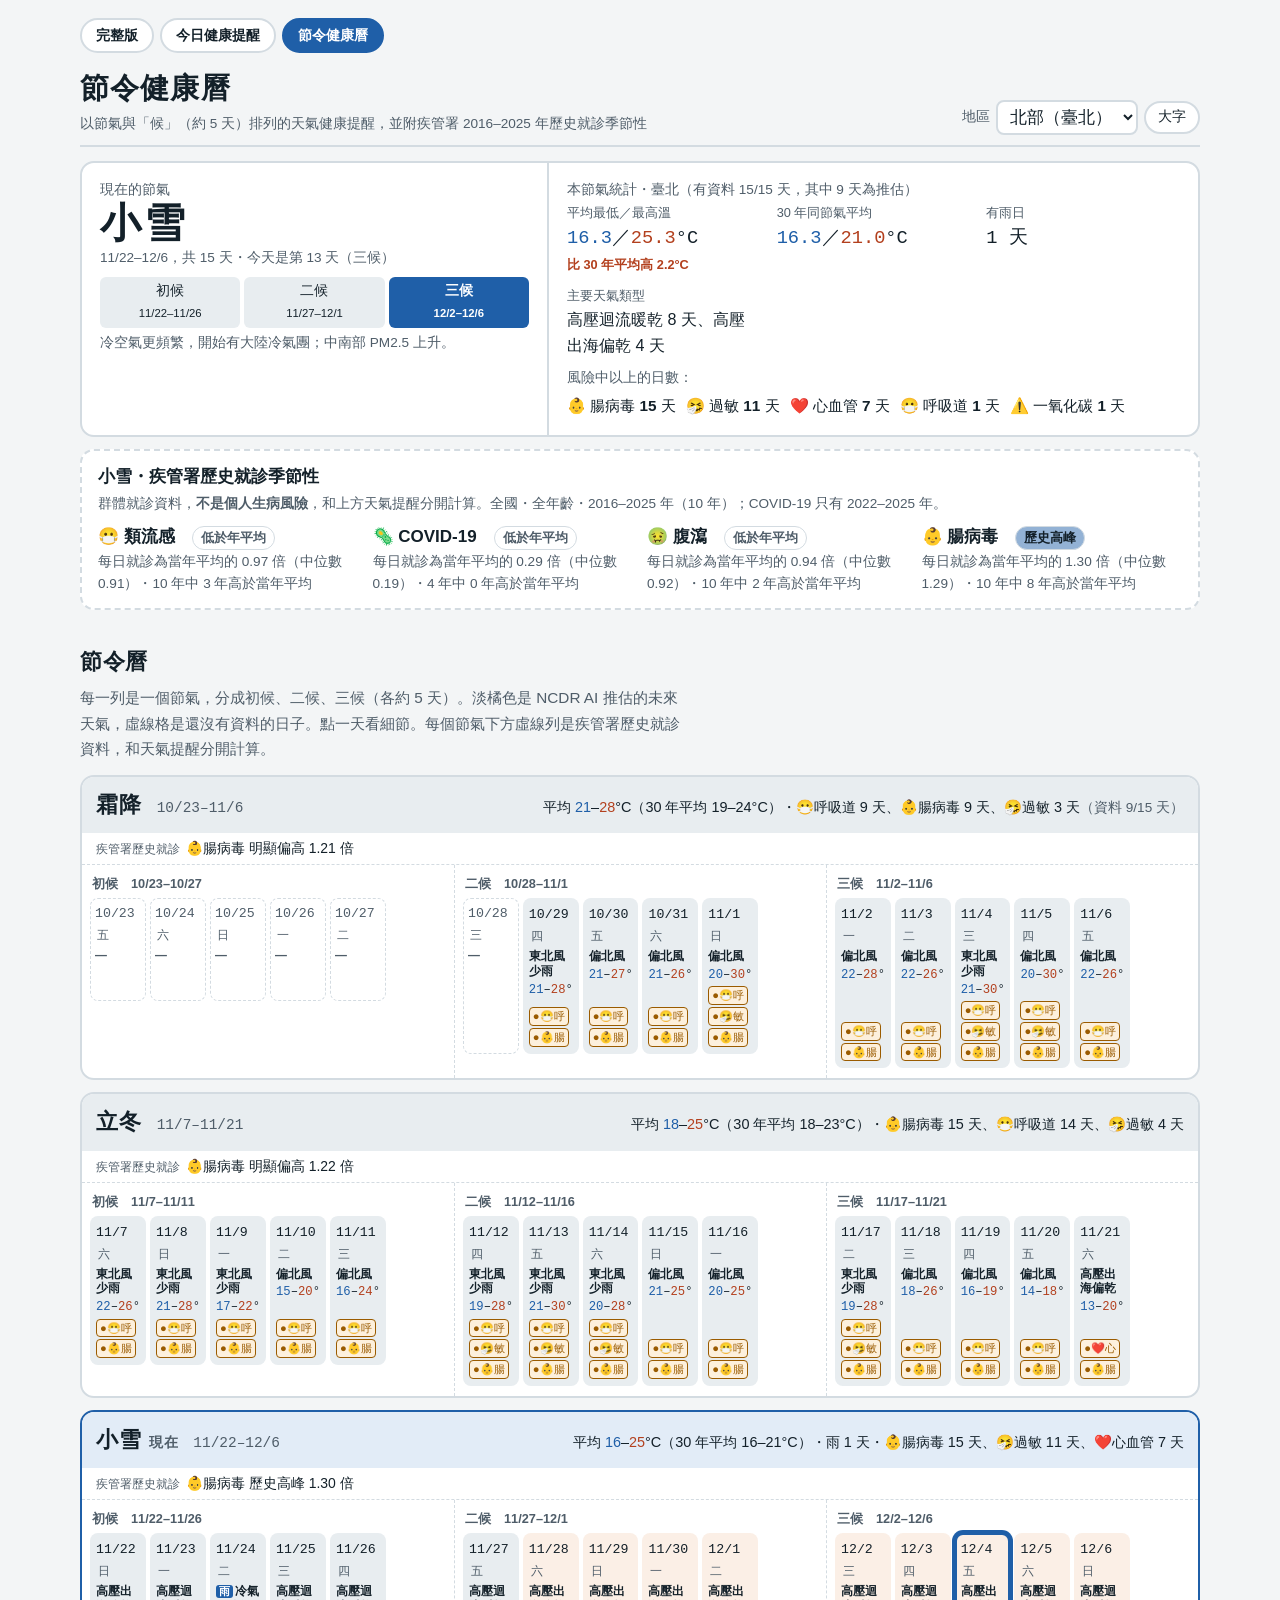
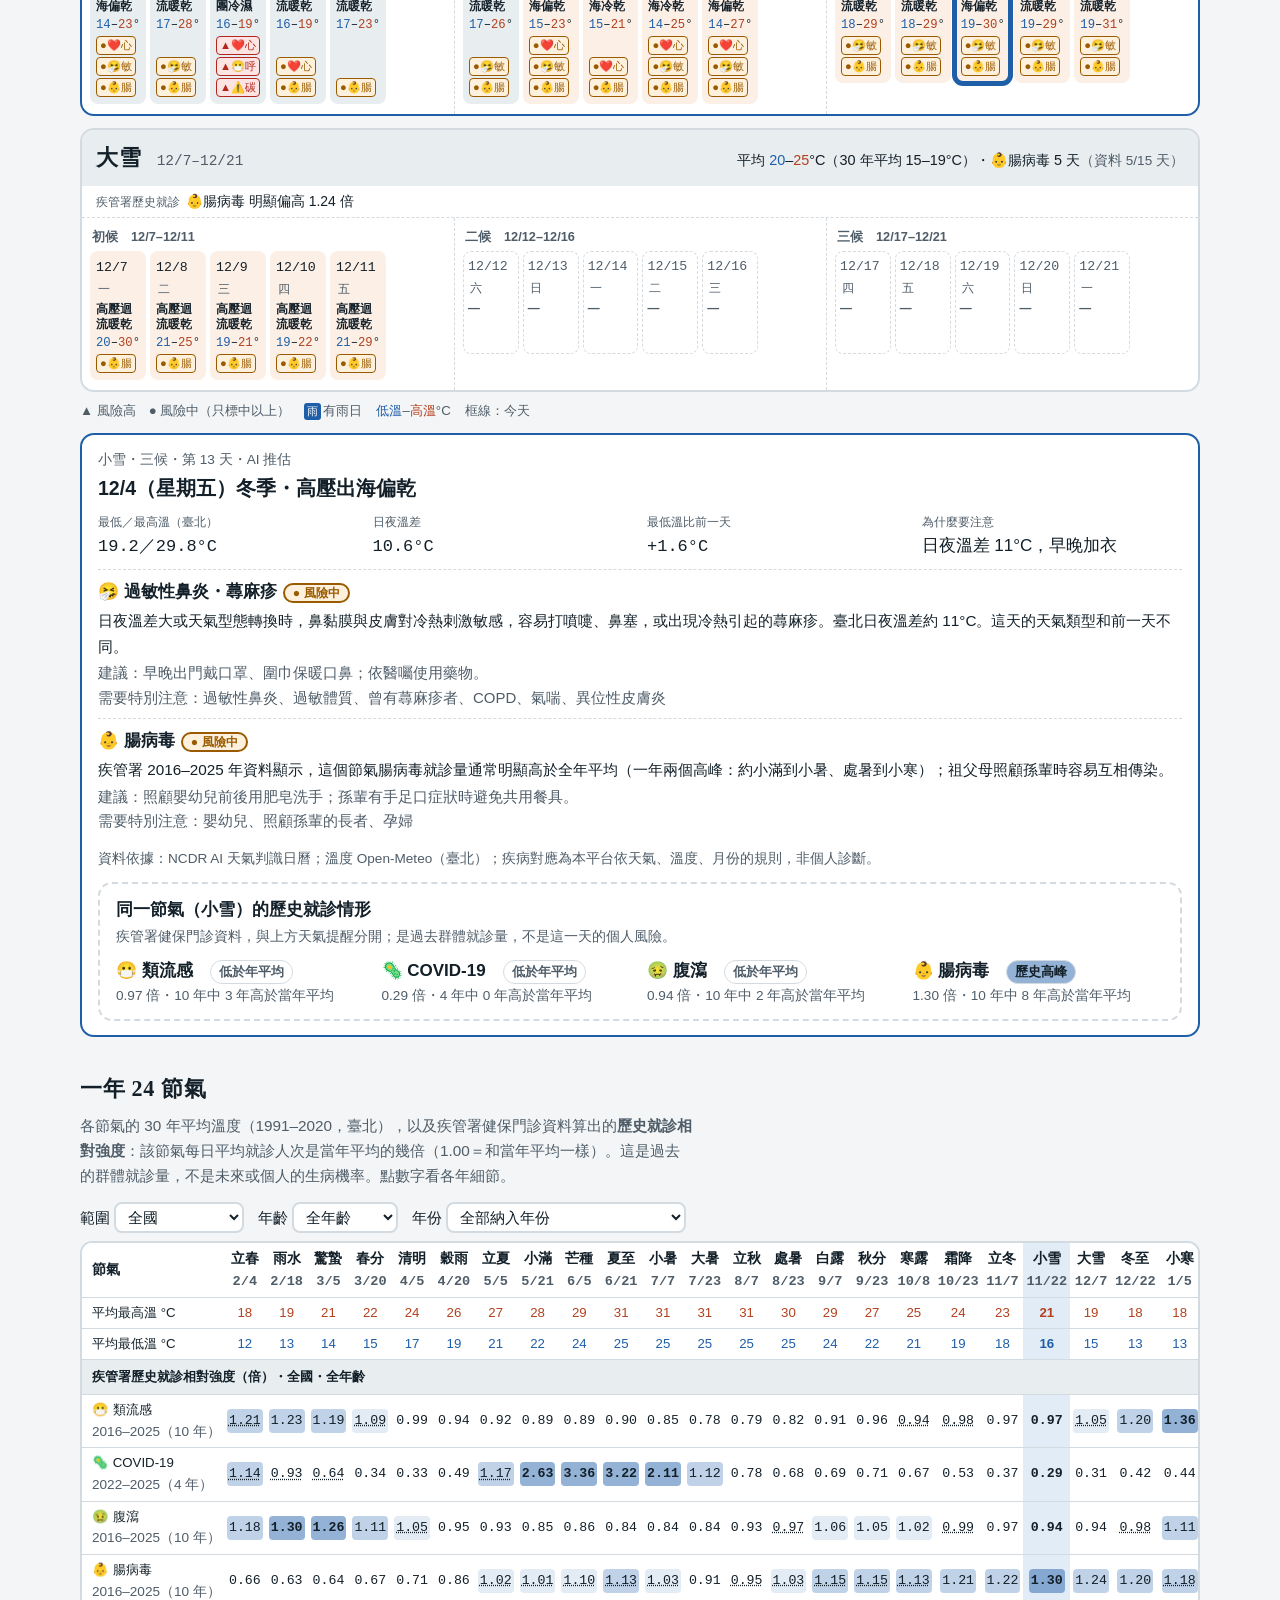
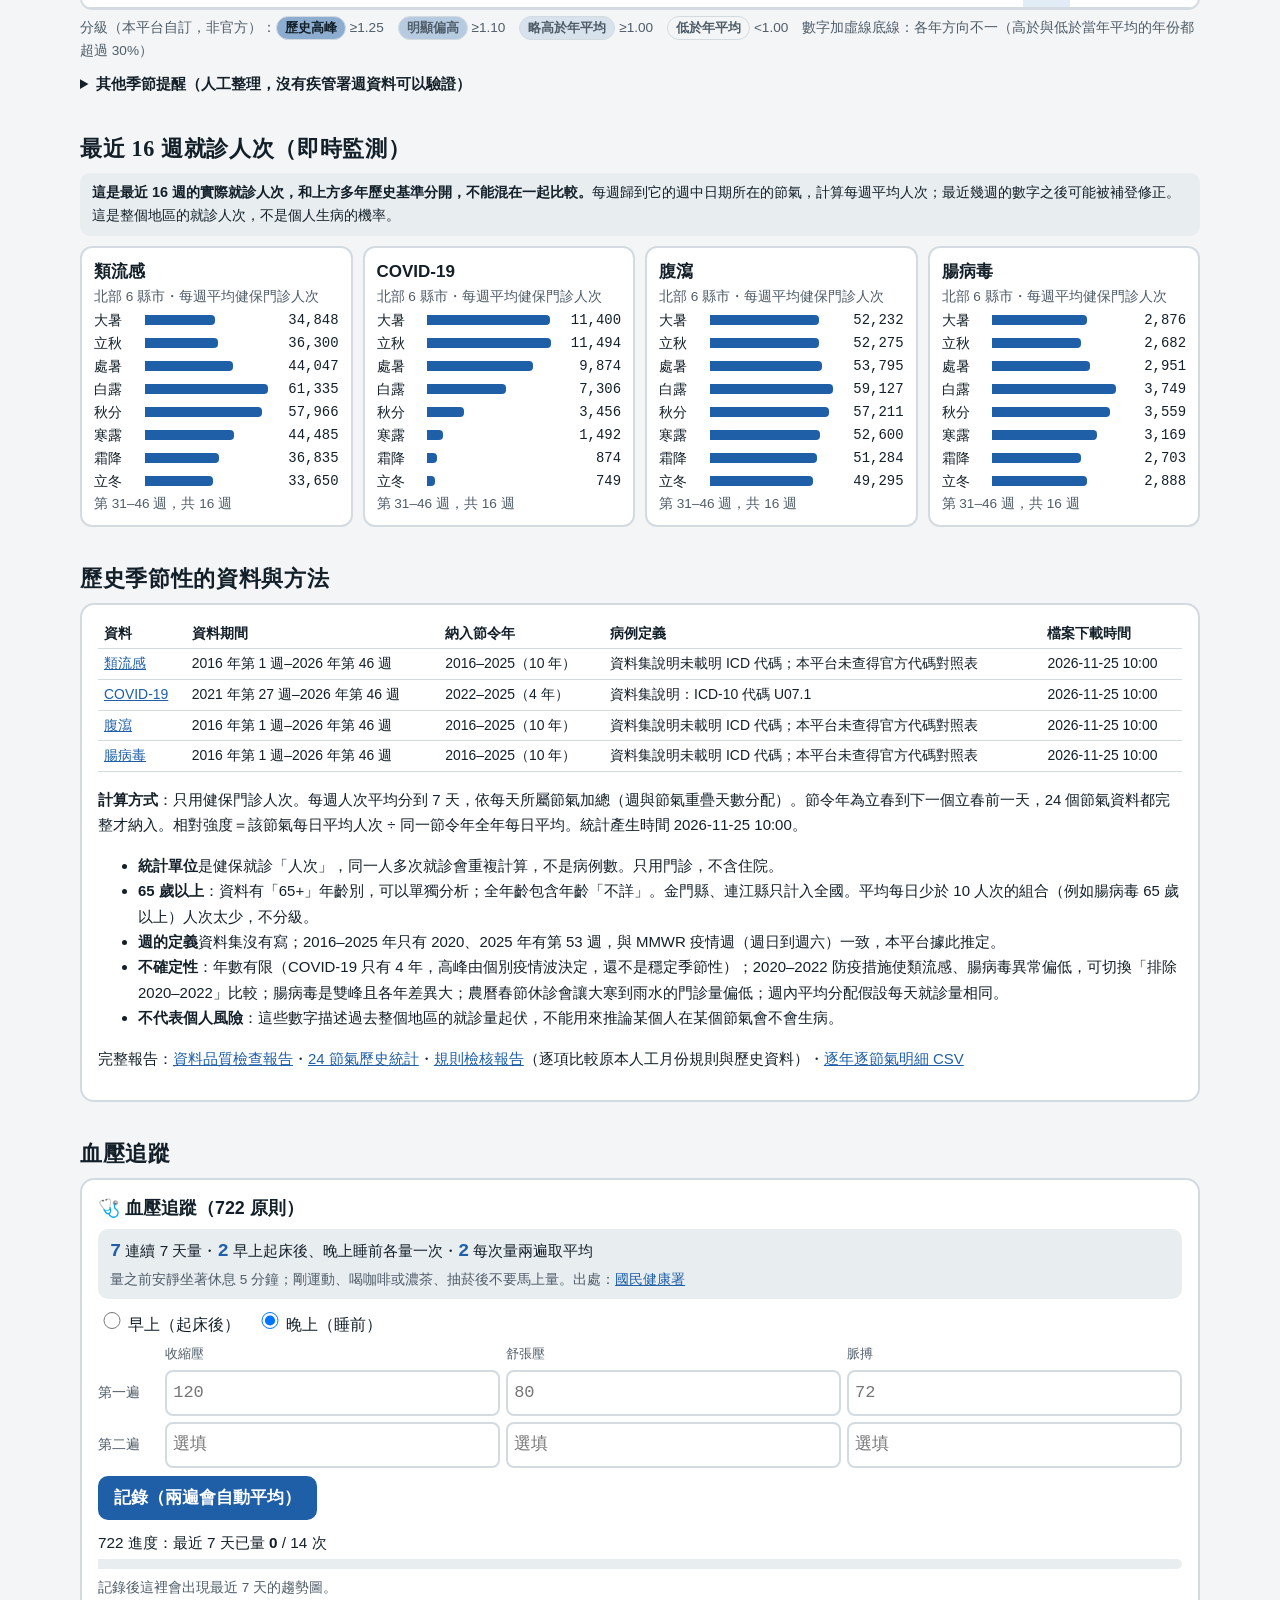
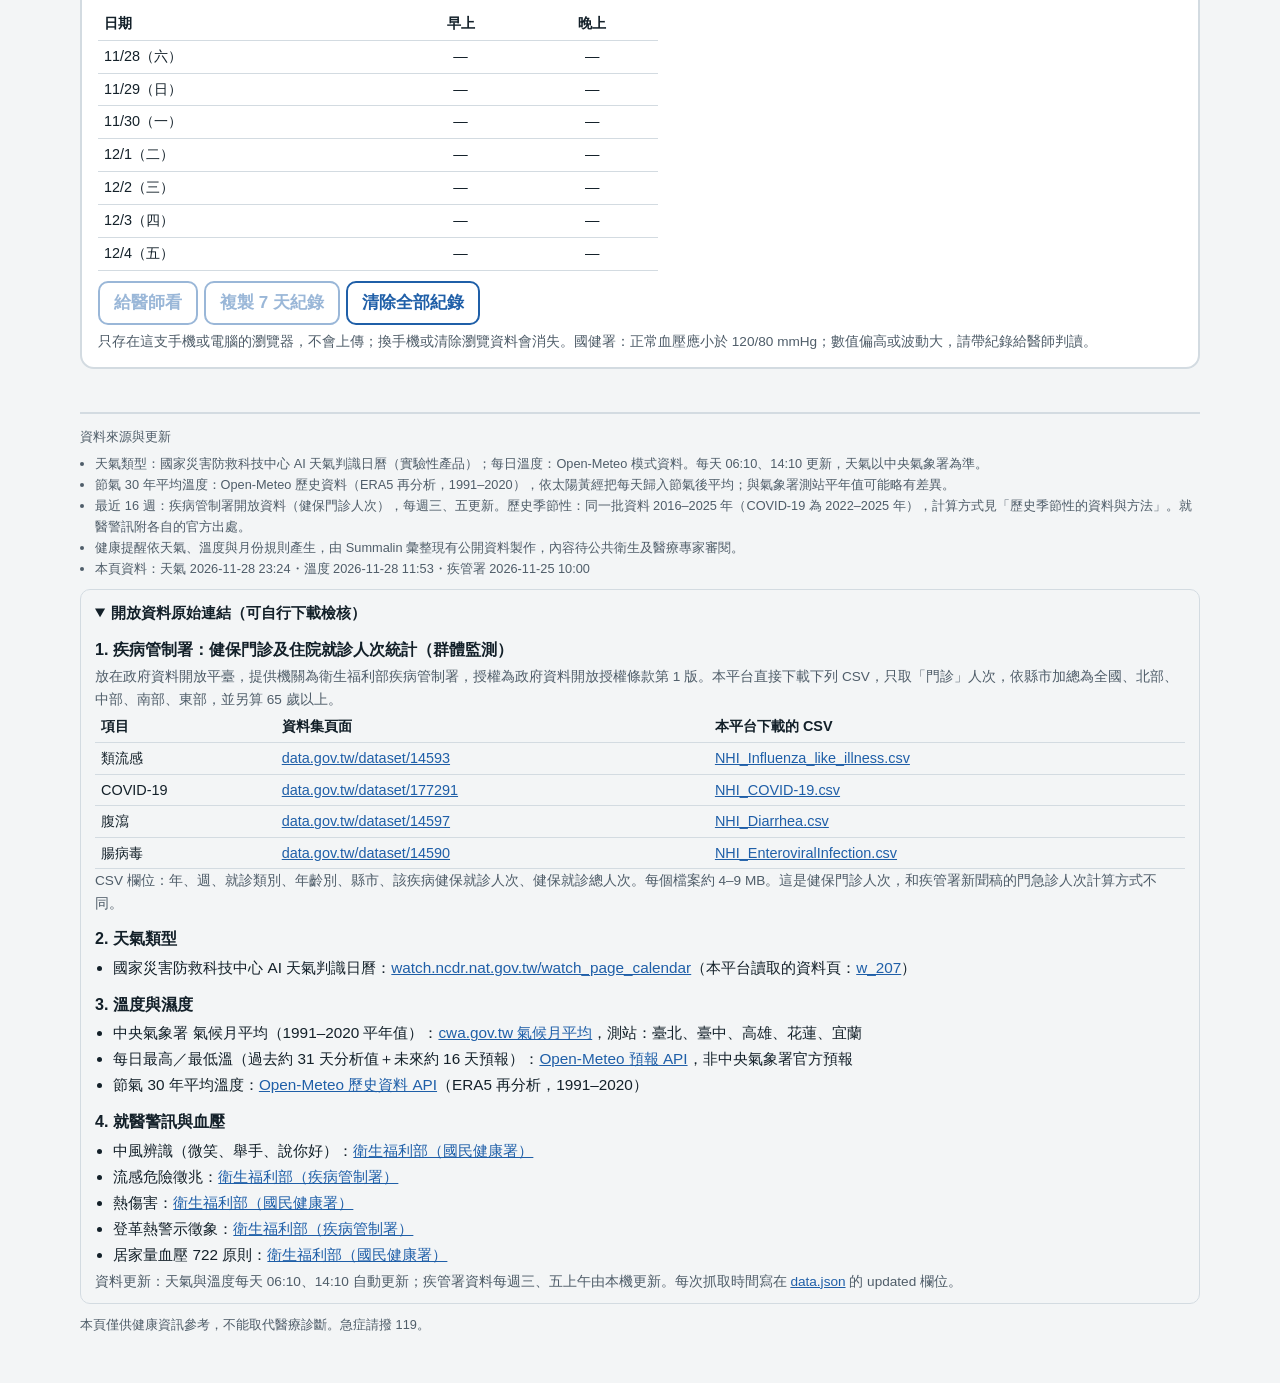
<file: jieqi_health_web/site/v3/index.html>
<!doctype html>
<html lang="zh-Hant-TW">
<head>
<meta charset="utf-8">
<meta http-equiv="Content-Security-Policy" content="default-src 'self'; script-src 'self' 'unsafe-inline'; style-src 'self' 'unsafe-inline' https://fonts.googleapis.com; font-src https://fonts.gstatic.com; img-src 'self' data:; connect-src 'self'; object-src 'none'; base-uri 'self'; form-action 'none'">
<meta name="viewport" content="width=device-width, initial-scale=1, viewport-fit=cover">
<style>:root{padding-top:env(safe-area-inset-top,0px);padding-bottom:env(safe-area-inset-bottom,0px)}img{max-width:100%}[hidden]{display:none!important}</style>
</head>
<body>
<title>節令健康曆</title>
<meta name="claude:viewport-fit-sides" content="cover">
<link rel="preconnect" href="https://fonts.googleapis.com">
<link rel="stylesheet" href="https://fonts.googleapis.com/css2?family=Noto+Serif+TC:wght@700;900&family=Noto+Sans+TC:wght@400;500;700&family=IBM+Plex+Mono:wght@500&display=swap">
<style>
/* 版型：以「節氣」為列、「候」（約 5 天）為欄的節令曆；每列附本節氣統計與 30 年同節氣比較 */
:root{
  --bg:#f3f5f6; --surface:#ffffff; --ink:#132029; --muted:#4f5d69; --line:#d3dbe1; --soft:#e8edf0;
  --accent:#1f5fa8; --accent-ink:#fff; --accent-soft:#e2ecf7; --fcst:#fbefe6;
  --lv1:#2e7d5b; --lv2:#9a5b00; --lv3:#b3261e; --lv1-bg:#e3f2ea; --lv2-bg:#fdf0dc; --lv3-bg:#fbe4e2;
  --danger:#b3261e; --danger-bg:#fdecea; --warm:#b3401e; --cool:#1f5fa8;
  --fd:"Noto Serif TC","Songti TC","PMingLiU",serif; --f:"Noto Sans TC","PingFang TC","Microsoft JhengHei",sans-serif; --mono:"IBM Plex Mono",ui-monospace,Consolas,monospace;
  font-size:17px;
}
@media (prefers-color-scheme: dark){:root:not([data-theme="light"]){
  --bg:#0e141a; --surface:#16202a; --ink:#eef3f7; --muted:#a8b5c1; --line:#2c3a47; --soft:#1d2934;
  --accent:#7fb2ee; --accent-ink:#0e141a; --accent-soft:#1c2f45; --fcst:#2e2419;
  --lv1:#6fd3a3; --lv2:#f2b45a; --lv3:#ff8a80; --lv1-bg:#173326; --lv2-bg:#3a2a12; --lv3-bg:#3f1c1a;
  --danger:#ff8a80; --danger-bg:#3f1c1a; --warm:#ff9a7a; --cool:#7fb2ee; color-scheme:dark}}
:root[data-theme="dark"]{
  --bg:#0e141a; --surface:#16202a; --ink:#eef3f7; --muted:#a8b5c1; --line:#2c3a47; --soft:#1d2934;
  --accent:#7fb2ee; --accent-ink:#0e141a; --accent-soft:#1c2f45; --fcst:#2e2419;
  --lv1:#6fd3a3; --lv2:#f2b45a; --lv3:#ff8a80; --lv1-bg:#173326; --lv2-bg:#3a2a12; --lv3-bg:#3f1c1a;
  --danger:#ff8a80; --danger-bg:#3f1c1a; --warm:#ff9a7a; --cool:#7fb2ee; color-scheme:dark}
:root[data-size="lg"]{font-size:20px}
body{background:var(--bg);color:var(--ink);font-family:var(--f);font-size:1rem;line-height:1.65;margin:0}
.wrap{max-width:1120px;margin:0 auto;padding-block:18px 48px;padding-left:max(16px,env(safe-area-inset-left,0px));padding-right:max(16px,env(safe-area-inset-right,0px))}
a{color:var(--accent)}
button,select,input{font:inherit;color:var(--ink)}
:focus-visible{outline:3px solid var(--accent);outline-offset:2px}
.sub{font-size:.8rem;color:var(--muted)}
h1{font-family:var(--fd);font-weight:900;font-size:1.7rem;margin:0;letter-spacing:.04em}
h2{font-family:var(--fd);font-size:1.3rem;margin:2rem 0 .3rem;letter-spacing:.03em}
.lede{color:var(--muted);font-size:.9rem;margin:0 0 .8rem;max-width:72ch}
.top{display:flex;flex-wrap:wrap;align-items:flex-end;justify-content:space-between;gap:8px 16px;border-bottom:2px solid var(--line);padding-bottom:10px}
.tools{display:flex;flex-wrap:wrap;gap:6px;align-items:center}
.tools select{padding:5px 8px;border:2px solid var(--line);border-radius:8px;background:var(--surface)}
.tbtn{border:2px solid var(--line);background:var(--surface);border-radius:999px;padding:3px 12px;font-size:.8rem;cursor:pointer;text-decoration:none;color:var(--ink)}
.tbtn[aria-pressed="true"]{border-color:var(--accent);background:var(--accent);color:var(--accent-ink)}

.vnav{display:flex;flex-wrap:wrap;gap:6px;margin:0 0 12px;font-size:14px}
.vnav a{display:inline-block;padding:4px 14px;border:2px solid var(--line);border-radius:999px;background:var(--surface);color:var(--ink);text-decoration:none;font-weight:700}
.vnav a:hover{border-color:var(--accent)}
.vnav a[aria-current="page"]{background:var(--accent);border-color:var(--accent);color:var(--accent-ink,#fff)}
/* 現在的節氣 */
.now{display:grid;grid-template-columns:minmax(0,1fr) minmax(0,1.4fr);gap:0;background:var(--surface);border:2px solid var(--line);border-radius:14px;margin-top:14px;overflow:hidden}
.now>div{padding:16px 18px;min-width:0}
.now>div+div{border-left:2px solid var(--line)}
@media (max-width:760px){.now{grid-template-columns:minmax(0,1fr)}.now>div+div{border-left:0;border-top:2px solid var(--line)}}
.tn{font-family:var(--fd);font-weight:900;font-size:2.4rem;line-height:1.1;letter-spacing:.08em}
.hou{display:flex;gap:4px;margin:8px 0 4px}
.hou span{flex:1;text-align:center;font-size:.8rem;padding:3px 0;border-radius:6px;background:var(--soft)}
.hou span.on{background:var(--accent);color:var(--accent-ink);font-weight:700}
.stats{display:grid;grid-template-columns:repeat(auto-fit,minmax(160px,1fr));gap:10px 16px}
.st>span{display:block;font-size:.75rem;color:var(--muted)}
.st b{font-family:var(--mono);font-weight:500;font-size:1.1rem;white-space:nowrap;display:block}
.st .diff{display:block}
.diff{font-size:.85rem;font-weight:700}
.diff.w{color:var(--warm)}.diff.c{color:var(--cool)}
.riskc{display:flex;flex-wrap:wrap;gap:4px 10px;margin-top:8px;font-size:.9rem}

/* 節令曆 */
.terms{display:flex;flex-direction:column;gap:12px}
.term{background:var(--surface);border:2px solid var(--line);border-radius:14px;overflow:hidden}
.term.cur{border-color:var(--accent)}
.term-h{display:flex;flex-wrap:wrap;align-items:baseline;gap:4px 14px;padding:10px 14px;background:var(--soft)}
.term.cur .term-h{background:var(--accent-soft)}
.term-h .nm{font-family:var(--fd);font-weight:900;font-size:1.3rem;letter-spacing:.06em}
.term-h .dr{font-family:var(--mono);font-size:.85rem;color:var(--muted)}
.term-h .sm{font-size:.85rem;margin-left:auto}
.hgrid{display:grid;grid-template-columns:repeat(3,minmax(0,1fr));gap:0}
.hcol{padding:8px 8px 10px;min-width:0}
.hcol+.hcol{border-left:1px dashed var(--line)}
@media (max-width:760px){.hgrid{grid-template-columns:minmax(0,1fr)}.hcol+.hcol{border-left:0;border-top:1px dashed var(--line)}}
.hcol-h{font-size:.75rem;color:var(--muted);margin:0 2px 4px;font-weight:700}
.dayrow{display:grid;grid-template-columns:repeat(6,minmax(0,1fr));gap:4px}
.dc{border:2px solid transparent;border-radius:8px;background:var(--soft);padding:4px 4px 5px;min-height:92px;display:flex;flex-direction:column;gap:1px;text-align:left;cursor:pointer;min-width:0}
.dc.fc{background:var(--fcst)}
.dc.none{background:transparent;border:1px dashed var(--line);cursor:default;color:var(--muted)}
.dc.today{border-color:var(--accent)}
.dc.sel{box-shadow:0 0 0 3px var(--accent)}
.dc .d{font-family:var(--mono);font-size:.78rem;font-weight:500}
.dc .d small{font-family:var(--f);font-size:.68rem;color:var(--muted);margin-left:2px}
.dc .w{font-size:.7rem;font-weight:700;line-height:1.25;overflow-wrap:anywhere}
.dc .t{font-family:var(--mono);font-size:.72rem;white-space:nowrap}
.lo{color:var(--cool)}.hi{color:var(--warm)}
.dc .r{display:flex;flex-wrap:wrap;gap:2px;margin-top:auto}
.chip{font-size:.66rem;line-height:1.5;padding:0 3px;border-radius:4px;white-space:nowrap;border:1px solid currentColor}
.chip.l2{color:var(--lv2);background:var(--lv2-bg)}.chip.l3{color:var(--lv3);background:var(--lv3-bg)}
.rain{display:inline-block;font-size:.62rem;background:var(--accent);color:var(--accent-ink);border-radius:3px;padding:0 3px;margin-right:2px}
.legend{display:flex;flex-wrap:wrap;gap:4px 14px;font-size:.78rem;color:var(--muted);margin-top:8px}

/* 日細節 */
.detail{background:var(--surface);border:2px solid var(--accent);border-radius:14px;padding:14px 16px;margin-top:12px}
.detail h3{margin:0 0 4px;font-size:1.15rem}
.kv{display:grid;grid-template-columns:repeat(auto-fit,minmax(140px,1fr));gap:6px 14px;margin:8px 0}
.kv span{display:block;font-size:.72rem;color:var(--muted)}
.kv b{font-family:var(--mono);font-weight:500}
.ri{border-top:1px dashed var(--line);padding:8px 0}
.ri .lv{font-size:.72rem;font-weight:900;padding:1px 8px;border-radius:999px;border:2px solid currentColor;margin-left:6px}
.lv.l3{color:var(--lv3);background:var(--lv3-bg)}.lv.l2{color:var(--lv2);background:var(--lv2-bg)}.lv.l1{color:var(--lv1);background:var(--lv1-bg)}
.ri p{margin:2px 0;font-size:.9rem}
.ri .act{font-size:.88rem;color:var(--muted)}
.danger{border:3px solid var(--danger);background:var(--danger-bg);border-radius:12px;padding:10px 14px;margin-top:10px}
.danger h3{margin:0 0 4px;font-size:1rem;color:var(--danger)}
.danger ul{margin:0;padding-left:1.2em;font-size:.9rem}
.call{font-family:var(--mono);font-size:1.15rem;color:var(--danger);font-weight:500}

/* 一年 24 節氣 */
.yrwrap{overflow-x:auto;background:var(--surface);border:2px solid var(--line);border-radius:12px}
table.yr{border-collapse:collapse;font-size:.78rem;min-width:1000px;width:100%;font-variant-numeric:tabular-nums}
table.yr th,table.yr td{padding:4px 3px;text-align:center;border-bottom:1px solid var(--line)}
table.yr th:first-child,table.yr td:first-child{text-align:left;white-space:nowrap;padding-left:10px;position:sticky;left:0;background:var(--surface)}
table.yr thead th{font-family:var(--fd);font-size:.85rem}
table.yr .cur{background:var(--accent-soft);font-weight:700}
.lvc{display:inline-block;min-width:2.2em;border-radius:4px;padding:0 2px}
.lvc.v0{color:var(--muted)}.lvc.v1{color:var(--lv1)}.lvc.v2{color:var(--lv2);background:var(--lv2-bg)}.lvc.v3{color:var(--lv3);background:var(--lv3-bg);font-weight:700}

/* 群體監測 */
.note{background:var(--soft);border-radius:10px;padding:8px 12px;font-size:.85rem}
.mon{display:grid;grid-template-columns:repeat(auto-fit,minmax(240px,1fr));gap:10px;margin-top:10px}
.mc{background:var(--surface);border:2px solid var(--line);border-radius:12px;padding:10px 12px}
.mrow{display:grid;grid-template-columns:3.2em minmax(0,1fr) 4.6em;gap:6px;align-items:center;font-size:.82rem}
.mrow .bar{height:10px;border-radius:0 4px 4px 0;background:var(--accent)}
.mrow .v{font-family:var(--mono);text-align:right}
.mrow.cur{font-weight:700}

.card{background:var(--surface);border:2px solid var(--line);border-radius:14px;padding:14px 16px}
.btn{border:2px solid var(--accent);background:var(--accent);color:var(--accent-ink);border-radius:10px;padding:6px 14px;font-weight:700;cursor:pointer}
.btn.ghost{background:transparent;color:var(--accent)}
.btn:disabled{opacity:.45;cursor:default}
.msg{font-size:.88rem;margin-top:6px}
/* 血壓追蹤 */
.bpw h3{margin:0 0 6px;font-size:1.05rem}
.bp722{background:var(--soft);border-radius:10px;padding:8px 12px;font-size:.9rem;line-height:1.6}
.bp722 b{font-family:var(--mono);font-size:1.1rem;color:var(--accent)}
.bp722 .sub{display:block;margin-top:2px}
.bpslot{display:flex;flex-wrap:wrap;gap:6px 16px;margin:10px 0 6px;font-size:.95rem}
.bpslot input{width:1.1em;height:1.1em}
.bpgrid{display:grid;grid-template-columns:3.6em repeat(3,minmax(0,1fr));gap:6px;align-items:center;margin-bottom:8px}
.bph{font-size:.75rem;color:var(--muted)}
.bpr{font-size:.8rem;color:var(--muted)}
.bpgrid input{width:100%;box-sizing:border-box;padding:7px 6px;border:2px solid var(--line);border-radius:8px;background:var(--surface);font-family:var(--mono);font-size:1rem}
.bpprog{margin:10px 0 4px;font-size:.9rem}
.bpprog .bar{height:10px;background:var(--soft);border-radius:0 5px 5px 0;margin-top:4px;overflow:hidden}
.bpprog .bar i{display:block;height:100%;background:var(--accent);border-radius:0 5px 5px 0}
.bpchart{position:relative;margin:8px 0;max-width:560px}
.bpchart svg{width:100%;height:auto;display:block}
.bpchart .tip{position:absolute;pointer-events:none;background:var(--ink);color:var(--bg);font-size:.75rem;padding:3px 8px;border-radius:6px;white-space:nowrap;transform:translate(-50%,-115%)}
.bplg{display:flex;flex-wrap:wrap;gap:4px 14px;font-size:.8rem;color:var(--muted)}
.bplg i{display:inline-block;width:14px;height:3px;vertical-align:middle;margin-right:4px;border-radius:2px}
.bptblwrap{overflow-x:auto;max-width:560px}
.bptbl{border-collapse:collapse;width:100%;font-size:.85rem;font-variant-numeric:tabular-nums}
.bptbl th,.bptbl td{border-bottom:1px solid var(--line);padding:4px 6px;text-align:center;white-space:nowrap}
.bptbl th:first-child,.bptbl td:first-child{text-align:left}
.bptbl .avg td{font-weight:700;border-top:2px solid var(--line);white-space:normal}
.bpact{display:flex;flex-wrap:wrap;gap:6px;margin:10px 0 6px}
.bpdoc{border:2px solid var(--accent);border-radius:12px;padding:12px 14px;margin:6px 0;font-size:1.15rem;line-height:1.8}
.bpdoc h4{margin:0 0 4px;font-size:1.2rem}
.bpdoc table{border-collapse:collapse;width:100%;font-variant-numeric:tabular-nums}
.bpdoc td,.bpdoc th{border-bottom:1px solid var(--line);padding:2px 6px;text-align:center}
.bpdoc td:first-child,.bpdoc th:first-child{text-align:left}
.dsrc{display:block;font-size:.75rem;color:var(--muted)}

/* 疾管署歷史季節性（與天氣提醒分開，使用不同樣式） */
.hbox{background:var(--surface);border:2px dashed var(--line);border-radius:14px;padding:12px 16px;margin-top:12px}
.hbox h3{margin:0 0 2px;font-size:1rem}
.hgrid4{display:grid;grid-template-columns:repeat(auto-fit,minmax(200px,1fr));gap:8px 14px;margin-top:8px}
.hi4 b{display:block}.hi4 .sub{font-size:.8rem}
.hl{display:inline-block;font-size:.78rem;font-weight:700;padding:0 8px;border-radius:999px;border:1px solid var(--line)}
.hl.h0{color:var(--muted)}
.hl.h1{background:color-mix(in srgb,var(--accent) 12%,transparent)}
.hl.h2{background:color-mix(in srgb,var(--accent) 28%,transparent)}
.hl.h3{background:color-mix(in srgb,var(--accent) 48%,transparent);color:var(--ink)}
.unst{font-size:.75rem;color:var(--muted)}
.hist{padding:4px 14px;font-size:.82rem;border-bottom:1px dashed var(--line);color:var(--ink)}
.hist .tag{font-size:.72rem;color:var(--muted);margin-right:6px}
table.yr tr.sec td{background:var(--soft);text-align:left;font-weight:700;padding:6px 10px;position:sticky;left:0}
table.yr button.hc{border:0;cursor:pointer;min-width:2.6em;border-radius:4px;padding:1px 2px;font-family:var(--mono);font-size:.78rem;background:transparent}
table.yr button.hc.h1{background:color-mix(in srgb,var(--accent) 12%,transparent)}
table.yr button.hc.h2{background:color-mix(in srgb,var(--accent) 28%,transparent)}
table.yr button.hc.h3{background:color-mix(in srgb,var(--accent) 48%,transparent);font-weight:700}
table.yr button.hc.u{text-decoration:underline dotted}
table.yr button.hc.on{outline:2px solid var(--ink)}
.ctl{display:flex;flex-wrap:wrap;gap:6px 14px;align-items:center;margin:8px 0;font-size:.88rem}
.ctl select{padding:4px 8px;border:2px solid var(--line);border-radius:8px;background:var(--surface)}
.yd{background:var(--surface);border:2px solid var(--accent);border-radius:12px;padding:10px 14px;margin-top:8px;font-size:.9rem}
.yd table{border-collapse:collapse;font-size:.82rem;font-variant-numeric:tabular-nums}
.yd td,.yd th{border-bottom:1px solid var(--line);padding:2px 8px;text-align:center}
.meth{font-size:.88rem;line-height:1.7}
.meth table{border-collapse:collapse;width:100%;font-size:.82rem}
.meth td,.meth th{border-bottom:1px solid var(--line);padding:3px 6px;text-align:left;vertical-align:top}
.methw{overflow-x:auto}
details.man{margin-top:10px;font-size:.88rem}
details.man summary{cursor:pointer;font-weight:700}
footer{margin-top:2.5rem;padding-top:12px;border-top:2px solid var(--line);font-size:.75rem;color:var(--muted)}
footer ul{padding-left:1.2em;margin:6px 0}
</style>

<div class="wrap">
  <nav class="vnav" aria-label="切換版本"><a href="../">完整版</a><a href="../v2/">今日健康提醒</a><a href="../v3/" aria-current="page">節令健康曆</a></nav>
  <div class="top">
    <div><h1>節令健康曆</h1><div class="sub">以節氣與「候」（約 5 天）排列的天氣健康提醒，並附疾管署 2016–2025 年歷史就診季節性</div></div>
    <div class="tools">
      <label for="region" class="sub">地區</label>
      <select id="region"><option value="北部">北部（臺北）</option><option value="中部">中部（臺中）</option><option value="南部">南部（高雄）</option><option value="東部">東部（宜蘭）</option></select>
      <button class="tbtn" id="t-size" aria-pressed="false">大字</button>
    </div>
  </div>

  <section class="now" id="now" aria-live="polite">
    <div>
      <div class="sub">現在的節氣</div>
      <div class="tn" id="n-name">—</div>
      <div class="sub" id="n-range"></div>
      <div class="hou" id="n-hou"></div>
      <div class="sub" id="n-desc"></div>
    </div>
    <div>
      <div class="sub" id="n-sh">本節氣統計</div>
      <div class="stats" id="n-stats"></div>
      <div class="riskc" id="n-risk"></div>
    </div>
  </section>
  <section class="hbox" id="h-now" aria-live="polite"></section>

  <h2>節令曆</h2>
  <p class="lede">每一列是一個節氣，分成初候、二候、三候（各約 5 天）。淡橘色是 NCDR AI 推估的未來天氣，虛線格是還沒有資料的日子。點一天看細節。每個節氣下方虛線列是疾管署歷史就診資料，和天氣提醒分開計算。</p>
  <div class="terms" id="terms"></div>
  <div class="legend"><span>▲ 風險高　● 風險中（只標中以上）</span><span><span class="rain">雨</span>有雨日</span><span><span class="lo">低溫</span>–<span class="hi">高溫</span>°C</span><span>框線：今天</span></div>
  <div class="detail" id="detail" hidden></div>

  <h2>一年 24 節氣</h2>
  <p class="lede">各節氣的 30 年平均溫度（1991–2020，<span id="yr-st"></span>），以及疾管署健保門診資料算出的<b>歷史就診相對強度</b>：該節氣每日平均就診人次是當年平均的幾倍（1.00＝和當年平均一樣）。這是過去的群體就診量，不是未來或個人的生病機率。點數字看各年細節。</p>
  <div class="ctl">
    <label>範圍 <select id="c-scope"><option value="nat">全國</option><option value="reg">上方選的地區</option></select></label>
    <label>年齡 <select id="c-age"><option value="all">全年齡</option><option value="65+">65 歲以上</option></select></label>
    <label>年份 <select id="c-sens"><option value="0">全部納入年份</option><option value="1">排除 2020–2022（防疫期間）</option></select></label>
  </div>
  <div class="yrwrap"><table class="yr" id="yr"></table></div>
  <div class="yd" id="yr-d" hidden></div>
  <div class="sub" id="yr-leg" style="margin-top:6px"></div>
  <details class="man"><summary>其他季節提醒（人工整理，沒有疾管署週資料可以驗證）</summary>
    <p class="sub">下列項目原本也在年度表中，等級是依文獻與月份人工設定，<b>不是統計結果</b>，保留供參考並列入專家審閱。類流感・呼吸道、腸病毒、腸胃道感染三列改由上方疾管署統計呈現。</p>
    <div class="yrwrap"><table class="yr" id="yr-man"></table></div>
  </details>

  <h2>最近 16 週就診人次（即時監測）</h2>
  <div class="note"><b>這是最近 16 週的實際就診人次，和上方多年歷史基準分開，不能混在一起比較。</b>每週歸到它的週中日期所在的節氣，計算每週平均人次；最近幾週的數字之後可能被補登修正。這是整個地區的就診人次，不是個人生病的機率。</div>
  <div class="mon" id="mon"></div>

  <h2>歷史季節性的資料與方法</h2>
  <div class="card meth" id="meth">讀取中…</div>

  <h2>血壓追蹤</h2>
  <div class="card">
<div class="bpw" id="bpw">
  <h3>🩺 血壓追蹤（722 原則）</h3>
  <div class="bp722">
    <b>7</b> 連續 7 天量・<b>2</b> 早上起床後、晚上睡前各量一次・<b>2</b> 每次量兩遍取平均
    <span class="sub">量之前安靜坐著休息 5 分鐘；剛運動、喝咖啡或濃茶、抽菸後不要馬上量。出處：<a href="https://www.mohw.gov.tw/cp-2704-87239-1.html" target="_blank" rel="noopener">國民健康署</a></span>
  </div>
  <form id="bp-form" autocomplete="off">
    <div class="bpslot" role="radiogroup" aria-label="量測時段">
      <label><input type="radio" name="bp-slot" value="am" id="bp-am"> 早上（起床後）</label>
      <label><input type="radio" name="bp-slot" value="pm" id="bp-pm"> 晚上（睡前）</label>
    </div>
    <div class="bpgrid">
      <span></span><span class="bph">收縮壓</span><span class="bph">舒張壓</span><span class="bph">脈搏</span>
      <span class="bpr">第一遍</span>
      <input id="bp-s1" inputmode="numeric" aria-label="第一遍收縮壓" placeholder="120" required>
      <input id="bp-d1" inputmode="numeric" aria-label="第一遍舒張壓" placeholder="80" required>
      <input id="bp-p1" inputmode="numeric" aria-label="第一遍脈搏" placeholder="72">
      <span class="bpr">第二遍</span>
      <input id="bp-s2" inputmode="numeric" aria-label="第二遍收縮壓" placeholder="選填">
      <input id="bp-d2" inputmode="numeric" aria-label="第二遍舒張壓" placeholder="選填">
      <input id="bp-p2" inputmode="numeric" aria-label="第二遍脈搏" placeholder="選填">
    </div>
    <button class="btn" type="submit">記錄（兩遍會自動平均）</button>
  </form>
  <div class="msg" id="bp-msg" role="status"></div>
  <div class="bpprog" id="bp-prog"></div>
  <div class="bpchart" id="bp-chart"></div>
  <div class="bptblwrap"><table class="bptbl" id="bp-tbl"></table></div>
  <div class="bpact">
    <button class="btn ghost" type="button" id="bp-doc">給醫師看</button>
    <button class="btn ghost" type="button" id="bp-copy">複製 7 天紀錄</button>
    <button class="btn ghost" type="button" id="bp-clear">清除全部紀錄</button>
  </div>
  <div class="bpdoc" id="bp-docview" hidden></div>
  <div class="sub">只存在這支手機或電腦的瀏覽器，不會上傳；換手機或清除瀏覽資料會消失。國健署：正常血壓應小於 120/80 mmHg；數值偏高或波動大，請帶紀錄給醫師判讀。</div>
</div>

  </div>

  <footer>
    <div>資料來源與更新</div>
    <ul>
      <li>天氣類型：國家災害防救科技中心 AI 天氣判識日曆（實驗性產品）；每日溫度：Open-Meteo 模式資料。每天 06:10、14:10 更新，天氣以中央氣象署為準。</li>
      <li>節氣 30 年平均溫度：Open-Meteo 歷史資料（ERA5 再分析，1991–2020），依太陽黃經把每天歸入節氣後平均；與氣象署測站平年值可能略有差異。</li>
      <li>最近 16 週：疾病管制署開放資料（健保門診人次），每週三、五更新。歷史季節性：同一批資料 2016–2025 年（COVID-19 為 2022–2025 年），計算方式見「歷史季節性的資料與方法」。就醫警訊附各自的官方出處。</li>
      <li>健康提醒依天氣、溫度與月份規則產生，由 Summalin 彙整現有公開資料製作，內容待公共衛生及醫療專家審閱。</li>
      <li id="f-upd"></li>
    </ul>
<details class="srcs" open>
  <summary>開放資料原始連結（可自行下載檢核）</summary>
  <style>
  .srcs{margin:10px 0;padding:10px 14px;border:1px solid var(--line);border-radius:10px;font-size:.9rem;line-height:1.7;color:var(--ink)}
  .srcs summary{cursor:pointer;font-weight:700}
  .srcs h4{margin:10px 0 2px;font-size:.95rem}
  .srcs ul{margin:2px 0;padding-left:1.2em}
  .srcs table{border-collapse:collapse;width:100%;font-size:.85rem}
  .srcs th,.srcs td{border-bottom:1px solid var(--line);padding:3px 6px;text-align:left;vertical-align:top}
  .srcs .sub{color:var(--muted);font-size:.8rem}
  .srcs a{word-break:break-all}
  </style>
  <h4>1. 疾病管制署：健保門診及住院就診人次統計（群體監測）</h4>
  <div class="sub">放在政府資料開放平臺，提供機關為衛生福利部疾病管制署，授權為政府資料開放授權條款第 1 版。本平台直接下載下列 CSV，只取「門診」人次，依縣市加總為全國、北部、中部、南部、東部，並另算 65 歲以上。</div>
  <table>
    <tr><th>項目</th><th>資料集頁面</th><th>本平台下載的 CSV</th></tr>
    <tr><td>類流感</td><td><a href="https://data.gov.tw/dataset/14593" target="_blank" rel="noopener">data.gov.tw/dataset/14593</a></td><td><a href="https://od.cdc.gov.tw/eic/NHI_Influenza_like_illness.csv" target="_blank" rel="noopener">NHI_Influenza_like_illness.csv</a></td></tr>
    <tr><td>COVID-19</td><td><a href="https://data.gov.tw/dataset/177291" target="_blank" rel="noopener">data.gov.tw/dataset/177291</a></td><td><a href="https://od.cdc.gov.tw/eic/NHI_COVID-19.csv" target="_blank" rel="noopener">NHI_COVID-19.csv</a></td></tr>
    <tr><td>腹瀉</td><td><a href="https://data.gov.tw/dataset/14597" target="_blank" rel="noopener">data.gov.tw/dataset/14597</a></td><td><a href="https://od.cdc.gov.tw/eic/NHI_Diarrhea.csv" target="_blank" rel="noopener">NHI_Diarrhea.csv</a></td></tr>
    <tr><td>腸病毒</td><td><a href="https://data.gov.tw/dataset/14590" target="_blank" rel="noopener">data.gov.tw/dataset/14590</a></td><td><a href="https://od.cdc.gov.tw/eic/NHI_EnteroviralInfection.csv" target="_blank" rel="noopener">NHI_EnteroviralInfection.csv</a></td></tr>
  </table>
  <div class="sub">CSV 欄位：年、週、就診類別、年齡別、縣市、該疾病健保就診人次、健保就診總人次。每個檔案約 4–9 MB。這是健保門診人次，和疾管署新聞稿的門急診人次計算方式不同。</div>

  <h4>2. 天氣類型</h4>
  <ul>
    <li>國家災害防救科技中心 AI 天氣判識日曆：<a href="https://watch.ncdr.nat.gov.tw/watch_page_calendar" target="_blank" rel="noopener">watch.ncdr.nat.gov.tw/watch_page_calendar</a>（本平台讀取的資料頁：<a href="https://watch.ncdr.nat.gov.tw/w_207" target="_blank" rel="noopener">w_207</a>）</li>
  </ul>

  <h4>3. 溫度與濕度</h4>
  <ul>
    <li>中央氣象署 氣候月平均（1991–2020 平年值）：<a href="https://www.cwa.gov.tw/V8/C/C/Statistics/monthlymean.html" target="_blank" rel="noopener">cwa.gov.tw 氣候月平均</a>，測站：臺北、臺中、高雄、花蓮、宜蘭</li>
    <li>每日最高／最低溫（過去約 31 天分析值＋未來約 16 天預報）：<a href="https://open-meteo.com/en/docs" target="_blank" rel="noopener">Open-Meteo 預報 API</a>，非中央氣象署官方預報</li>
    <li>節氣 30 年平均溫度：<a href="https://open-meteo.com/en/docs/historical-weather-api" target="_blank" rel="noopener">Open-Meteo 歷史資料 API</a>（ERA5 再分析，1991–2020）</li>
  </ul>

  <h4>4. 就醫警訊與血壓</h4>
  <ul>
    <li>中風辨識（微笑、舉手、說你好）：<a href="https://mohw.gov.tw/cp-16-74897-1.html" target="_blank" rel="noopener">衛生福利部（國民健康署）</a></li>
    <li>流感危險徵兆：<a href="https://www.mohw.gov.tw/cp-16-88360-1.html" target="_blank" rel="noopener">衛生福利部（疾病管制署）</a></li>
    <li>熱傷害：<a href="https://mohw.gov.tw/cp-16-82821-1.html" target="_blank" rel="noopener">衛生福利部（國民健康署）</a></li>
    <li>登革熱警示徵象：<a href="https://mohw.gov.tw/cp-16-86925-1.html" target="_blank" rel="noopener">衛生福利部（疾病管制署）</a></li>
    <li>居家量血壓 722 原則：<a href="https://www.mohw.gov.tw/cp-2704-87239-1.html" target="_blank" rel="noopener">衛生福利部（國民健康署）</a></li>
  </ul>
  <div class="sub">資料更新：天氣與溫度每天 06:10、14:10 自動更新；疾管署資料每週三、五上午由本機更新。每次抓取時間寫在 <a href="https://summalintw-boop.github.io/taiwan-jieqi-health/data.json" target="_blank" rel="noopener">data.json</a> 的 updated 欄位。</div>
</details>

    本頁僅供健康資訊參考，不能取代醫療診斷。急症請撥 119。
  </footer>
</div>

<script>
(function(){
const $=id=>document.getElementById(id);
const esc=s=>String(s??'').replace(/[&<>"']/g,c=>({'&':'&amp;','<':'&lt;','>':'&gt;','"':'&quot;',"'":'&#39;'}[c]));
const WD='日一二三四五六';
let DATA=null, NORM=null, SEAS=null, REGION='北部', SEL=null, YSEL=null;
const CV={scope:'nat',age:'all',sens:false};
const CK=[['ili','類流感','😷'],['covid','COVID-19','🦠'],['diarrhea','腹瀉','🤢'],['ev','腸病毒','👶']];
const HLV=['低於年平均','略高於年平均','明顯偏高','歷史高峰'];

// ===== 天文：太陽視黃經 =====
const rad=Math.PI/180;
function sunLon(jd){const T=(jd-2451545)/36525;const L0=280.46646+36000.76983*T+0.0003032*T*T;const M=(357.52911+35999.05029*T-0.0001537*T*T)*rad;const C=(1.914602-0.004817*T-0.000014*T*T)*Math.sin(M)+(0.019993-0.000101*T)*Math.sin(2*M)+0.000289*Math.sin(3*M);const om=(125.04-1934.136*T)*rad;const l=L0+C-0.00569-0.00478*Math.sin(om);return((l%360)+360)%360;}
const toJD=ms=>ms/86400000+2440587.5, fromJD=jd=>(jd-2440587.5)*86400000;
function solve(t,g){let jd=g;for(let i=0;i<8;i++){const d=((t-sunLon(jd)+540)%360)-180;jd+=d*365.2422/360;}return jd;}
function tw(jd){const t=new Date(fromJD(jd)+8*3600000);return{y:t.getUTCFullYear(),m:t.getUTCMonth()+1,d:t.getUTCDate()};}
function ymdJD(s){const[y,m,d]=s.split('-').map(Number);return toJD(Date.UTC(y,m-1,d,15,59));}
function todayYMD(){const t=tw(toJD(Date.now()));return`${t.y}-${String(t.m).padStart(2,'0')}-${String(t.d).padStart(2,'0')}`;}
function termAt(ymd){const jd=ymdJD(ymd),lon=sunLon(jd),i=Math.floor(lon/15);const st=solve(i*15,jd-(lon-i*15)*365.2422/360);return{jd,lon,i,st};}

// ===== 節氣內容（黃經 0,15,…,345）=====
const S={sp:'spring',su:'summer',au:'autumn',wi:'winter'};
const T=[
 ['春分',S.sp,'晝夜等長，鋒面頻繁；春季境外汙染與沙塵常使空品轉差。',['過敏性鼻炎、氣喘、COPD 惡化','溫差大，血壓波動'],['外出前查看空品 AQI','依醫囑使用藥物'],['空品預警連結社區據點與長照機構']],
 ['清明',S.sp,'春雨綿綿、氣溫回升，掃墓移動人潮多。',['腸病毒開始上升','掃墓跌倒、蜂螫、熱衰竭'],['掃墓避開正午、穿防滑鞋','祭品不要久放再吃'],['教保機構腸病毒衛教']],
 ['穀雨',S.sp,'雨量增加、轉為悶熱，黴菌與塵蟎容易孳生。',['腸病毒升溫','黴菌與塵蟎過敏','食物容易腐壞'],['寢具熱水清洗、室內除濕','剩菜盡快冷藏'],['食品衛生稽查']],
 ['立夏',S.su,'入夏，氣溫明顯上升，梅雨鋒面即將報到。',['腸病毒上升','熱傷害開始出現'],['少量多次喝水','住家內外倒積水'],['熱傷害預警上線']],
 ['小滿',S.su,'梅雨季，豪雨可能引發淹水與土石流。',['腸病毒夏季高峰','淹水後鉤端螺旋體、類鼻疽'],['淹水清理穿雨鞋戴手套','準備防災包與 3 天份藥物'],['更新長照機構與行動不便者撤離名冊']],
 ['芒種',S.su,'梅雨後期，高溫高濕，午後雷陣雨。',['腸病毒重症好發','熱傷害','皮膚黴菌感染'],['室內熱時開冷氣或電扇','留意尿量減少與頭暈'],['熱危害警示發給關懷員']],
 ['夏至',S.su,'日照最長，午後雷陣雨頻繁。',['熱衰竭、熱中暑','腸病毒夏季高峰','登革熱'],['10–14 時避免外出','室內也會中暑'],['設置清涼避暑據點']],
 ['小暑',S.su,'颱風季開始，炎熱潮濕。',['熱傷害','颱風外傷與停電'],['颱風前備妥藥物與行動電源','維生器材使用者備援電源'],['維生器材用電名冊與優先復電']],
 ['大暑',S.su,'全年最熱，高溫可達 35°C 以上。',['熱中暑','脫水、泌尿道感染','高溫心血管事件'],['分次喝水，心腎病人依醫囑','體溫持續上升、意識不清，立即就醫或撥 119'],['長照與居服排班避開高溫']],
 ['立秋',S.au,'名為入秋，實際仍炎熱，颱風活躍。',['颱風豪雨後類鼻疽、鉤端螺旋體','登革熱上升'],['災後清理戴口罩、雨鞋、手套','清除積水容器'],['災後感染症監測']],
 ['處暑',S.au,'暑氣漸消，南部仍濕熱，颱風豪雨不斷。',['登革熱升溫','開學後腸病毒上升'],['防蚊、清積水','出現重症警示徵象儘速就醫'],['登革熱擴散預警']],
 ['白露',S.au,'早晚轉涼，日夜溫差加大；南部登革熱進入高峰。',['登革熱高峰','開學群聚呼吸道感染','溫差血壓波動'],['早晚加外套','長者務必防蚊'],['準備疫苗接種動線']],
 ['秋分',S.au,'東北季風開始影響北部；秋颱與東北季風共伴易致豪雨。',['登革熱高峰','共伴效應豪雨','過敏性鼻炎'],['注意豪雨特報','鼻炎氣喘回診調藥'],['長照機構防災計畫檢查']],
 ['寒露',S.au,'北部轉涼、中南部乾燥；10/1 公費流感與新冠疫苗開打。',['流感、新冠接種期','空品轉差'],['65 歲以上儘早接種疫苗','依資格補種肺炎鏈球菌疫苗'],['機構住民與員工接種率追蹤']],
 ['霜降',S.au,'日夜溫差大，空品持續轉差。',['腸病毒秋冬高峰','低溫心血管事件','皮膚乾癢'],['起床先坐起再下床','規律量血壓'],['低溫特報與獨居關懷名單']],
 ['立冬',S.wi,'入冬，東北季風增強；北部與東北部濕冷，中南部乾燥、溫差大。',['腸病毒秋冬高峰','降溫後心肌梗塞、中風','一氧化碳中毒'],['頭頸手腳保暖','胸痛、單側無力打 119','熱水器裝在室外'],['寒流期間優先關懷獨居長者','機構腹瀉與發燒群聚通報']],
 ['小雪',S.wi,'冷空氣更頻繁，開始有大陸冷氣團；中南部 PM2.5 上升。',['腸病毒秋冬高峰','寒流後一週內心血管事件','空汙加重 COPD'],['寒流後一週仍注意胸悶頭暈','AQI 高時戴口罩'],['寒流後急診量能']],
 ['大雪',S.wi,'寒流機會增加，平地可能低於 10°C。',['低溫死亡風險升高','一氧化碳中毒高峰','流感開始上升'],['不要燒炭取暖','貝類煮熟、肥皂洗手'],['低溫特報觸發獨居訪視與街友收容']],
 ['冬至',S.wi,'夜最長，寒流頻繁；進補與聚餐多。',['流感高峰開始','進補飲酒加重心血管負擔','一氧化碳中毒'],['進補不配酒','湯圓小口吃'],['門急診分流']],
 ['小寒',S.wi,'全年最冷時段之一，寒流常見。',['低溫心血管與呼吸道死亡高峰','失溫','一氧化碳中毒'],['室內也要穿暖','獨居長者每天聯繫家人'],['低溫特報當天電話問安與送餐察看']],
 ['大寒',S.wi,'最冷節氣，春節前人潮移動、聚餐多。',['流感高峰','低溫心血管事件','腹瀉（諾羅病毒）偏多'],['返鄉前補打疫苗','依醫囑使用藥物'],['春節醫療院所輪值']],
 ['立春',S.sp,'冬春交替，冷氣團仍頻繁；春節返鄉聚集。',['流感與腹瀉高峰','低溫心血管事件'],['不舒服不要拖到年後','長者坐離門口避風'],['機構訪客有症狀暫緩探視']],
 ['雨水',S.sp,'降雨增加、濕冷，春雨開始。',['呼吸道感染持續','濕滑跌倒'],['浴室防滑墊與扶手','雨天穿防滑鞋'],['居家無障礙與防跌補助宣導']],
 ['驚蟄',S.sp,'回暖但寒流可能回馬槍，蟲媒開始活動。',['溫差心血管事件','過敏、氣喘','境外移入登革熱'],['不要太早收起冬衣','返國發燒告知旅遊史'],['病媒蚊孳生源清除啟動']],
].map(a=>({n:a[0],s:a[1],c:a[2],f:a[3],e:a[4],g:a[5]}));

// ===== 天氣類型 → 健康風險 規則 =====
const G={
  old:'65 歲以上長者', solo:'獨居長者', cvd:'高血壓、心臟病、中風病史', dm:'糖尿病', ckd:'慢性腎病、洗腎',
  copd:'COPD、氣喘', baby:'嬰幼兒', ltc:'長照機構住民', unvax:'未接種疫苗者', outdoor:'戶外工作者',
  mob:'行動不便、失能者', home:'街友', vent:'使用居家呼吸器、製氧機者', oldhouse:'老舊公寓住戶', skin:'異位性皮膚炎', imm:'免疫力低下者', care:'照顧孫輩的長者', preg:'孕婦',
  allergy:'過敏性鼻炎、過敏體質', urt:'曾有蕁麻疹者', bed:'臥床、長期穿尿布者'
};
function parseWx(d){
  const t=(d.type||'')+' '+(d.season||''), m=+d.date.slice(5,7);
  let season=/冬/.test(d.season)?'wi':/梅/.test(d.season)?'me':/春/.test(d.season)?'sp':/夏/.test(d.season)?'su':/秋/.test(d.season)?'au':
    ([12,1,2].includes(m)?'wi':[3,4].includes(m)?'sp':[5,6].includes(m)?'me':[7,8,9].includes(m)?'su':'au');
  return{season,m,
    ne:/東北/.test(t), n:/偏北|北風|北方/.test(t)&&!/東北/.test(t), cold:/寒流|冷氣團|冷高壓|寒潮/.test(t),
    sw:/西南/.test(t), s:/偏南|南風/.test(t)&&!/西南/.test(t), e:/偏東|東風/.test(t)&&!/東北/.test(t),
    front:/鋒面/.test(t), ty:/颱/.test(t), high:/高壓|太平洋/.test(t)&&!/冷高壓/.test(t), conv:/對流|雷/.test(t),
    wet:d.rain||(/多雨|豪雨|大雨|降雨/.test(t)&&!/少雨/.test(t)), dry:/少雨|無雨|乾/.test(t)||(!d.rain&&!/雨/.test(t)),
    region:(t.match(/北部|中部|南部|東部|東北部|西半部|迎風/)||[''])[0]};
}
// 白話說明（本平台撰寫，非 NCDR 官方定義）
const WX_TEXT={
  '東北風少雨':'東北季風影響，北部、東北部多雲偶有短暫雨，中南部晴朗乾燥、日夜溫差大；中南部在背風側，空氣汙染物容易累積。',
  '東北風多雨':'東北季風帶來水氣，迎風面的北部、東北部與東部降雨明顯、濕冷；中南部多雲。',
  '偏北風':'風向偏北，冷空氣較直接南下，各地早晚偏涼；西半部大致晴朗乾燥，溫差大。',
};
function wxText(d,f){
  if(WX_TEXT[d.type])return WX_TEXT[d.type];
  const p=[];
  if(f.cold)p.push('冷空氣強，各地明顯降溫');
  if(f.ne)p.push('東北季風影響'); if(f.n)p.push('風向偏北，氣溫偏低');
  if(f.sw)p.push('西南氣流帶來充沛水氣，中南部易有大雨'); if(f.s)p.push('偏南風，溫暖潮濕');
  if(f.e)p.push('偏東風，東半部易有雨、西半部偏熱'); if(f.front)p.push('鋒面通過，降雨並可能降溫');
  if(f.ty)p.push('颱風影響，風雨與災害風險高'); if(f.high)p.push('高壓籠罩，晴朗炎熱');
  if(f.conv)p.push('午後對流旺盛，局部雷陣雨');
  p.push(f.wet?'有降雨':'降雨少');
  return p.join('，')+'。';
}
// 每日最高／最低溫（Open-Meteo），依地區取代表測站
function tempOf(date,region){
  const st=STN[region][0], s=DATA&&DATA.temp&&DATA.temp.stations&&DATA.temp.stations[st];
  if(!s||!s[date])return null;
  const pd=new Date(Date.parse(date+'T00:00:00Z')-86400000).toISOString().slice(0,10), p=s[pd], [mx,mn]=s[date];
  return{st,mx,mn,rng:mx-mn,dmn:p?mn-p[1]:0};
}
// 地區加權：某些風險在特定地區較明顯
const RW={air:{中部:1,南部:1,東部:-1},wetcold:{北部:1,東部:1,中部:-1,南部:-1},dengue:{南部:1,北部:-1,東部:-1},heat:{中部:0,南部:0}};
// @@HIST_BEGIN（由 sync_hist_rules.py 產生，請勿手改）
// 疾管署健保門診歷史季節性分級（全國、全年齡，統計產生 2026-11-12 09:30）：0 低於年平均、1 略高、2 明顯偏高（≥1.10 倍）、3 歷史高峰（≥1.25 倍）
// 字串第 0 字＝春分…第 23 字＝驚蟄；類流感、腹瀉、腸病毒取「全部年份」與「排除 2020–2022」較高者
const HIST={ili:'100000000000000001233232',covid:'000233332000000000000200',diarrhea:'210000000011110000021233',ev:'000123321123323332220000'};
const histLv=(k,ymd)=>+HIST[k][termAt(ymd).i];
// @@HIST_END
function risks(d,region){
  const f=parseWx(d), out=[], cool=['au','wi','sp'].includes(f.season), wintery=f.season==='wi'||[12,1,2].includes(f.m);
  const add=(k,lv,name,why,groups,act)=>{lv+=(RW[k]&&RW[k][region])||0; if(lv>=1)out.push({k,lv:Math.min(3,lv),name,why,groups:groups.map(g=>G[g]),act});};
  const tp=tempOf(d.date,region);
  const cold10=!!(tp&&tp.mn<=10), drop=!!(tp&&tp.dmn<=-5);
  const tt=tp?`（${tp.st}最低 ${tp.mn.toFixed(0)}°C${tp.dmn<=-3?`，比前一天低 ${(-tp.dmn).toFixed(0)}°C`:''}）`:'';
  const cvdOn=tp?(tp.mn<=16||drop||f.cold):((f.ne||f.n||f.cold)&&cool);
  if(cvdOn)
    add('cvd',f.cold||cold10||drop?3:(tp?(tp.mn<=13||wintery?2:1):(wintery?3:2)),'心血管・中風','冷空氣使氣溫下降、日夜溫差加大'+tt+'，血管收縮、血壓上升；低溫效應會延遲數天，冷空氣過後一週仍要留意。',
      ['old','cvd','dm','ckd','solo'],'早晚與清晨出門保暖頭頸手腳；每天量血壓、依醫囑使用藥物；「微笑」臉部不對稱、「舉手」一手垂下、「說你好」講不清楚，任一情形儘快撥 119 並記下發生時間（國健署）。');
  // 流感季、新冠高峰：依疾管署 2016–2025 年健保門診歷史季節性（HIST），不再用固定月份
  const fluSeason=histLv('ili',d.date)>=2, covPeak=histLv('covid',d.date)>=3;
  const respAct='接種流感、新冠、肺炎鏈球菌疫苗；有症狀戴口罩在家休息；出現呼吸困難、呼吸急促、發紺、血痰、胸痛、意識改變或低血壓等流感危險徵兆，儘速就醫（疾管署）。';
  const covTxt='近年（2022–2025 年，只有 4 年資料）新冠就診高峰多在小滿到小暑；';
  if(f.ne||f.n||f.cold||(f.wet&&cool)||fluSeason)
    add('resp',wintery||f.cold||(tp&&tp.mn<=12)?3:2,'呼吸道感染',(fluSeason?'疾管署 2016–2025 年資料顯示，這個節氣類流感就診量通常明顯高於全年平均（高峰約在冬至到驚蟄）；':'')+(covPeak?covTxt:'')+'涼冷天氣使人待在室內、門窗緊閉，流感、新冠、RSV 與肺炎鏈球菌容易傳播；長者重症比例最高。',
      ['old','baby','copd','ltc','unvax'],respAct);
  else if(covPeak)
    add('resp',1,'呼吸道感染',covTxt+'人多的室內空間容易傳播；長者重症比例最高。',['old','copd','ltc','unvax'],respAct);
  if((f.ne||f.n)&&f.dry&&cool)
    add('air',1,'空氣品質・氣喘 COPD','東北季風期間中南部位於背風側，風弱時 PM2.5 等汙染物累積；乾冷空氣也會刺激呼吸道。',
      ['copd','cvd','old','baby'],'查看空品 AQI，超過 100 減少戶外活動並戴口罩；依醫囑使用藥物。');
  if(f.ne&&f.wet)
    add('wetcold',2,'濕冷・跌倒','迎風面持續降雨、濕冷，路面與浴室濕滑；濕冷也讓關節不適、活動量下降。',
      ['old','mob','solo'],'浴室加防滑墊與扶手，雨天外出穿防滑鞋；室內保持溫暖乾燥。');
  if(f.cold||((f.ne||f.n)&&wintery)||(tp&&tp.mn<=12))
    add('co',f.cold||(tp&&tp.mn<=8)?3:2,'一氧化碳中毒','天冷門窗緊閉、熱水器裝在室內或加蓋陽台，燃燒不完全產生一氧化碳。',
      ['oldhouse','solo','old'],'熱水器裝在室外、洗澡時開窗；頭痛頭暈想吐立即開窗離開；不要燒炭取暖。');
  if(f.dry&&cool&&(f.ne||f.n||f.cold))
    add('skin',1,'皮膚乾癢・乾燥型濕疹','空氣乾燥加上洗熱水澡，皮膚屏障受損；長者皮脂分泌少，小腿、背部容易乾裂發癢，抓破後可能感染。',
      ['old','skin','dm'],'洗澡水不超過 40°C、少用肥皂，洗完 3 分鐘內擦乳液；剪短指甲避免抓破。');
  // 過敏性鼻炎・蕁麻疹：日夜溫差大、天氣類型轉換、轉季月份
  const swing=tp?tp.rng>=8:(cool&&f.dry&&(f.ne||f.n)), turn=!!d._turn, shoulder=[3,4,10,11].includes(f.m);
  if(swing||turn||shoulder)
    add('allergy',(swing&&(turn||shoulder||(tp&&tp.rng>=10)))?2:1,'過敏性鼻炎・蕁麻疹','日夜溫差大或天氣型態轉換時，鼻黏膜與皮膚對冷熱刺激敏感，容易打噴嚏、鼻塞，或出現冷熱引起的蕁麻疹。'+(tp?`${tp.st}日夜溫差約 ${tp.rng.toFixed(0)}°C。`:'')+(turn?'這天的天氣類型和前一天不同。':''),
      ['allergy','urt','copd','skin'],'早晚出門戴口罩、圍巾保暖口鼻；依醫囑使用藥物。');
  // 濕疹・汗疹・黴菌：高溫高濕
  if(['su','me'].includes(f.season)&&(f.wet||f.s||f.sw||f.high||f.conv||f.season==='me'))
    add('eczema',f.season==='me'||f.wet?2:1,'濕疹・汗疹・皮膚黴菌','高溫潮濕讓汗水悶在皮膚皺摺處，容易長汗疹、濕疹，也利於黴菌（股癬、念珠菌）孳生；臥床與穿尿布的長者最常見。',
      ['bed','dm','old','baby'],'衣物選透氣吸汗材質，汗濕就換；皮膚皺摺處保持乾爽；照顧臥床者每 2 小時翻身並檢查尿布區皮膚。');
  const heatOld=['su','me'].includes(f.season)&&(f.high||f.s||f.conv||f.e||(f.sw&&!f.wet)||(f.season==='su'&&f.dry));
  if(tp?tp.mx>=30:heatOld)
    add('heat',tp?(tp.mx>=34?3:tp.mx>=32?2:1):(f.high||f.season==='su'?3:2),'熱傷害','高溫潮濕使身體散熱困難'+(tp?`（${tp.st}最高 ${tp.mx.toFixed(0)}°C）`:'')+'；長者體溫調節較差，在室內不開冷氣也可能中暑。',
      ['old','solo','cvd','ckd','outdoor','baby'],'10–14 時避免戶外活動，少量多次喝水；室內開冷氣或電扇；不舒服時先移到陰涼處、喝加少許鹽的冷開水；體溫持續上升、呼吸困難或意識持續不清，立即就醫或撥 119（國健署）。');
  if(f.wet&&(f.sw||f.front||f.ty||['me','su'].includes(f.season)))
    add('flood',f.ty?3:2,'豪雨後感染','豪雨淹水後，汙水與土壤散播鉤端螺旋體、類鼻疽菌；傷口接觸汙水易感染。',
      ['dm','ckd','imm','outdoor'],'清理時穿雨鞋、戴手套口罩；有傷口避免接觸汙水，發燒就醫並告知接觸史。');
  if(f.m>=6&&f.m<=11&&(f.wet||f.s||f.sw||f.season==='su'))
    add('dengue',f.m>=8&&f.m<=10?2:1,'登革熱','雨後積水容器孳生病媒蚊，氣溫高時傳播快；長者與二次感染者重症風險較高。',
      ['old','cvd','dm'],'清除積水容器、穿淺色長袖、用防蚊液；出現腹部疼痛及壓痛、持續性嘔吐、黏膜出血、嗜睡或躁動不安等重症警示徵象，儘速就醫並告知旅遊史（疾管署）。');
  if(f.ty)
    add('typhoon',3,'颱風外傷・停電','強風豪雨造成外傷、停電與交通中斷，維生器材與洗腎、透析治療可能受影響。',
      ['vent','ckd','mob','ltc'],'備妥 3 天份藥物、行動電源與備援電源；依通知提前撤離。');
  // 腹瀉、腸病毒：依疾管署 2016–2025 年健保門診歷史季節性（HIST）
  const hd=histLv('diarrhea',d.date), he=histLv('ev',d.date);
  if(hd>=1)
    add('gi',hd>=2?2:1,'腹瀉・腸胃炎','疾管署 2016–2025 年資料顯示，這個節氣腹瀉就診量通常'+(hd>=2?'明顯高於':'略高於')+'全年平均（高峰約在小寒到春分，冬春季常有諾羅病毒群聚）；長照機構與學校容易群聚。',
      ['ltc','baby','old'],'如廁後、備餐前用肥皂洗手（酒精效果有限）；貝類煮熟；嘔吐物用漂白水處理；腹瀉時補充水分電解質。');
  else if(['me','su'].includes(f.season))
    add('gi',1,'食物保存・腸胃炎','高溫潮濕利於細菌孳生，食物在室溫下放置過久容易引起食物中毒（這是食品衛生提醒；歷年夏季腹瀉就診量並未高於全年平均）。',
      ['ltc','baby','old'],'生熟食分開、剩菜盡快冷藏；腹瀉時補充水分電解質。');
  if(he>=1)
    add('ev',he>=2?2:1,'腸病毒','疾管署 2016–2025 年資料顯示，這個節氣腸病毒就診量通常'+(he>=2?'明顯高於':'略高於')+'全年平均（一年兩個高峰：約小滿到小暑、處暑到小寒）；祖父母照顧孫輩時容易互相傳染。',['baby','care','preg'],'照顧嬰幼兒前後用肥皂洗手；孫輩有手足口症狀時避免共用餐具。');
  if(!out.length)
    out.push({k:'calm',lv:1,name:'天氣平穩',why:'這個天氣類型沒有明顯的健康風險訊號。',groups:[G.old],act:'維持規律作息，依醫囑使用藥物。'});
  return out.sort((a,b)=>b.lv-a.lv);
}
const SHORT={cvd:'心血管',resp:'呼吸道',air:'空品',wetcold:'濕冷',co:'一氧化碳',skin:'皮膚乾癢',allergy:'過敏',eczema:'濕疹',heat:'熱傷害',flood:'災後感染',dengue:'登革熱',typhoon:'颱風',gi:'腸胃',ev:'腸病毒',calm:'平穩'};
const ICON={cvd:'❤️',resp:'😷',air:'🌫️',wetcold:'🌧️',co:'⚠️',skin:'🧴',allergy:'🤧',eczema:'💦',heat:'🌡️',flood:'🌊',dengue:'🦟',typhoon:'🌀',gi:'🤢',ev:'👶',calm:'🙂'};
const ABBR={cvd:'心',resp:'呼',air:'空',wetcold:'濕',co:'碳',skin:'膚',allergy:'敏',eczema:'疹',heat:'熱',flood:'災',dengue:'登',typhoon:'颱',gi:'胃',ev:'腸',calm:'穩'};
const LVN=['','需留意','風險中','風險高'];

// ===== 季節性（月相對等級）=====
const SEA=[
 ['類流感・呼吸道',[3,3,2,0,0,0,0,0,0,0,0,2]],['心血管・中風（低溫）',[3,3,2,1,0,0,1,1,0,1,2,3]],
 ['熱傷害',[0,0,0,1,2,3,3,3,2,1,0,0]],['登革熱',[0,0,0,0,1,1,2,3,3,3,2,1]],['腸病毒',[2,0,0,0,2,3,2,2,3,3,3,2]],
 ['腸胃道感染（腹瀉）',[2,3,3,1,0,0,0,1,1,1,0,0]],['一氧化碳中毒',[3,3,1,0,0,0,0,0,0,0,1,3]],
 ['過敏・氣喘・COPD',[2,2,3,2,1,0,0,0,1,2,2,2]],['颱風豪雨後感染',[0,0,0,0,1,2,2,3,3,1,0,0]],
 ['過敏性鼻炎・蕁麻疹（轉季溫差）',[1,1,3,2,1,0,0,0,1,2,3,2]],['濕疹・汗疹・皮膚黴菌',[0,0,0,1,2,3,3,3,2,1,0,0]],
 ['皮膚乾癢（乾燥）',[3,3,2,1,0,0,0,0,0,1,2,3]]];

const STN={北部:['臺北'],中部:['臺中'],南部:['高雄'],東部:['宜蘭','花蓮']};
const CDCK=[['ili','類流感'],['covid','COVID-19'],['diarrhea','腹瀉'],['ev','腸病毒']];


// ===== 共用：就醫警訊（只收錄有官方出處的內容）=====
const DANGER={
  cvd:{sign:'「微笑」臉部兩邊不對稱、「舉手」有一隻手垂下、「說你好」講不清楚',act:'儘快撥 119，並記下發生時間',src:'國民健康署（2023/6/15）',url:'https://mohw.gov.tw/cp-16-74897-1.html'},
  resp:{sign:'呼吸困難、呼吸急促、發紺、血痰、胸痛、意識改變或低血壓（流感危險徵兆）',act:'儘速就醫',src:'疾病管制署（2026/11/3）',url:'https://www.mohw.gov.tw/cp-16-88360-1.html'},
  heat:{sign:'體溫持續上升、呼吸困難或意識持續不清',act:'立即就醫或撥 119；先移到陰涼處',src:'國民健康署（2025/6/20）',url:'https://mohw.gov.tw/cp-16-82821-1.html'},
  dengue:{sign:'腹部疼痛及壓痛、持續性嘔吐、黏膜出血、嗜睡或躁動不安（登革熱重症警示徵象）',act:'儘速就醫並告知旅遊史',src:'疾病管制署（2026/6/14）',url:'https://mohw.gov.tw/cp-16-86925-1.html'},
};
function dangerHTML(keys){
  const ds=[...new Set(keys)].filter(k=>DANGER[k]);
  return `<h3>⚠️ 出現這些情況，請就醫或撥 119</h3><ul>${ds.map(k=>`<li>${ICON[k]||''} ${DANGER[k].sign} → <b>${DANGER[k].act}</b><span class="dsrc">出處：<a href="${DANGER[k].url}" target="_blank" rel="noopener">${DANGER[k].src}</a></span></li>`).join('')}<li>任何緊急狀況 → <span class="call">119</span></li></ul>`;
}
const LVT=['','○ 需留意','● 風險中','▲ 風險高'];
const store={get(k,d){try{const v=localStorage.getItem(k);return v==null?d:JSON.parse(v);}catch(e){return d;}},set(k,v){try{localStorage.setItem(k,JSON.stringify(v));}catch(e){}}};
const md=s=>`${+s.slice(5,7)}/${+s.slice(8)}`;
const wdOf=s=>'日一二三四五六'[new Date(s+'T00:00:00Z').getUTCDay()];
function reasonOf(d){
  const t=tempOf(d.date,REGION), r=[], f=parseWx(d);
  if(t){
    if(t.dmn<=-3)r.push(`最低溫比前一天低 ${(-t.dmn).toFixed(0)}°C，注意保暖`);
    else if(t.mn<=12)r.push(`最低 ${t.mn.toFixed(0)}°C 偏冷，注意保暖`);
    if(t.mx>=32)r.push(`最高 ${t.mx.toFixed(0)}°C，注意補水防中暑`);
    if(t.rng>=8)r.push(`日夜溫差 ${t.rng.toFixed(0)}°C，早晚加衣`);
  }
  if(d.rain)r.push(f.ne?'東北季風帶來降雨，濕冷路滑':'有雨，路面濕滑');
  if(histLv('ili',d.date)>=2)r.push('流感就診高峰期（疾管署歷年資料）');
  if(!r.length)r.push('天氣變化不大');
  return r.slice(0,2).join('；');
}


const HOU=['初候','二候','三候'];
const addDays=(s,n)=>new Date(Date.parse(s+'T00:00:00Z')+n*86400000).toISOString().slice(0,10);
const ymdOf=o=>`${o.y}-${String(o.m).padStart(2,'0')}-${String(o.d).padStart(2,'0')}`;
// 指定節氣 i、在 jd 附近那一次的起訖日
function termSpan(i,nearJD){
  const lon=sunLon(nearJD), g=nearJD+(((i*15-lon+540)%360)-180)*365.2422/360;
  const sj=solve(i*15,g), ej=solve(((i+1)%24)*15,sj+15.2);
  const s=ymdOf(tw(sj)), e=addDays(ymdOf(tw(ej)),-1);
  const days=[];for(let d=s;d<=e;d=addDays(d,1))days.push(d);
  return{i,s,e,days};
}
const dayMap=()=>{const m={};((DATA&&DATA.ncdr&&DATA.ncdr.days)||[]).forEach(d=>m[d.date]=d);return m;};
const normOf=i=>{const st=STN[REGION][0];return NORM&&NORM.stations&&NORM.stations[st]?NORM.stations[st][i]:null;};
function termStats(span,dm){
  const ds=span.days.map(x=>dm[x]).filter(Boolean), ts=ds.map(d=>tempOf(d.date,REGION)).filter(Boolean);
  const mean=a=>a.length?a.reduce((x,y)=>x+y,0)/a.length:null;
  const cnt={},types={};ds.forEach(d=>{types[d.type]=(types[d.type]||0)+1;risks(d,REGION).filter(r=>r.lv>=2).forEach(r=>cnt[r.k]=(cnt[r.k]||0)+1);});
  return{n:ds.length,total:span.days.length,mx:mean(ts.map(t=>t.mx)),mn:mean(ts.map(t=>t.mn)),rain:ds.filter(d=>d.rain).length,types,cnt,fc:ds.filter(d=>d.kind!=='obs').length};
}
// ===== 疾管署歷史季節性 =====
function seasOf(k){
  if(!SEAS||!SEAS.data[k])return null;
  const reg=CV.scope==='nat'?'全國':REGION, g=SEAS.data[k][reg]&&SEAS.data[k][reg][CV.age]; if(!g)return null;
  const useS=CV.sens&&g.sens;
  return{terms:useS?g.sens:g.main, cycles:useS?g.sens_cycles:SEAS.sets[k].cycles, reg, sens:!!useS, few:g.few, md:g.mean_daily};
}
const scopeTxt=x=>`${x.reg}・${CV.age==='all'?'全年齡':'65 歲以上'}・${x.cycles[0]}–${x.cycles[x.cycles.length-1]} 年（${x.cycles.length} 年）${x.sens?'・排除 2020–2022':''}`;
const unst=t=>t.stable?'':'<span class="unst">（各年方向不一）</span>';
function histItems(i,minLv){
  return CK.map(([k,name,ic])=>{const x=seasOf(k);if(!x)return null;const t=x.terms[i];if(!t||(minLv>0&&(x.few||t.lv<minLv)))return null;return{k,name,ic,t,x};}).filter(Boolean);
}
const fewTxt=x=>`人次太少（平均每日 ${x.md} 人次），不分級`;
function histCard(o,long){
  if(o.x.few)return `<div class="hi4"><b>${o.ic} ${o.name}　<span class="hl h0">不分級</span></b><div class="sub">${fewTxt(o.x)}</div></div>`;
  return `<div class="hi4"><b>${o.ic} ${o.name}　<span class="hl h${o.t.lv}">${HLV[o.t.lv]}</span></b><div class="sub">${long?`每日就診為當年平均的 ${o.t.ri.toFixed(2)} 倍（中位數 ${o.t.ri_med.toFixed(2)}）`:`${o.t.ri.toFixed(2)} 倍`}・${o.t.n} 年中 ${o.t.above} 年高於當年平均${unst(o.t)}</div></div>`;
}
function renderHNow(){
  const el=$('h-now'), c=termAt(todayYMD());
  if(!SEAS){el.innerHTML='<div class="sub">疾管署歷史季節性資料讀取中或無法讀取。</div>';return;}
  const it=histItems(c.i,0), x0=it[0]&&it[0].x;
  el.innerHTML=`<h3>${T[c.i].n}・疾管署歷史就診季節性</h3><div class="sub">群體就診資料，<b>不是個人生病風險</b>，和上方天氣提醒分開計算。${x0?scopeTxt(x0):''}；COVID-19 只有 2022–2025 年。</div>
  <div class="hgrid4">${it.map(o=>histCard(o,true)).join('')}</div>`;
}
const diffTxt=(v,n)=>{if(v==null||n==null)return'';const x=v-n;return Math.abs(x)<0.5?'<span class="diff">和 30 年平均差不多</span>':`<span class="diff ${x>0?'w':'c'}">比 30 年平均${x>0?'高':'低'} ${Math.abs(x).toFixed(1)}°C</span>`;};

// ===== 現在的節氣 =====
function renderNow(){
  const ty=todayYMD(), c=termAt(ty), sp=termSpan(c.i,c.jd), k=sp.days.indexOf(ty), h=Math.min(2,Math.floor(k/5)), t=T[c.i];
  $('n-name').textContent=t.n;
  $('n-range').textContent=`${md(sp.s)}–${md(sp.e)}，共 ${sp.days.length} 天・今天是第 ${k+1} 天（${HOU[h]}）`;
  $('n-hou').innerHTML=HOU.map((x,j)=>{const a=sp.days[j*5],b=sp.days[j===2?sp.days.length-1:j*5+4];return `<span class="${j===h?'on':''}">${x}<br><small>${md(a)}–${md(b)}</small></span>`;}).join('');
  $('n-desc').textContent=t.c;
  if(!DATA)return;
  const s=termStats(sp,dayMap()), nm=normOf(c.i);
  $('n-sh').textContent=`本節氣統計・${STN[REGION][0]}（有資料 ${s.n}/${s.total} 天，其中 ${s.fc} 天為推估）`;
  $('n-stats').innerHTML=`
    <div class="st"><span>平均最低／最高溫</span><b><span class="lo">${s.mn!=null?s.mn.toFixed(1):'--'}</span>／<span class="hi">${s.mx!=null?s.mx.toFixed(1):'--'}</span>°C</b>${diffTxt(s.mn!=null?(s.mn+s.mx)/2:null,nm?(nm[0]+nm[1])/2:null)}</div>
    <div class="st"><span>30 年同節氣平均</span><b>${nm?`<span class="lo">${nm[1].toFixed(1)}</span>／<span class="hi">${nm[0].toFixed(1)}</span>°C`:'--'}</b></div>
    <div class="st"><span>有雨日</span><b>${s.rain} 天</b></div>
    <div class="st"><span>主要天氣類型</span><b style="font-family:var(--f);font-size:.95rem;white-space:normal">${Object.entries(s.types).sort((a,b)=>b[1]-a[1]).slice(0,2).map(([k,v])=>`${esc(k)} ${v} 天`).join('、')||'--'}</b></div>`;
  const rk=Object.entries(s.cnt).sort((a,b)=>b[1]-a[1]);
  $('n-risk').innerHTML=rk.length?'<span class="sub" style="width:100%">風險中以上的日數：</span>'+rk.map(([k,v])=>`<span>${ICON[k]||''} ${SHORT[k]} <b>${v}</b> 天</span>`).join(''):'<span class="sub">本節氣沒有中等以上風險的日子。</span>';
}

// ===== 節令曆 =====
function renderTerms(){
  const days=(DATA&&DATA.ncdr&&DATA.ncdr.days)||[]; if(!days.length){$('terms').innerHTML='<div class="sub">沒有天氣資料。</div>';return;}
  const dm=dayMap(), ty=todayYMD(), seen=[], spans=[];
  days.forEach(d=>{const c=termAt(d.date);if(!seen.includes(c.i)){seen.push(c.i);spans.push(termSpan(c.i,c.jd));}});
  const curI=termAt(ty).i;
  $('terms').innerHTML=spans.map(sp=>{
    const s=termStats(sp,dm), nm=normOf(sp.i), cur=sp.i===curI;
    const hcols=[0,1,2].map(j=>{const ds=sp.days.slice(j*5,j===2?undefined:j*5+5);
      return `<div class="hcol"><div class="hcol-h">${HOU[j]}　${md(ds[0])}–${md(ds[ds.length-1])}</div><div class="dayrow">${ds.map(x=>cell(x,dm[x],ty)).join('')}</div></div>`;}).join('');
    const rk=Object.entries(s.cnt).sort((a,b)=>b[1]-a[1]).slice(0,3);
    return `<div class="term${cur?' cur':''}"><div class="term-h"><span class="nm">${T[sp.i].n}${cur?'<span class="sub" style="margin-left:6px">現在</span>':''}</span><span class="dr">${md(sp.s)}–${md(sp.e)}</span>
      <span class="sm">${s.n?`平均 <span class="lo">${s.mn.toFixed(0)}</span>–<span class="hi">${s.mx.toFixed(0)}</span>°C`:''}${nm?`（30 年平均 ${nm[1].toFixed(0)}–${nm[0].toFixed(0)}°C）`:''}${s.rain?`・雨 ${s.rain} 天`:''}${rk.length?'・'+rk.map(([k,v])=>`${ICON[k]||''}${SHORT[k]} ${v} 天`).join('、'):''}${s.n<s.total?`<span class="sub">（資料 ${s.n}/${s.total} 天）</span>`:''}</span></div>
      ${histLine(sp.i)}<div class="hgrid">${hcols}</div></div>`;}).join('');
}
function histLine(i){
  if(!SEAS)return'';
  const it=histItems(i,2);
  return `<div class="hist"><span class="tag">疾管署歷史就診</span>${it.length?it.map(o=>`${o.ic}${o.name} ${HLV[o.t.lv]} ${o.t.ri.toFixed(2)} 倍${o.t.stable?'':'（各年不一）'}`).join('・'):'四類就診都沒有明顯高於當年平均（≥1.10 倍）'}</div>`;
}
function cell(x,d,ty){
  const wd=WD[new Date(x+'T00:00:00Z').getUTCDay()];
  if(!d)return `<div class="dc none"><span class="d">${md(x)}<small>${wd}</small></span><span class="w">—</span></div>`;
  const t=tempOf(x,REGION), rs=risks(d,REGION).filter(r=>r.lv>=2).slice(0,3);
  return `<button class="dc${d.kind!=='obs'?' fc':''}${x===ty?' today':''}${x===SEL?' sel':''}" data-d="${x}" aria-label="${x} ${esc(d.type)}">
    <span class="d">${md(x)}<small>${wd}</small></span>
    <span class="w">${d.rain?'<span class="rain">雨</span>':''}${esc(d.type)}</span>
    ${t?`<span class="t"><span class="lo">${t.mn.toFixed(0)}</span>–<span class="hi">${t.mx.toFixed(0)}</span>°</span>`:''}
    <span class="r">${rs.map(r=>`<span class="chip l${r.lv}" title="${r.name}">${r.lv>=3?'▲':'●'}${ICON[r.k]||''}${ABBR[r.k]||''}</span>`).join('')}</span></button>`;
}
function renderDetail(){
  const el=$('detail'), d=dayMap()[SEL]; if(!d){el.hidden=true;return;}
  const t=tempOf(SEL,REGION), rs=risks(d,REGION), c=termAt(SEL), sp=termSpan(c.i,c.jd), k=sp.days.indexOf(SEL);
  el.hidden=false;
  el.innerHTML=`<div class="sub">${T[c.i].n}・${HOU[Math.min(2,Math.floor(k/5))]}・第 ${k+1} 天・${d.kind==='obs'?'已判識':'AI 推估'}</div>
    <h3>${md(SEL)}（星期${wdOf(SEL)}）${esc(d.season)}・${esc(d.type)}${d.rain?'・有雨':''}</h3>
    <div class="kv">${t?`<div><span>最低／最高溫（${t.st}）</span><b>${t.mn.toFixed(1)}／${t.mx.toFixed(1)}°C</b></div><div><span>日夜溫差</span><b>${t.rng.toFixed(1)}°C</b></div><div><span>最低溫比前一天</span><b>${t.dmn>0?'+':''}${t.dmn.toFixed(1)}°C</b></div>`:''}<div><span>為什麼要注意</span><b style="font-family:var(--f)">${reasonOf(d)}</b></div></div>
    ${rs.map(r=>`<div class="ri"><b>${ICON[r.k]||''} ${r.name}</b><span class="lv l${r.lv}">${LVT[r.lv]}</span><p>${r.why}</p><div class="act">建議：${r.act}</div><div class="act">需要特別注意：${r.groups.join('、')}</div></div>`).join('')}
    ${rs.some(r=>DANGER[r.k])?`<div class="danger">${dangerHTML(rs.map(r=>r.k))}</div>`:''}
    <div class="sub" style="margin-top:6px">資料依據：NCDR AI 天氣判識日曆；溫度 Open-Meteo（${STN[REGION][0]}）；疾病對應為本平台依天氣、溫度、月份的規則，非個人診斷。</div>
    ${SEAS?`<div class="hbox"><h3>同一節氣（${T[c.i].n}）的歷史就診情形</h3><div class="sub">疾管署健保門診資料，與上方天氣提醒分開；是過去群體就診量，不是這一天的個人風險。</div><div class="hgrid4">${histItems(c.i,0).map(o=>histCard(o,false)).join('')}</div></div>`:''}`;
}
$('terms').addEventListener('click',e=>{const b=e.target.closest('.dc[data-d]');if(!b)return;SEL=b.dataset.d;renderTerms();renderDetail();$('detail').scrollIntoView({behavior:'smooth',block:'nearest'});});

// ===== 一年 24 節氣 =====
function renderYear(){
  const ty=todayYMD(), c=termAt(ty), st=STN[REGION][0];
  $('yr-st').textContent=st;
  // 從今年立春（i=21）開始排 24 個節氣
  let jd=c.jd; const lon=sunLon(jd); jd=solve(315,jd-((lon-315+360)%360)*365.2422/360);
  const cols=[];for(let k=0;k<24;k++){const i=(21+k)%24, sj=solve(i*15,jd+k*15.22), mid=tw(sj+7.6);cols.push({i,s:tw(sj),m:mid.m});}
  const lvT=['低','中','高','很高'];
  let h='<thead><tr><th>節氣</th>'+cols.map(x=>`<th class="${x.i===c.i?'cur':''}">${T[x.i].n}<div class="sub" style="font-family:var(--mono)">${x.s.m}/${x.s.d}</div></th>`).join('')+'</tr></thead><tbody>';
  if(NORM&&NORM.stations[st]){
    h+='<tr><td>平均最高溫 °C</td>'+cols.map(x=>`<td class="${x.i===c.i?'cur':''}"><span class="hi">${NORM.stations[st][x.i][0].toFixed(0)}</span></td>`).join('')+'</tr>';
    h+='<tr><td>平均最低溫 °C</td>'+cols.map(x=>`<td class="${x.i===c.i?'cur':''}"><span class="lo">${NORM.stations[st][x.i][1].toFixed(0)}</span></td>`).join('')+'</tr>';
  }
  if(SEAS){
    const x0=seasOf('ili');
    h+=`<tr class="sec"><td colspan="25">疾管署歷史就診相對強度（倍）・${x0?x0.reg:''}・${CV.age==='all'?'全年齡':'65 歲以上'}${CV.sens?'・排除 2020–2022':''}</td></tr>`;
    CK.forEach(([k,name,ic])=>{const x=seasOf(k);if(!x)return;
      if(x.few){h+=`<tr><td>${ic} ${name}</td><td colspan="24" class="sub" style="text-align:left">${fewTxt(x)}；相對強度容易受少數就診影響</td></tr>`;return;}
      h+=`<tr><td>${ic} ${name}<div class="sub">${x.cycles[0]}–${x.cycles[x.cycles.length-1]}（${x.cycles.length} 年）</div></td>`+cols.map(y=>{const t=x.terms[y.i];if(!t)return'<td>—</td>';const on=YSEL&&YSEL.k===k&&YSEL.i===y.i;
        return `<td class="${y.i===c.i?'cur':''}"><button class="hc h${t.lv}${t.stable?'':' u'}${on?' on':''}" data-k="${k}" data-i="${y.i}" aria-label="${name} ${T[y.i].n} ${t.ri.toFixed(2)} 倍，${HLV[t.lv]}">${t.ri.toFixed(2)}</button></td>`;}).join('')+'</tr>';});
  } else h+='<tr class="sec"><td colspan="25">疾管署歷史季節性資料讀取中…</td></tr>';
  $('yr').innerHTML=h+'</tbody>';
  $('yr-leg').innerHTML=SEAS?`分級（本平台自訂，非官方）：${SEAS.thresholds.map(t=>`<span class="hl h${t.lv}">${t.label}</span> ${t.lv===0?'&lt;1.00':`≥${t.min.toFixed(2)}`}`).join('　')}　數字加虛線底線：各年方向不一（高於與低於當年平均的年份都超過 30%）`:'';
  const REPL=['類流感・呼吸道','腸病毒','腸胃道感染（腹瀉）'];
  let m='<thead><tr><th>項目</th>'+cols.map(x=>`<th class="${x.i===c.i?'cur':''}">${T[x.i].n}</th>`).join('')+'</tr></thead><tbody>';
  SEA.filter(([n])=>!REPL.includes(n)).forEach(([n,a])=>{m+=`<tr><td>${n}</td>`+cols.map(x=>{const v=a[x.m-1];return `<td class="${x.i===c.i?'cur':''}"><span class="lvc v${v}">${lvT[v]}</span></td>`;}).join('')+'</tr>';});
  $('yr-man').innerHTML=m+'</tbody>';
  renderYD();
}
function renderYD(){
  const el=$('yr-d'); if(!YSEL||!SEAS){el.hidden=true;return;}
  const x=seasOf(YSEL.k), t=x&&!x.few&&x.terms[YSEL.i]; if(!t){el.hidden=true;return;}
  const name=CK.find(o=>o[0]===YSEL.k)[1];
  el.hidden=false;
  el.innerHTML=`<b>${name}・${T[YSEL.i].n}</b>　<span class="hl h${t.lv}">${HLV[t.lv]}</span><div class="sub">${scopeTxt(x)}</div>
    <div>每日平均健保門診 <b>${Math.round(t.daily).toLocaleString('zh-TW')}</b> 人次（各年標準差 ${t.daily_sd!=null?Math.round(t.daily_sd).toLocaleString('zh-TW'):'—'}）・占健保門診總人次 ${t.share!=null?t.share.toFixed(2)+'%':'—'}</div>
    <div>相對強度：平均 ${t.ri.toFixed(2)}、中位數 ${t.ri_med.toFixed(2)}、範圍 ${t.ri_min.toFixed(2)}–${t.ri_max.toFixed(2)}；${t.n} 年中 ${t.above} 年高於當年平均，${t.peak} 年是當年最高的節氣${t.stable?'':'；<b>各年方向不一，平均值容易受少數流行年影響</b>'}</div>
    <div style="overflow-x:auto"><table><tr><th>節令年</th>${x.cycles.map(y=>`<th>${y}</th>`).join('')}</tr><tr><td>倍數</td>${t.by_year.map(v=>`<td>${v.toFixed(2)}</td>`).join('')}</tr></table></div>
    <div class="sub">節令年＝該年立春到隔年立春前一天。</div>`;
}
$('yr').addEventListener('click',e=>{const b=e.target.closest('button.hc');if(!b)return;const k=b.dataset.k,i=+b.dataset.i;YSEL=(YSEL&&YSEL.k===k&&YSEL.i===i)?null:{k,i};renderYear();});
function renderMeth(){
  const el=$('meth'); if(!SEAS){el.textContent='讀不到疾管署歷史季節性資料。';return;}
  const S=SEAS.sets, gh='https://github.com/summalintw-boop/taiwan-jieqi-health/blob/main/jieqi_health_web/reports/';
  el.innerHTML=`<div class="methw"><table><tr><th>資料</th><th>資料期間</th><th>納入節令年</th><th>病例定義</th><th>檔案下載時間</th></tr>${CK.map(([k,name])=>{const s=S[k];return `<tr><td><a href="${s.dataset}" target="_blank" rel="noopener">${name}</a></td><td>${s.first}–${s.last}</td><td>${s.cycles[0]}–${s.cycles[s.cycles.length-1]}（${s.cycles.length} 年）</td><td>${esc(s.case_def)}</td><td>${s.fetched}</td></tr>`;}).join('')}</table></div>
  <p><b>計算方式</b>：${esc(SEAS.method)}統計產生時間 ${SEAS.generated}。</p>
  <ul>
    <li><b>統計單位</b>是健保就診「人次」，同一人多次就診會重複計算，不是病例數。只用門診，不含住院。</li>
    <li><b>65 歲以上</b>：資料有「65+」年齡別，可以單獨分析；全年齡包含年齡「不詳」。金門縣、連江縣只計入全國。平均每日少於 ${SEAS.few_threshold} 人次的組合（例如腸病毒 65 歲以上）人次太少，不分級。</li>
    <li><b>週的定義</b>資料集沒有寫；2016–2025 年只有 2020、2025 年有第 53 週，與 MMWR 疫情週（週日到週六）一致，本平台據此推定。</li>
    <li><b>不確定性</b>：年數有限（COVID-19 只有 4 年，高峰由個別疫情波決定，還不是穩定季節性）；2020–2022 防疫措施使類流感、腸病毒異常偏低，可切換「排除 2020–2022」比較；腸病毒是雙峰且各年差異大；農曆春節休診會讓大寒到雨水的門診量偏低；週內平均分配假設每天就診量相同。</li>
    <li><b>不代表個人風險</b>：這些數字描述過去整個地區的就診量起伏，不能用來推論某個人在某個節氣會不會生病。</li>
  </ul>
  <p>完整報告：<a href="${gh}資料品質檢查報告.md" target="_blank" rel="noopener">資料品質檢查報告</a>・<a href="${gh}24節氣歷史統計.md" target="_blank" rel="noopener">24 節氣歷史統計</a>・<a href="${gh}規則檢核報告.md" target="_blank" rel="noopener">規則檢核報告</a>（逐項比較原本人工月份規則與歷史資料）・<a href="${gh}term_occurrences.csv" target="_blank" rel="noopener">逐年逐節氣明細 CSV</a></p>`;
}

// ===== 群體監測（依節氣）=====
function weekMid(y,w){const j=new Date(Date.UTC(y,0,1)), wd=j.getUTCDay(), s1=Date.UTC(y,0,1)+((wd<=3?-wd:7-wd))*86400000;return new Date(s1+((w-1)*7+3)*86400000).toISOString().slice(0,10);}
function renderMon(){
  if(!DATA||!DATA.cdc){$('mon').innerHTML='<div class="sub">沒有疾管署資料。</div>';return;}
  const curI=termAt(todayYMD()).i, scope={北部:'北部 6 縣市',中部:'中部 5 縣市',南部:'南部 6 縣市',東部:'東部 3 縣市'}[REGION];
  $('mon').innerHTML=CDCK.map(([k,name])=>{
    const R=DATA.cdc[k]&&DATA.cdc[k].regions[REGION]; if(!R)return'';
    const g=[];R.weeks.forEach(w=>{const i=termAt(weekMid(w.y,w.w)).i;let x=g.find(o=>o.i===i);if(!x){x={i,sum:0,n:0,w0:w.w,w1:w.w};g.push(x);}x.sum+=w.opd;x.n++;x.w1=w.w;});
    const max=Math.max(...g.map(x=>x.sum/x.n));
    return `<div class="mc"><b>${name}</b><div class="sub">${scope}・每週平均健保門診人次</div>${g.map(x=>`<div class="mrow${x.i===curI?' cur':''}"><span>${T[x.i].n}</span><span><span class="bar" style="display:block;width:${x.sum/x.n/max*100}%"></span></span><span class="v">${Math.round(x.sum/x.n).toLocaleString('zh-TW')}</span></div>`).join('')}<div class="sub">第 ${g[0].w0}–${g[g.length-1].w1} 週，共 ${R.weeks.length} 週${g[g.length-1].i===curI?'；最後一列只有部分週':''}</div></div>`;}).join('');
}

function renderAll(){renderNow();renderHNow();renderTerms();renderDetail();renderYear();renderMon();renderMeth();
  const up=(DATA&&DATA.updated)||{}; $('f-upd').textContent=`本頁資料：天氣 ${String(up.ncdr||'—').replace('T',' ').slice(0,16)}・溫度 ${String(up.temp||'—').replace('T',' ').slice(0,16)}・疾管署 ${String(up.cdc||'—').replace('T',' ').slice(0,16)}`;}
const applySize=()=>{const v=store.get('v3-size',false);document.documentElement.dataset.size=v?'lg':'';$('t-size').setAttribute('aria-pressed',v);};
$('t-size').onclick=()=>{store.set('v3-size',!store.get('v3-size',false));applySize();};
REGION=store.get('v3-region','北部'); if(!STN[REGION])REGION='北部'; $('region').value=REGION;
$('region').onchange=e=>{REGION=e.target.value;store.set('v3-region',REGION);renderAll();};
Object.assign(CV,store.get('v3-cv',{})); $('c-scope').value=CV.scope; $('c-age').value=CV.age; $('c-sens').value=CV.sens?'1':'0';
const cvChange=()=>{CV.scope=$('c-scope').value;CV.age=$('c-age').value;CV.sens=$('c-sens').value==='1';store.set('v3-cv',CV);renderHNow();renderTerms();renderDetail();renderYear();};
['c-scope','c-age','c-sens'].forEach(id=>$(id).onchange=cvChange);
applySize(); renderNow(); renderYear();
Promise.all([fetch('../data.json',{cache:'no-cache'}).then(r=>r.json()),fetch('../term_normals.json').then(r=>r.ok?r.json():null).catch(()=>null),fetch('../cdc_seasonal.json',{cache:'no-cache'}).then(r=>r.ok?r.json():null).catch(()=>null)]).then(([j,n,se])=>{
  DATA=j; NORM=n; SEAS=se; if(j.ncdr&&j.ncdr.days){j.ncdr.days.forEach((d,i)=>{const p=j.ncdr.days[i-1];d._turn=!!(p&&p.type!==d.type);});}
  SEL=todayYMD(); renderAll();
}).catch(()=>{$('terms').innerHTML='<div class="sub">讀不到資料，請稍後再試。</div>';});
})();
// ===== 血壓追蹤（722 原則）：資料只存本機瀏覽器 =====
(function(){
const KEY='jq-bp722';
const $b=id=>document.getElementById(id);
if(!$b('bpw'))return;
const pad=n=>String(n).padStart(2,'0');
const ymdLocal=dt=>`${dt.getFullYear()}-${pad(dt.getMonth()+1)}-${pad(dt.getDate())}`;
const load=()=>{try{return JSON.parse(localStorage.getItem(KEY)||'[]');}catch(e){return[];}};
const save=L=>{try{localStorage.setItem(KEY,JSON.stringify(L.slice(-200)));}catch(e){$b('bp-msg').textContent='這個瀏覽器無法儲存紀錄（可能是無痕模式）。';}};
const SL={am:'早上',pm:'晚上'};
const status=(s,d)=>s<120&&d<80?['低於 120/80，在國健署建議的正常範圍','var(--lv1)']:['高於正常值 120/80，請持續記錄並帶給醫師看','var(--lv2)'];
function last7(){const out=[],t=new Date();for(let i=6;i>=0;i--){const x=new Date(t);x.setDate(t.getDate()-i);out.push(ymdLocal(x));}return out;}
function windowRecs(L){const days=last7();return{days,recs:L.filter(r=>days.includes(r.date))};}
const fmtR=r=>r?`${r.s}/${r.d}${r.p?`<small> ${r.p}</small>`:''}`:'—';
function avg(rs){if(!rs.length)return null;const a=k=>Math.round(rs.reduce((x,r)=>x+r[k],0)/rs.length);const ps=rs.filter(r=>r.p);return{s:a('s'),d:a('d'),p:ps.length?Math.round(ps.reduce((x,r)=>x+r.p,0)/ps.length):0,n:rs.length};}

function render(){
  const L=load(), {days,recs}=windowRecs(L), A=avg(recs);
  const get=(d,sl)=>recs.find(r=>r.date===d&&r.slot===sl);
  // 進度
  $b('bp-prog').innerHTML=`722 進度：最近 7 天已量 <b>${recs.length}</b> / 14 次<div class="bar"><i style="width:${recs.length/14*100}%"></i></div>`;
  // 表格
  $b('bp-tbl').innerHTML='<thead><tr><th>日期</th><th>早上</th><th>晚上</th></tr></thead><tbody>'+
    days.map(d=>`<tr><td>${+d.slice(5,7)}/${+d.slice(8)}（${'日一二三四五六'[new Date(d+'T00:00:00').getDay()]}）</td><td>${fmtR(get(d,'am'))}</td><td>${fmtR(get(d,'pm'))}</td></tr>`).join('')+
    (A?`<tr class="avg"><td>7 天平均</td><td colspan="2">${A.s}/${A.d}${A.p?`・脈搏 ${A.p}`:''}（${A.n} 次）<br><span style="color:${status(A.s,A.d)[1]}">${status(A.s,A.d)[0]}</span></td></tr>`:'')+'</tbody>';
  drawChart(days,recs);
  $b('bp-doc').disabled=$b('bp-copy').disabled=!recs.length;
  if(!$b('bp-docview').hidden)renderDoc();
}
function drawChart(days,recs){
  const el=$b('bp-chart');
  if(!recs.length){el.innerHTML='<div class="sub">記錄後這裡會出現最近 7 天的趨勢圖。</div>';return;}
  const W=340,H=170,pl=30,pr=8,pt=10,pb=22, lo=50, hi=180;
  const x=(i,sl)=>pl+(i+(sl==='am'?.3:.7))*(W-pl-pr)/7, y=v=>pt+(H-pt-pb)*(1-(Math.max(lo,Math.min(hi,v))-lo)/(hi-lo));
  const pts=recs.map(r=>({r,i:days.indexOf(r.date)})).sort((a,b)=>a.i-b.i||(a.r.slot==='am'?-1:1));
  const path=k=>pts.map((p,j)=>`${j?'L':'M'}${x(p.i,p.r.slot).toFixed(1)},${y(p.r[k]).toFixed(1)}`).join('');
  let g='';
  [60,80,100,120,140,160].forEach(v=>{g+=`<line x1="${pl}" x2="${W-pr}" y1="${y(v)}" y2="${y(v)}" stroke="var(--line)" stroke-width="${v===120||v===80?1.5:.6}" ${v===120||v===80?'stroke-dasharray="4 3"':''}/><text x="${pl-4}" y="${y(v)+3}" text-anchor="end" font-size="9" fill="var(--muted)">${v}</text>`;});
  days.forEach((d,i)=>{g+=`<text x="${pl+(i+.5)*(W-pl-pr)/7}" y="${H-6}" text-anchor="middle" font-size="9" fill="var(--muted)">${+d.slice(5,7)}/${+d.slice(8)}</text>`;});
  g+=`<path d="${path('s')}" fill="none" stroke="var(--accent)" stroke-width="2" stroke-linejoin="round"/>`;
  g+=`<path d="${path('d')}" fill="none" stroke="var(--ink)" stroke-width="2" stroke-dasharray="5 3" stroke-linejoin="round"/>`;
  pts.forEach(p=>{const cx=x(p.i,p.r.slot);
    g+=`<circle cx="${cx}" cy="${y(p.r.s)}" r="4" fill="var(--accent)" stroke="var(--surface)" stroke-width="2"/><rect x="${cx-4}" y="${y(p.r.d)-4}" width="8" height="8" fill="var(--ink)" stroke="var(--surface)" stroke-width="2"/>`;});
  el.innerHTML=`<svg viewBox="0 0 ${W} ${H}" role="img" aria-label="最近 7 天血壓趨勢圖">${g}</svg><div class="tip" hidden></div>
    <div class="bplg"><span><i style="background:var(--accent)"></i>● 收縮壓</span><span><i style="background:var(--ink)"></i>■ 舒張壓（虛線）</span><span><i style="background:var(--line)"></i>灰色虛線：正常上限 120／80</span><span>每天左點為早上、右點為晚上</span></div>`;
  const svg=el.querySelector('svg'), tip=el.querySelector('.tip');
  const move=e=>{const b=svg.getBoundingClientRect(), px=(e.clientX-b.left)/b.width*W;let best=null,bd=1e9;pts.forEach(p=>{const dx=Math.abs(x(p.i,p.r.slot)-px);if(dx<bd){bd=dx;best=p;}});
    if(!best||bd>25){tip.hidden=true;return;}tip.hidden=false;tip.style.left=(x(best.i,best.r.slot)/W*100)+'%';tip.style.top=(y(best.r.s)/H*b.height)+'px';
    tip.textContent=`${+best.r.date.slice(5,7)}/${+best.r.date.slice(8)} ${SL[best.r.slot]}：${best.r.s}/${best.r.d}${best.r.p?` 脈搏 ${best.r.p}`:''}`;};
  svg.addEventListener('pointermove',move);svg.addEventListener('pointerdown',move);svg.addEventListener('pointerleave',()=>tip.hidden=true);
}
function docText(){
  const {days,recs}=windowRecs(load()), A=avg(recs), get=(d,sl)=>recs.find(r=>r.date===d&&r.slot===sl), f=r=>r?`${r.s}/${r.d}${r.p?` 脈搏${r.p}`:''}`:'—';
  return `居家血壓紀錄（722 原則）${+days[0].slice(5,7)}/${+days[0].slice(8)}–${+days[6].slice(5,7)}/${+days[6].slice(8)}\n`+days.map(d=>`${+d.slice(5,7)}/${+d.slice(8)} 早 ${f(get(d,'am'))}　晚 ${f(get(d,'pm'))}`).join('\n')+(A?`\n7 天平均 ${A.s}/${A.d}${A.p?` 脈搏${A.p}`:''}（共 ${A.n} 次）`:'');
}
function renderDoc(){
  const {days,recs}=windowRecs(load()), A=avg(recs), get=(d,sl)=>recs.find(r=>r.date===d&&r.slot===sl), f=r=>r?`${r.s}/${r.d}${r.p?` <small>脈搏 ${r.p}</small>`:''}`:'—';
  $b('bp-docview').innerHTML=`<h4>居家血壓紀錄（722 原則）</h4><div class="sub">每次量兩遍取平均・單位 mmHg</div><table><tr><th>日期</th><th>早上</th><th>晚上</th></tr>${days.map(d=>`<tr><td>${+d.slice(5,7)}/${+d.slice(8)}</td><td>${f(get(d,'am'))}</td><td>${f(get(d,'pm'))}</td></tr>`).join('')}</table>${A?`<div style="margin-top:6px"><b>7 天平均 ${A.s}/${A.d}</b>${A.p?`・脈搏 ${A.p}`:''}（共 ${A.n} 次）</div>`:''}`;
}
const now=new Date(); ($b(now.getHours()<12?'bp-am':'bp-pm')).checked=true;
$b('bp-form').addEventListener('submit',e=>{e.preventDefault();
  const n=id=>{const v=$b(id).value.trim();return v===''?null:+v;};
  const s1=n('bp-s1'),d1=n('bp-d1'),p1=n('bp-p1'),s2=n('bp-s2'),d2=n('bp-d2'),p2=n('bp-p2');
  const ok=(s,d)=>s>=50&&s<=260&&d>=30&&d<=180&&s>d;
  if(!ok(s1,d1)){$b('bp-msg').textContent='第一遍請輸入正確的收縮壓與舒張壓，例如 120 和 80。';return;}
  if((s2!=null||d2!=null)&&!ok(s2,d2)){$b('bp-msg').textContent='第二遍的數字不完整或不正確；只量一遍可以留白。';return;}
  const rs=[[s1,d1,p1]];if(s2!=null)rs.push([s2,d2,p2]);
  const mean=i=>Math.round(rs.reduce((x,r)=>x+r[i],0)/rs.length), ps=rs.map(r=>r[2]).filter(Boolean);
  const slot=document.querySelector('input[name="bp-slot"]:checked').value, date=ymdLocal(new Date());
  const rec={date,slot,s:mean(0),d:mean(1),p:ps.length?Math.round(ps.reduce((a,b)=>a+b,0)/ps.length):0,n:rs.length};
  const L=load(), had=L.findIndex(r=>r.date===date&&r.slot===slot); if(had>=0)L.splice(had,1); L.push(rec); save(L);
  const st=status(rec.s,rec.d);
  $b('bp-msg').innerHTML=`${had>=0?'已更新':'已記錄'}今天${SL[slot]}：<b>${rec.s}/${rec.d}</b>${rs.length>1?'（兩遍平均）':''}・<span style="color:${st[1]}">${st[0]}</span>`;
  ['bp-s1','bp-d1','bp-p1','bp-s2','bp-d2','bp-p2'].forEach(id=>$b(id).value='');
  render();});
$b('bp-doc').onclick=()=>{const v=$b('bp-docview');v.hidden=!v.hidden;$b('bp-doc').textContent=v.hidden?'給醫師看':'收起';if(!v.hidden){renderDoc();v.scrollIntoView({behavior:'smooth',block:'nearest'});}};
$b('bp-copy').onclick=()=>{const t=docText();
  const fb=()=>{const v=$b('bp-docview');v.hidden=false;renderDoc();const r=document.createRange();r.selectNodeContents(v);const s=getSelection();s.removeAllRanges();s.addRange(r);$b('bp-msg').textContent='無法自動複製，已選取紀錄，請按住或按 Ctrl+C 複製。';};
  try{navigator.clipboard.writeText(t).then(()=>{$b('bp-msg').textContent='已複製最近 7 天的紀錄，可貼到 LINE 或簡訊給醫師或家人。';},fb);}catch(e){fb();}};
$b('bp-clear').onclick=()=>{const b=$b('bp-clear');if(b.dataset.c){save([]);b.dataset.c='';b.textContent='清除全部紀錄';$b('bp-msg').textContent='已清除全部紀錄。';render();}else{b.dataset.c='1';b.textContent='再按一次確定清除';setTimeout(()=>{if(b.dataset.c){b.dataset.c='';b.textContent='清除全部紀錄';}},5000);}};
render();
})();

</script>

</body>
</html>
</file>
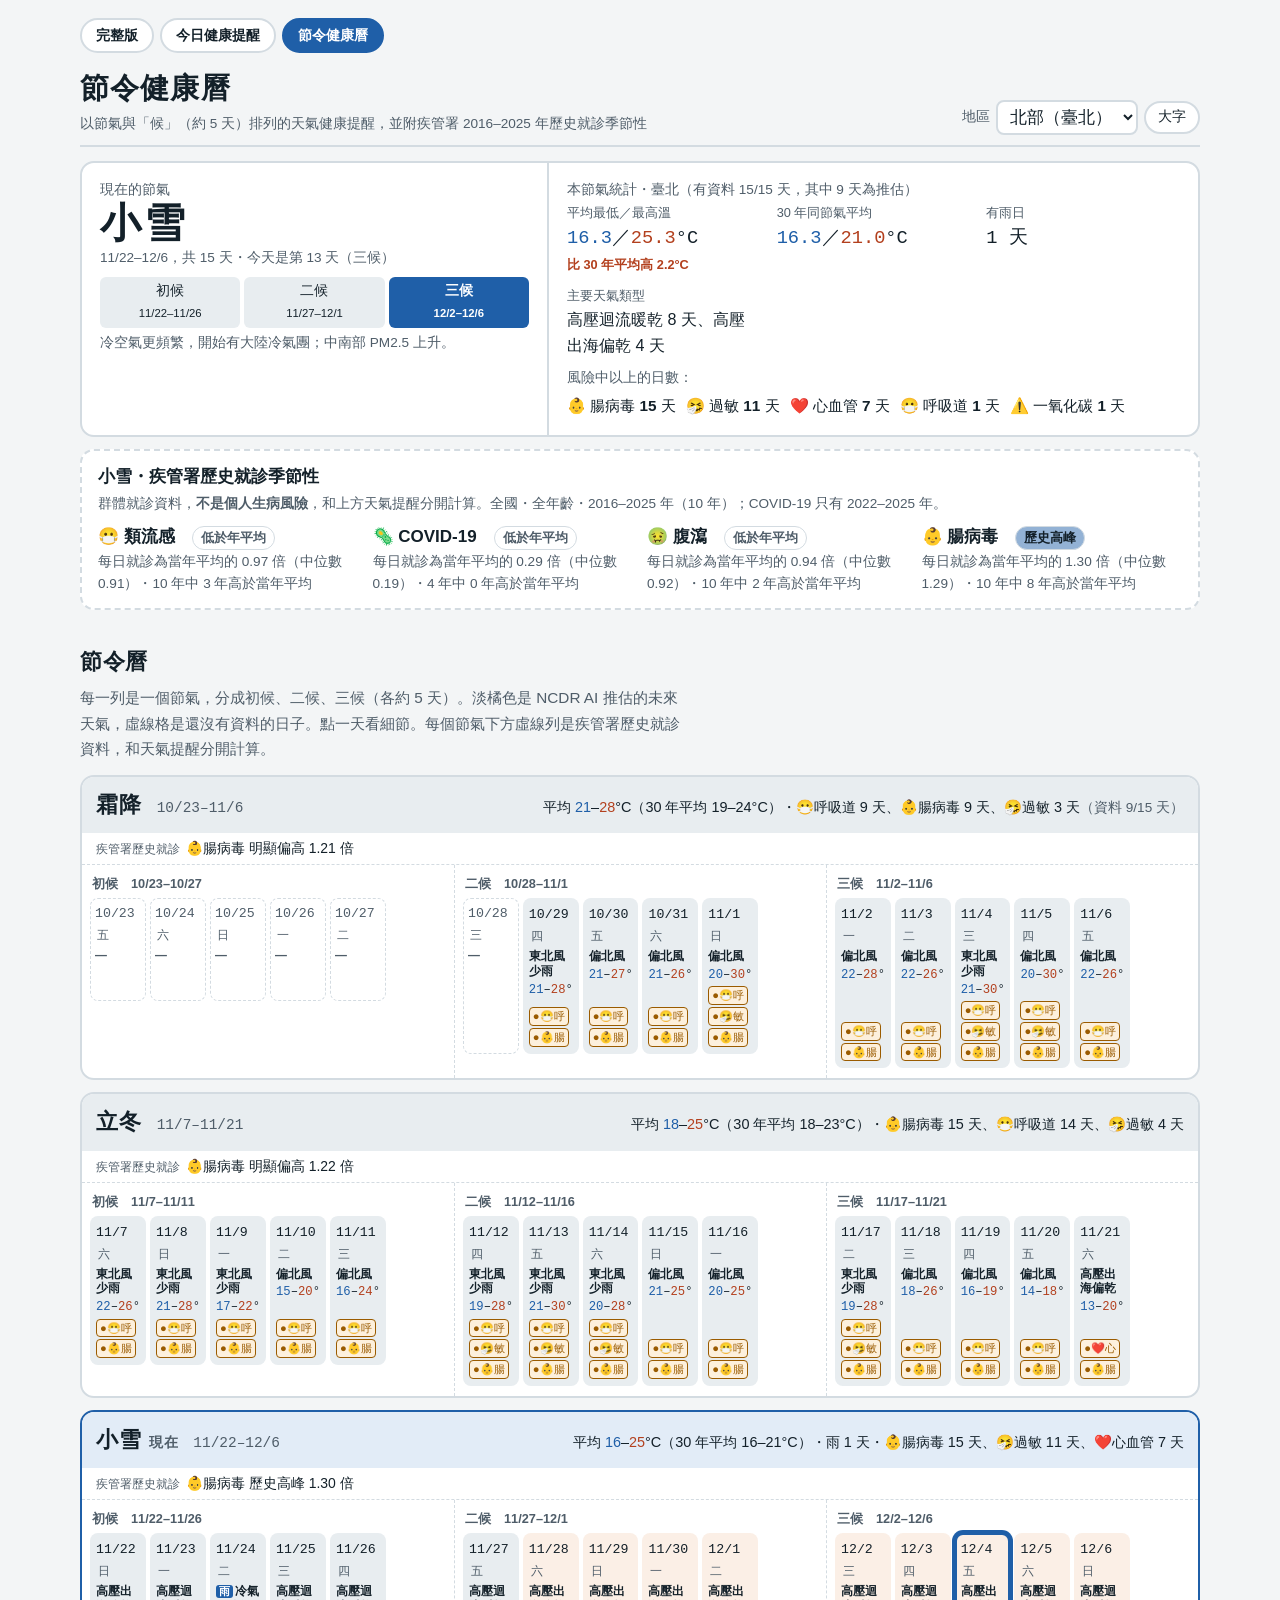
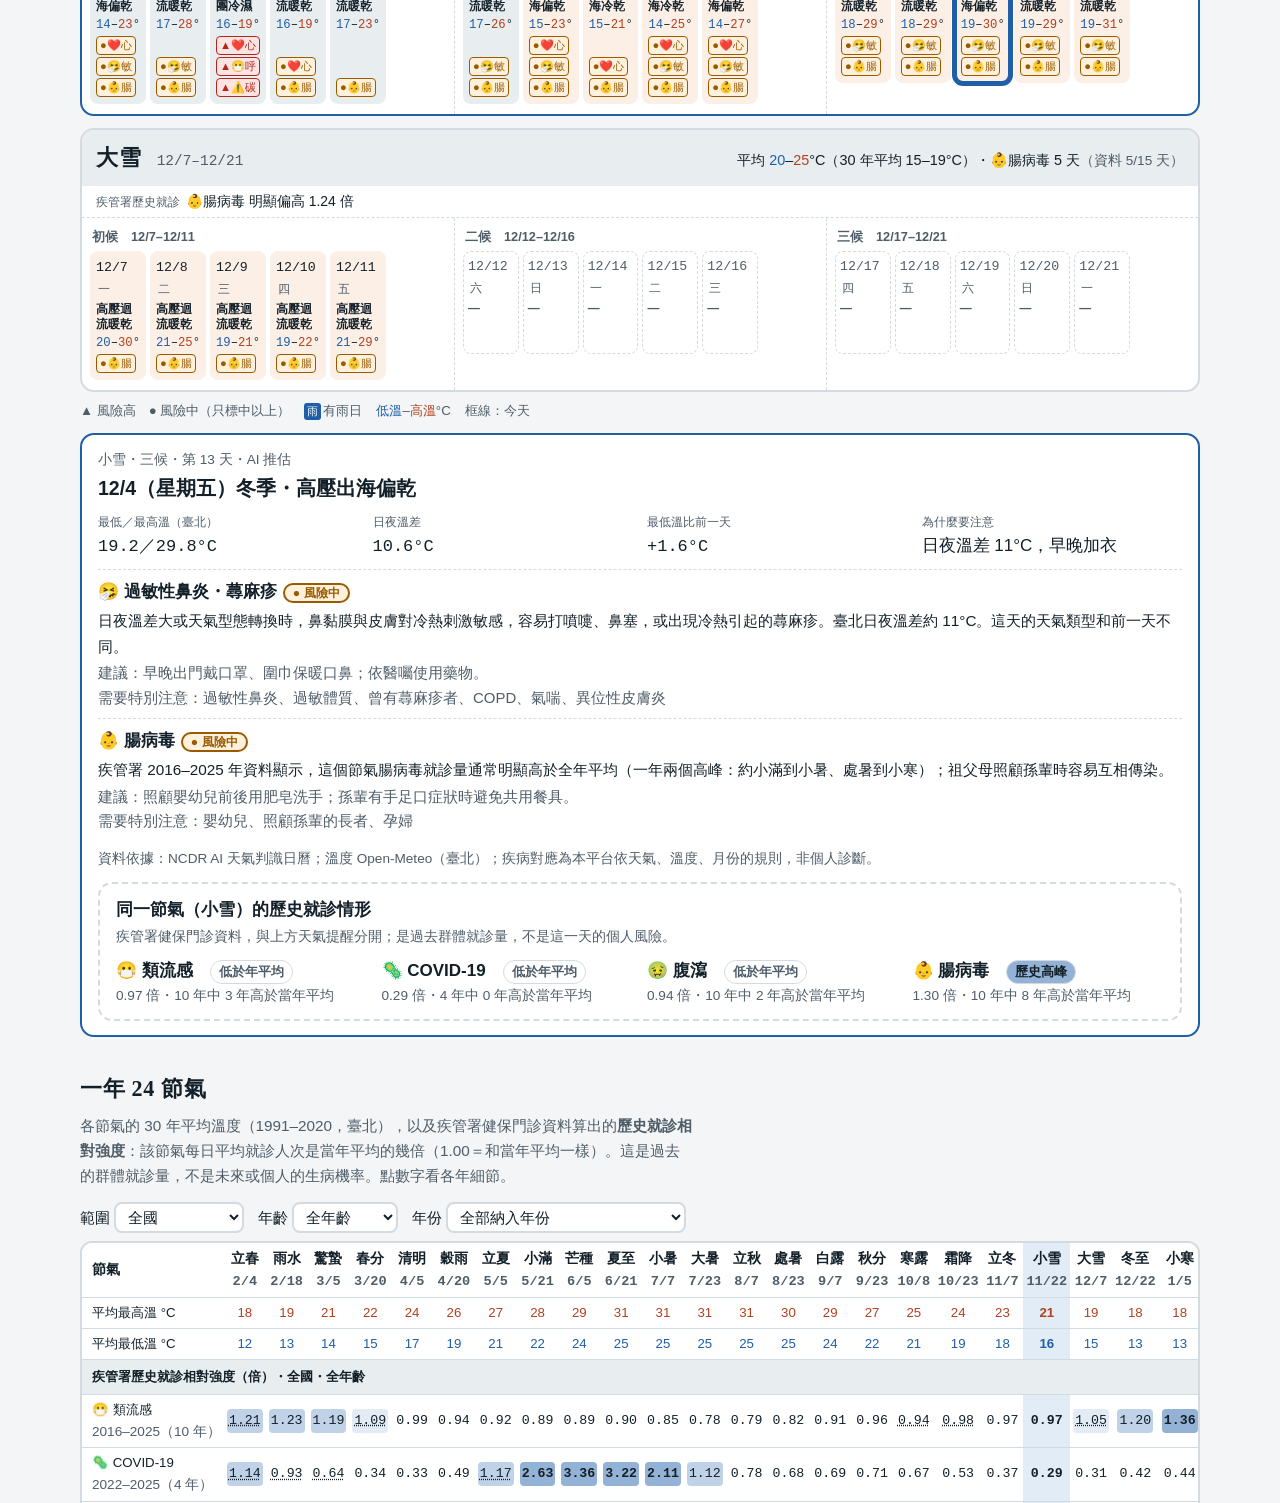
<file: jieqi_health_web/site/v4/index.html>
<!doctype html>
<html lang="zh-Hant-TW">
<head>
<meta charset="utf-8">
<meta http-equiv="refresh" content="0; url=../v3/">
<link rel="canonical" href="../v3/">
<title>節令健康曆</title>
</head>
<body>
<p>「節令曆＋疾管署歷史」已併入<a href="../v3/">節令健康曆</a>，正在轉到新網址…</p>
</body>
</html>
</file>
